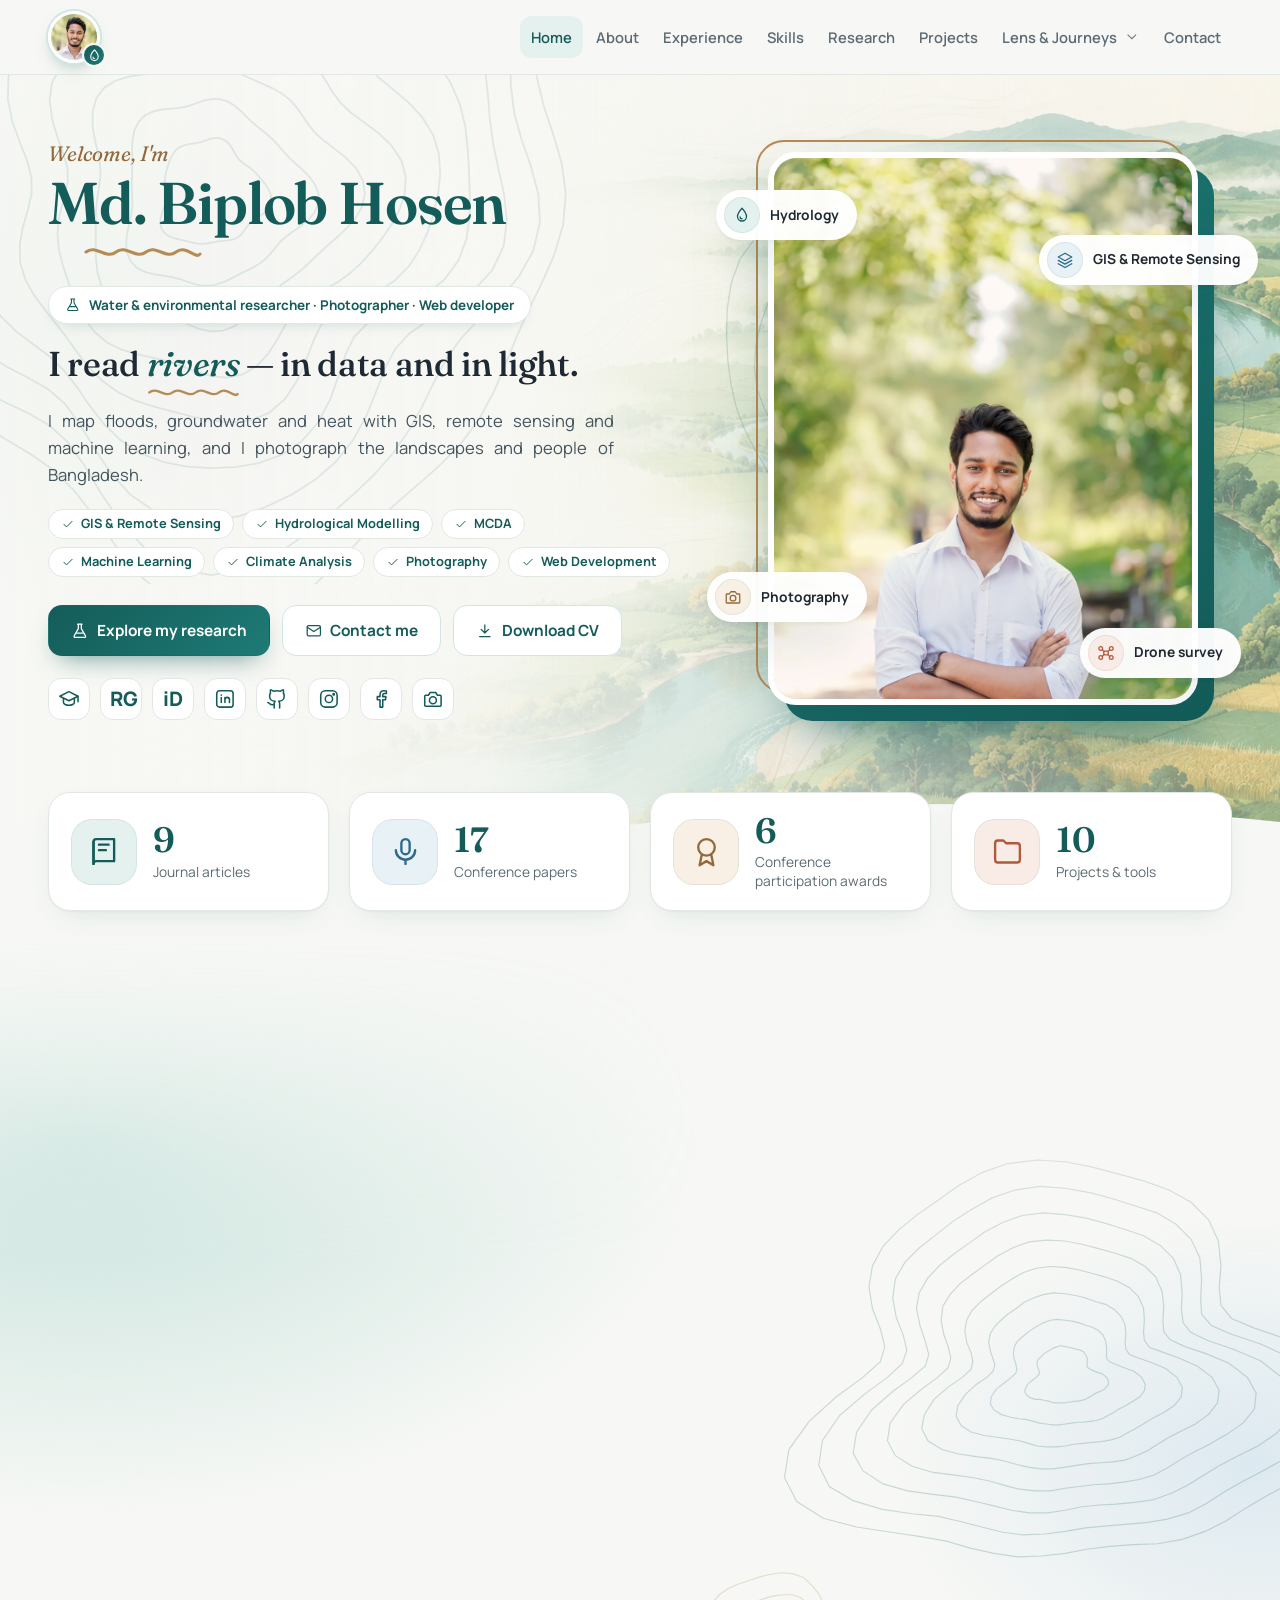
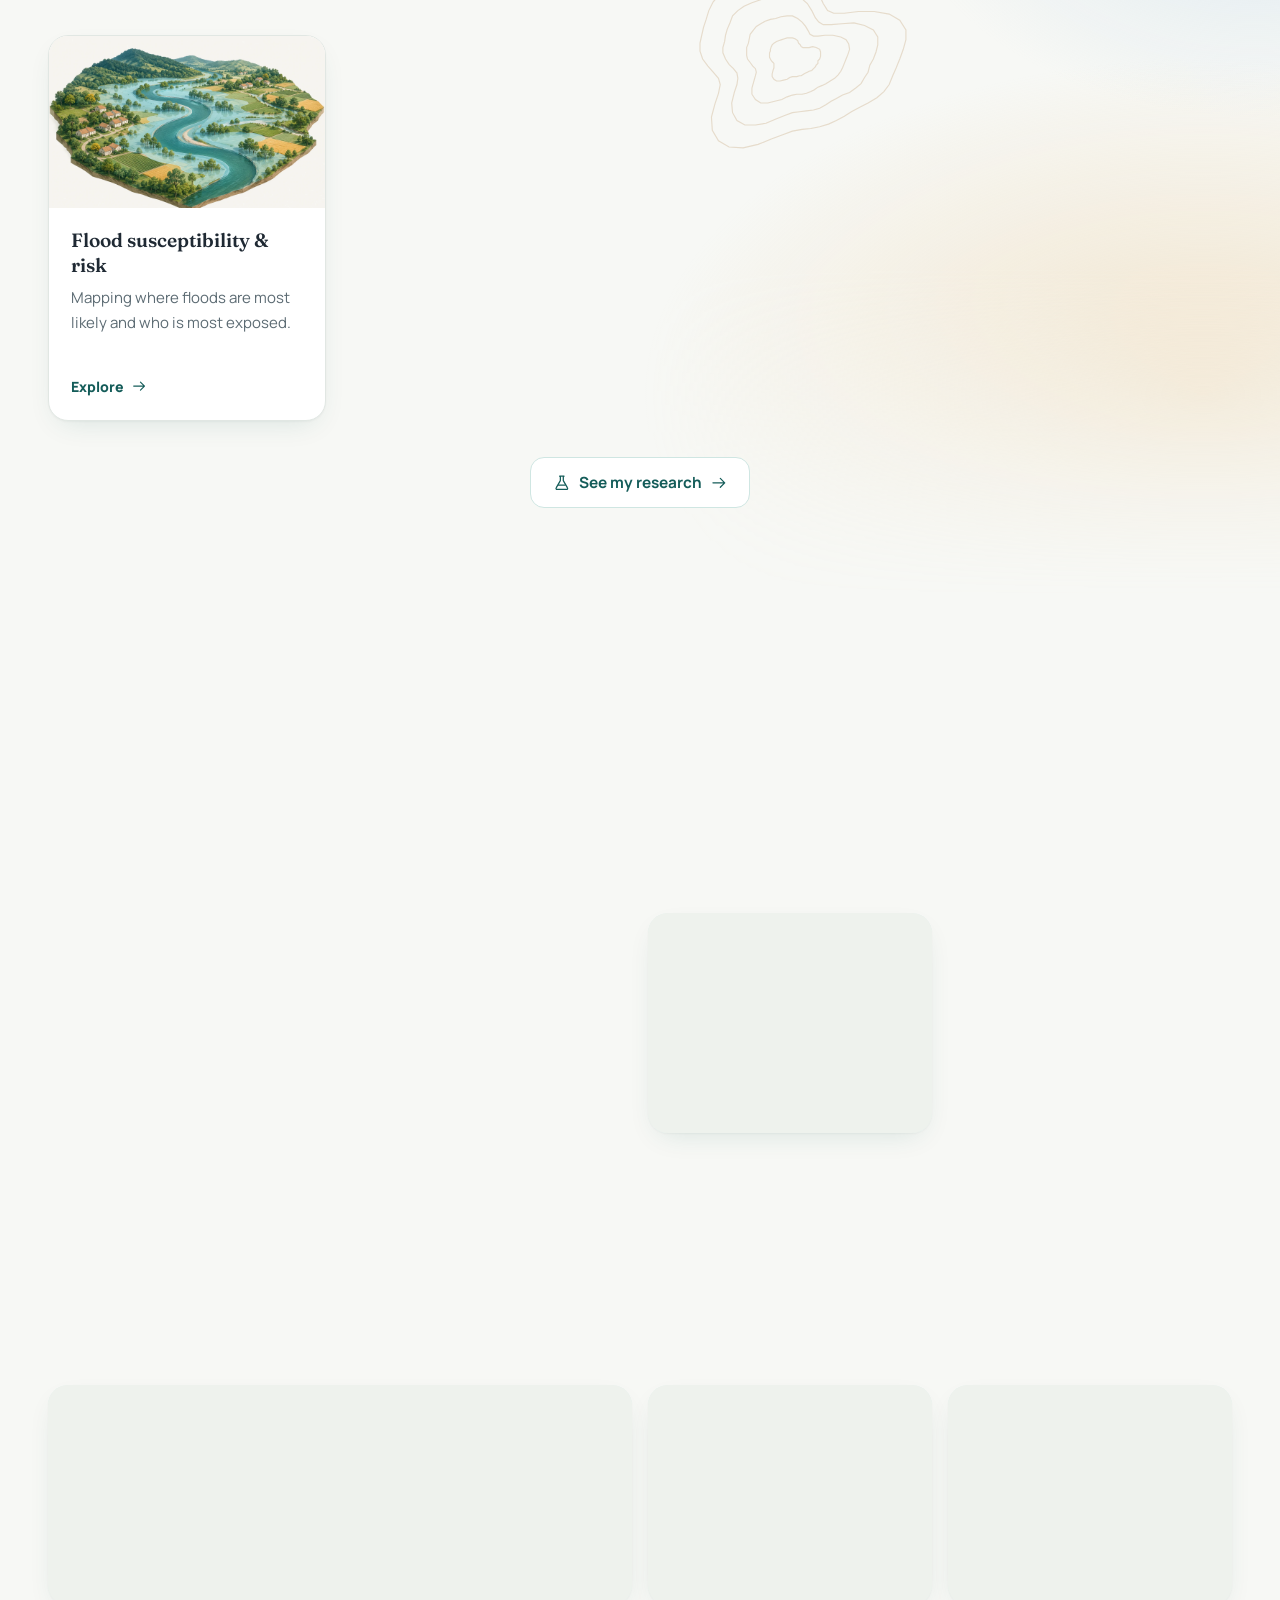
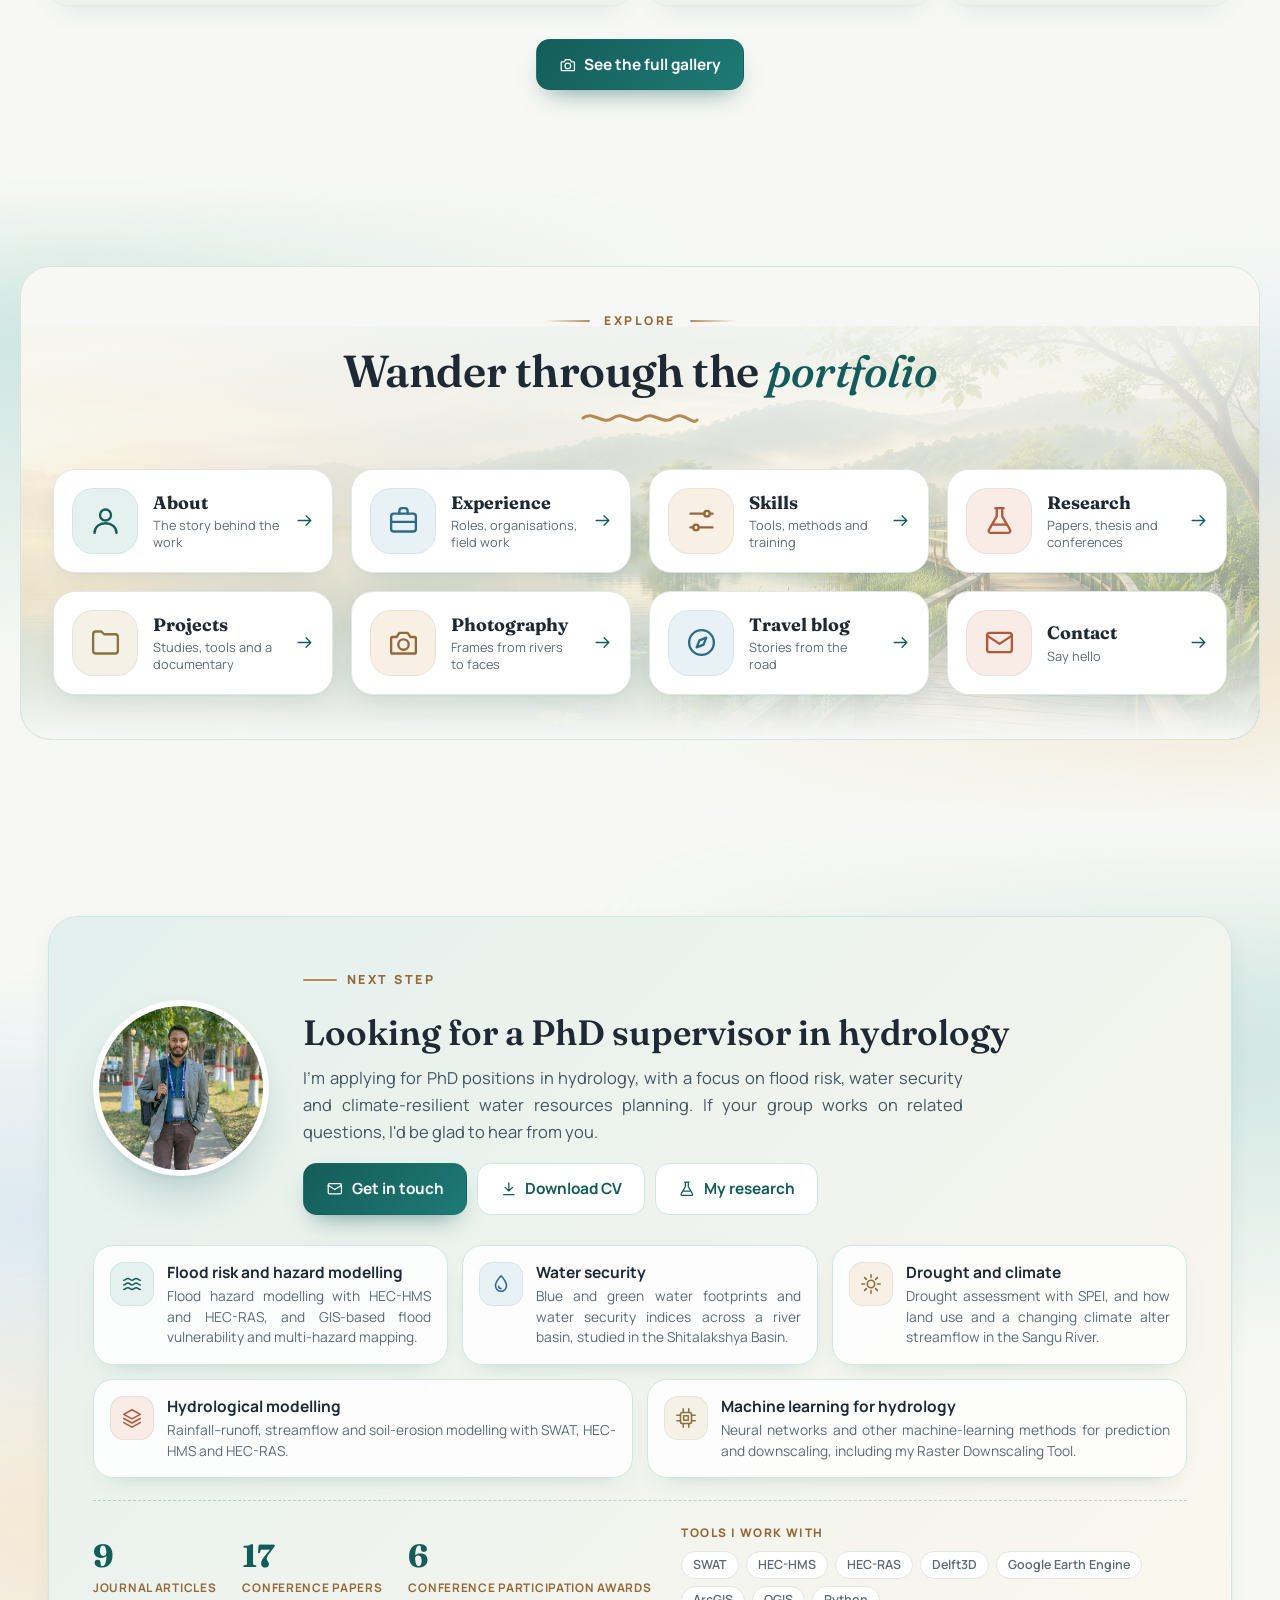
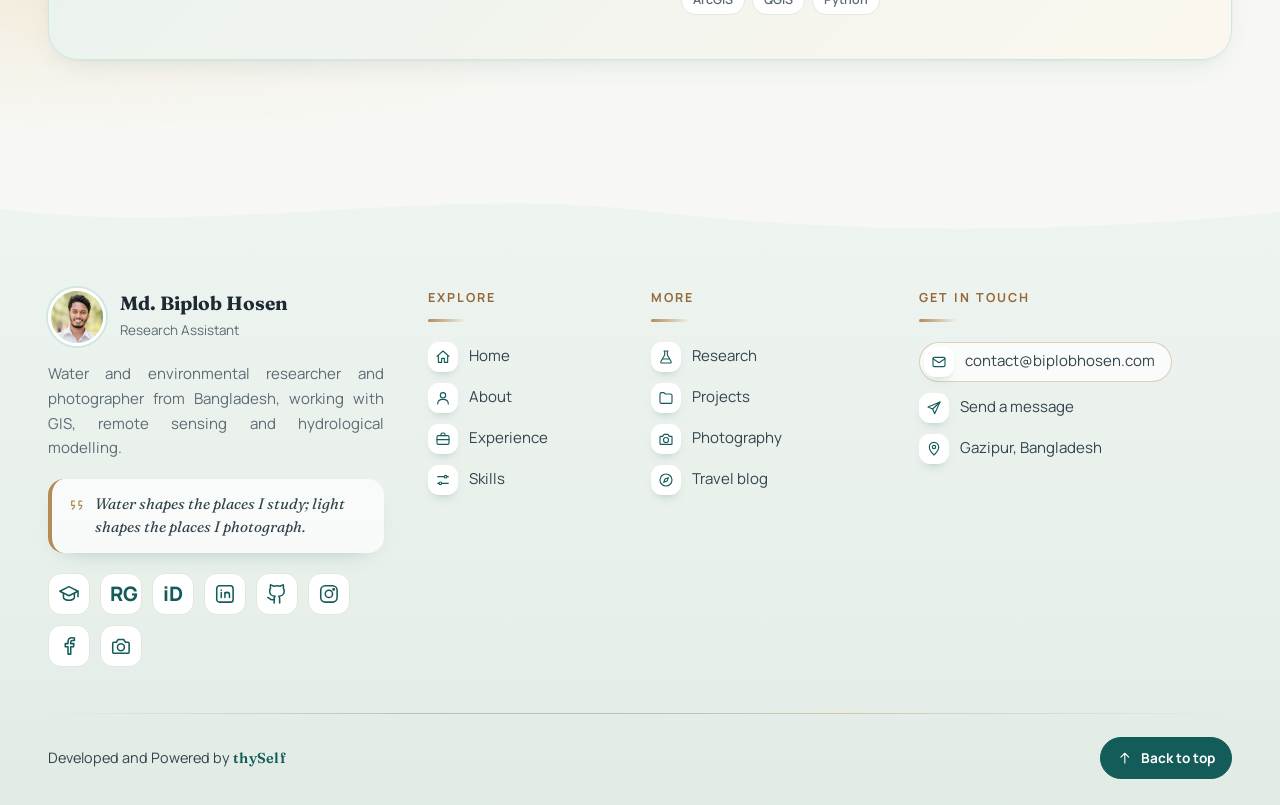
<file: index.html>
<!DOCTYPE html>
<html lang="en">
<head>
<meta charset="utf-8">
<meta name="viewport" content="width=device-width,initial-scale=1">
<title>Md. Biplob Hosen — Water & Environmental Researcher | Photographer</title>
<meta name="description" content="Research Assistant in water and environmental management. GIS, remote sensing and hydrological modelling in Bangladesh. Open to PhD positions.">
<meta property="og:type" content="website">
<meta property="og:title" content="Md. Biplob Hosen — Water & Environmental Researcher | Photographer">
<meta property="og:description" content="Research Assistant in water and environmental management. GIS, remote sensing and hydrological modelling in Bangladesh. Open to PhD positions.">
<meta property="og:image" content="https://biplobhosen.com/photos/og.jpg">
<meta property="og:url" content="https://biplobhosen.com/">
<link rel="canonical" href="https://biplobhosen.com/">
<meta name="twitter:card" content="summary_large_image">
<meta name="theme-color" content="#F7F8F5">
<link rel="icon" type="image/png" sizes="64x64" href="favicon.png">
<link rel="icon" type="image/png" sizes="32x32" href="favicon-32.png">
<link rel="shortcut icon" href="favicon.ico">
<link rel="apple-touch-icon" href="apple-touch-icon.png">
<link rel="preconnect" href="https://fonts.googleapis.com">
<link rel="preconnect" href="https://fonts.gstatic.com" crossorigin>
<link href="https://fonts.googleapis.com/css2?family=Fraunces:ital,opsz,wght@0,9..144,500;0,9..144,600;1,9..144,500&family=Manrope:wght@400;500;600;700;800&family=Noto+Serif+Bengali:wght@400;600&display=swap" rel="stylesheet">
<link rel="stylesheet" href="style.css?v=19">
<link rel="stylesheet" href="upgrade.css?v=19">
<link rel="stylesheet" href="backgrounds.css?v=19">
<script type="application/ld+json">{"@context": "https://schema.org", "@type": "Person", "name": "Md. Biplob Hosen", "jobTitle": "Research Assistant", "email": "mailto:contact@biplobhosen.com", "url": "https://biplobhosen.com/", "address": {"@type": "PostalAddress", "addressLocality": "Gazipur", "addressCountry": "BD"}, "affiliation": {"@type": "CollegeOrUniversity", "name": "Dhaka University of Engineering & Technology"}, "knowsAbout": ["Hydrology", "GIS", "Remote sensing", "Flood risk", "Groundwater", "Web development"], "sameAs": ["https://scholar.google.com/citations?user=9BasENkAAAAJ", "https://orcid.org/0009-0002-4502-288X", "https://www.researchgate.net/profile/Md-Biplob-Hosen-3"]}</script>
</head>
<body data-page="home">
<div id="nav"></div>
<a class="skip-link" href="#app">Skip to content</a>
<main id="app" tabindex="-1"></main>
<div id="foot"></div>
<noscript><p style="padding:40px;text-align:center">Please enable JavaScript to view this site.</p></noscript>
<script src="content.js?v=19"></script>
<script src="visuals.js?v=19"></script>
<script src="art.js?v=19"></script>
<script src="app.js?v=19"></script>
<script src="pages1.js?v=19"></script>
<script src="pages2.js?v=19"></script>
<script src="pages3.js?v=19"></script>
<script src="assets/scenes/manifest.js?v=19"></script>
<script src="backgrounds.js?v=19"></script>
<script src="links.js?v=19"></script>
</body>
</html>
</file>
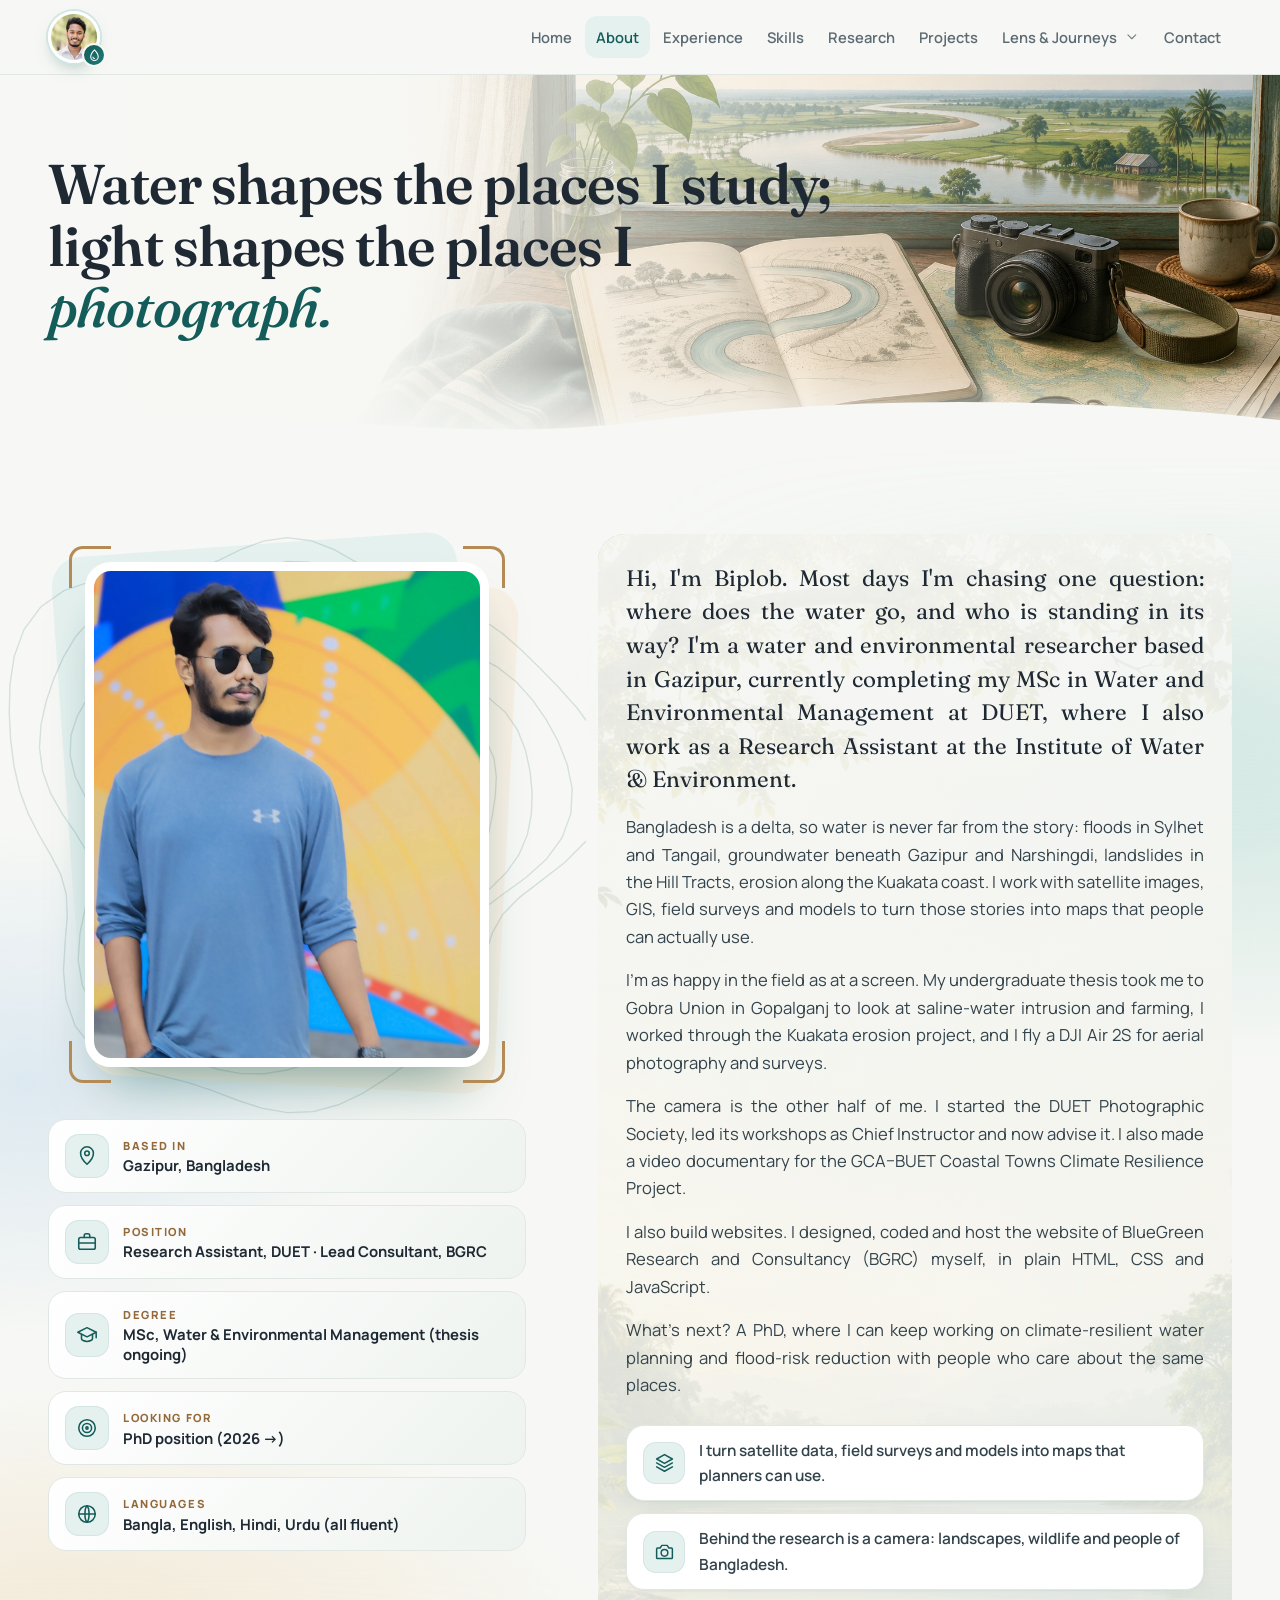
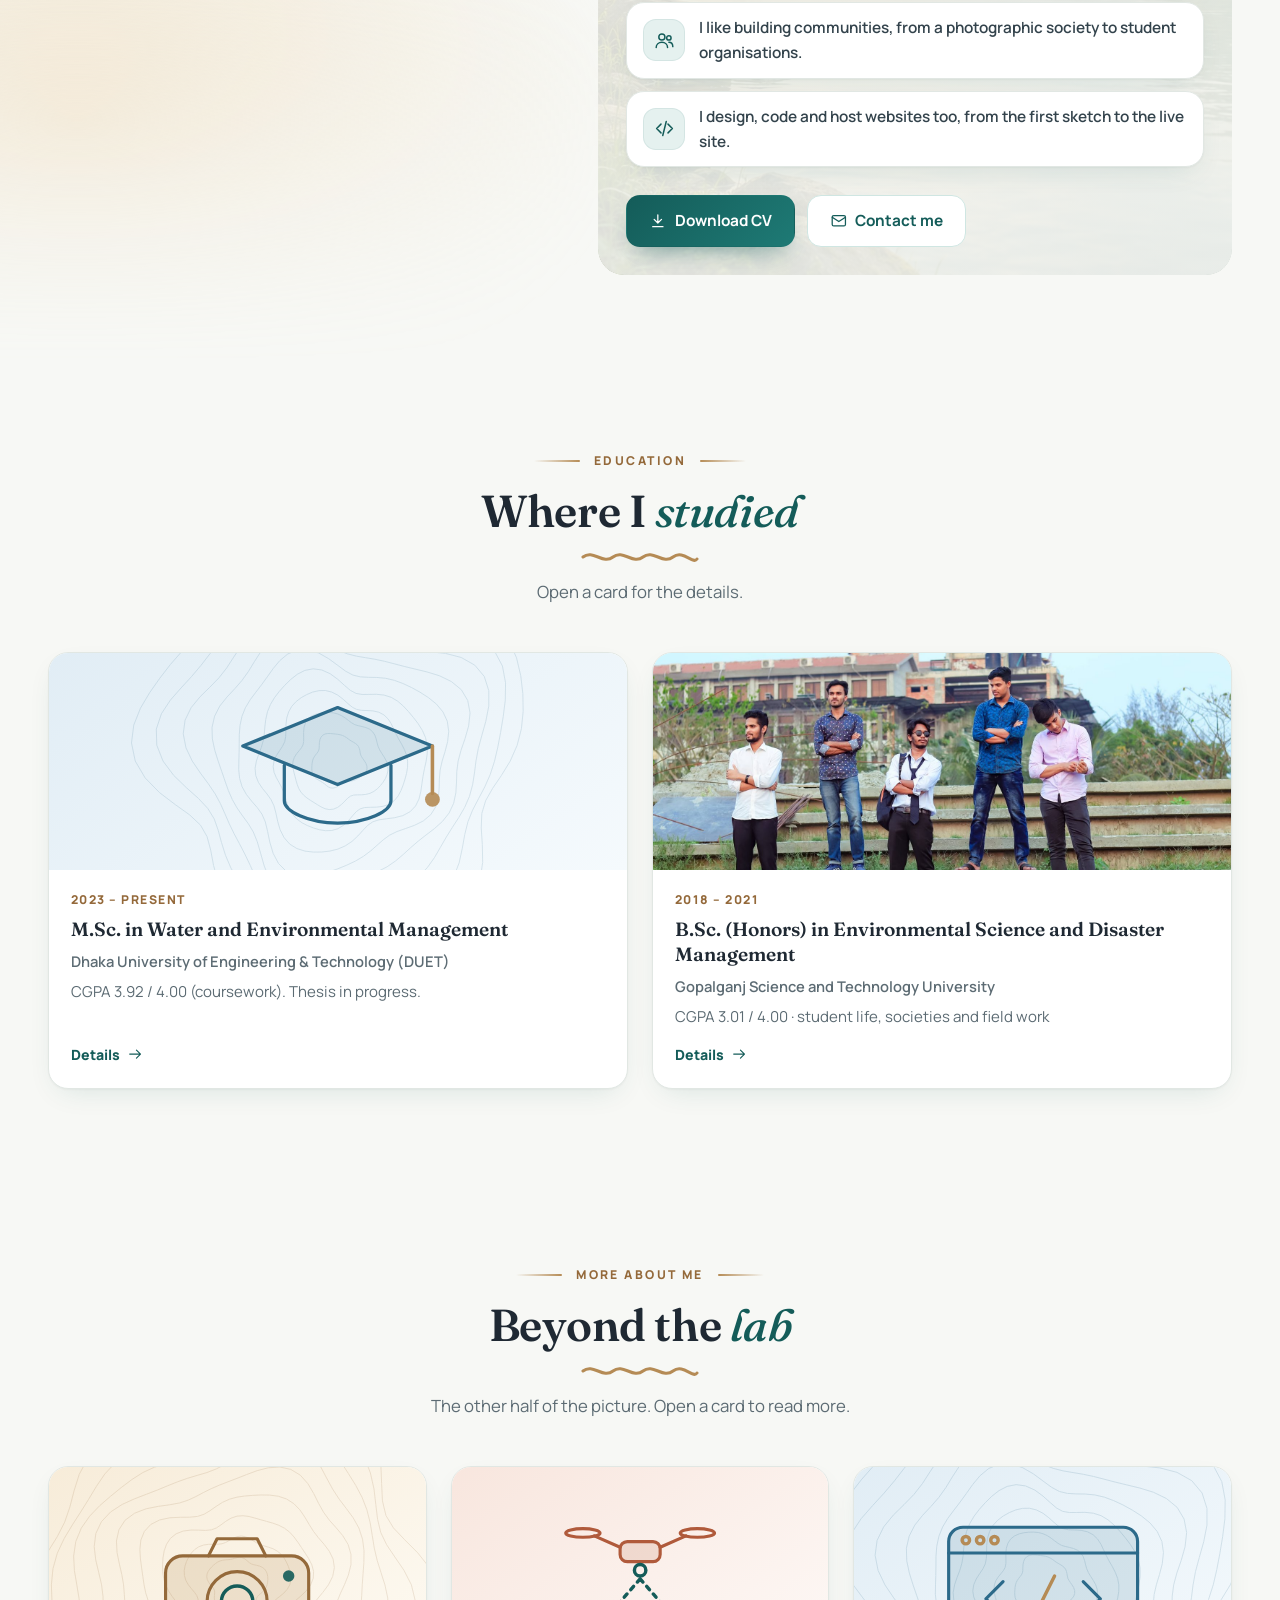
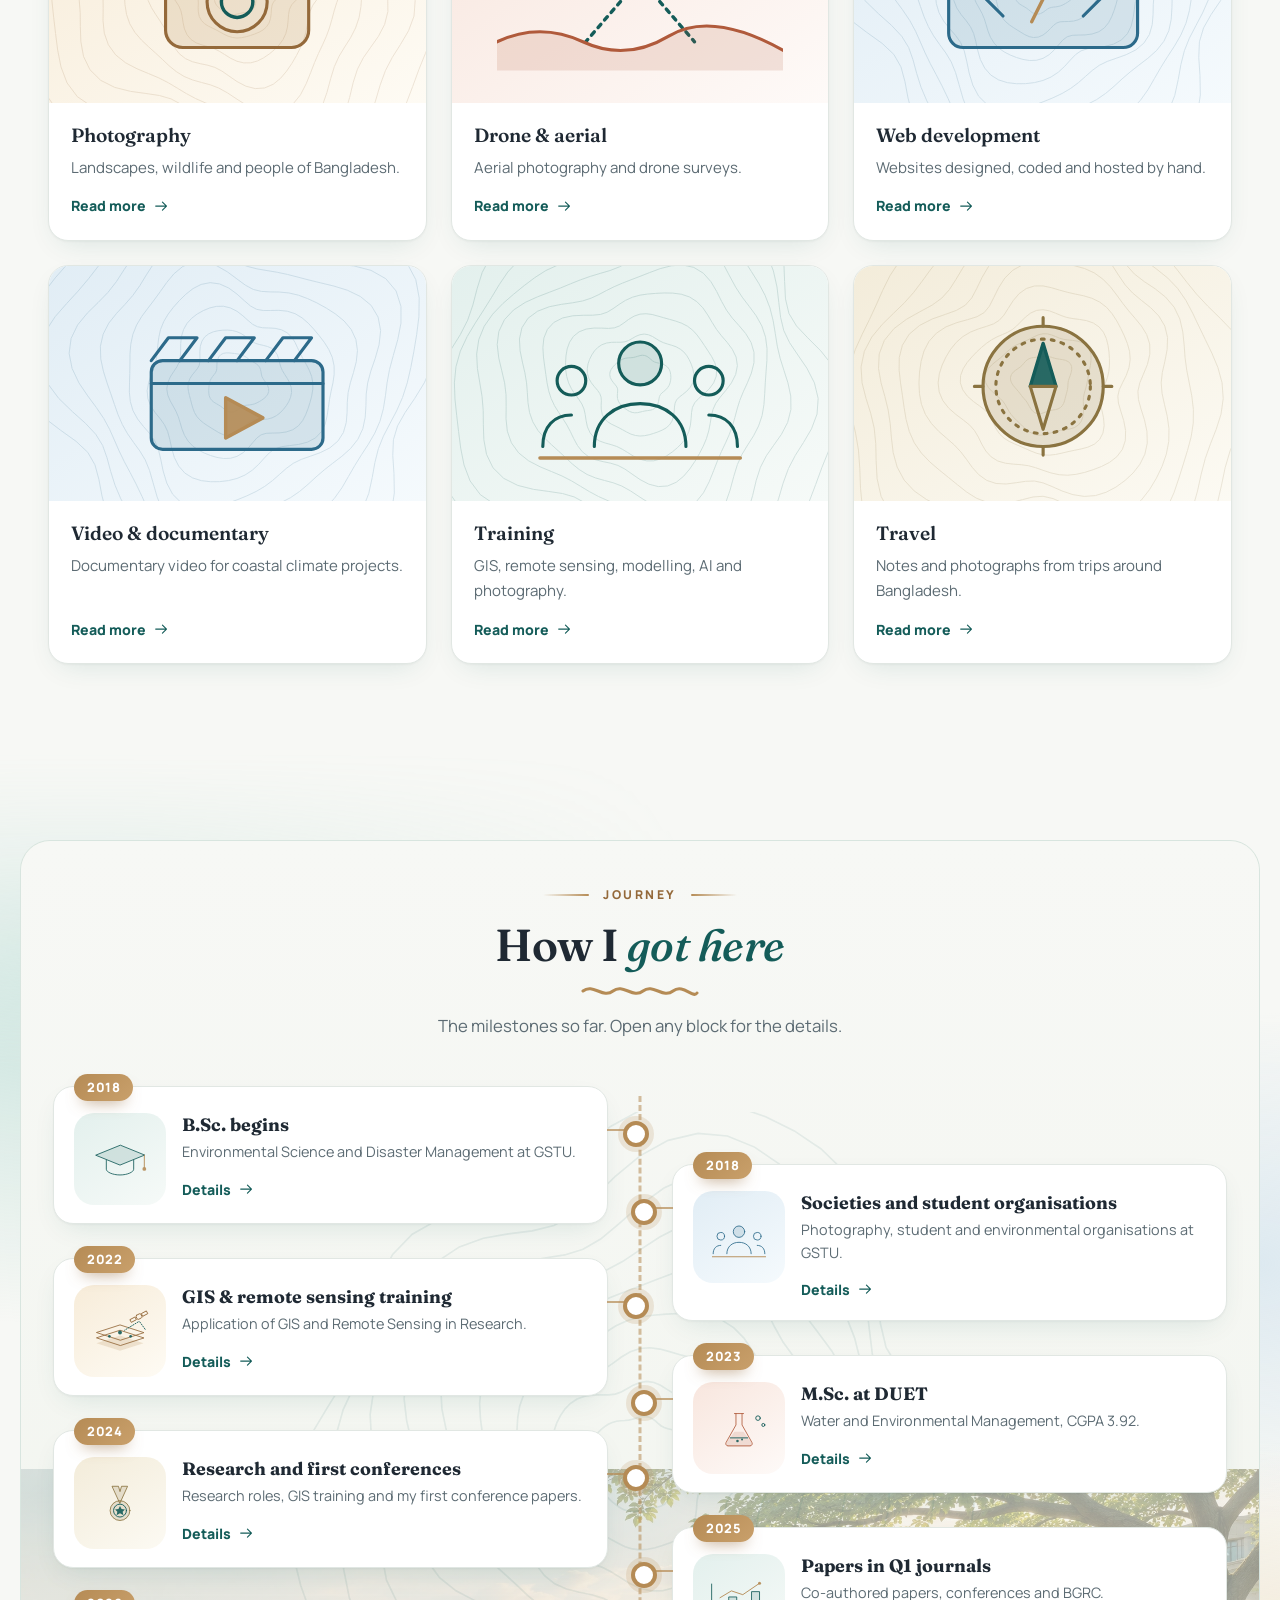
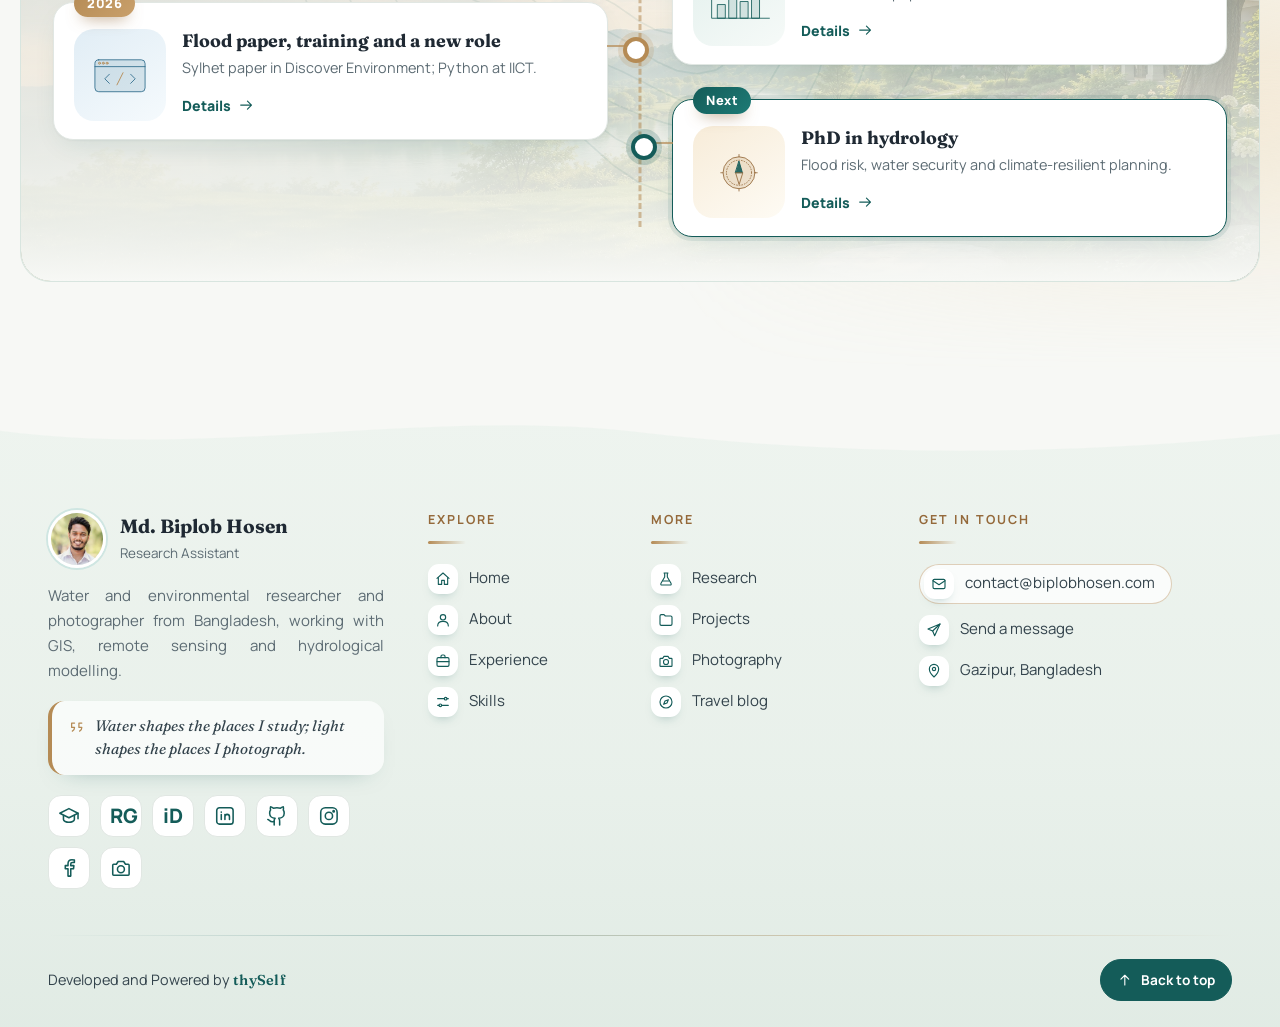
<file: about.html>
<!DOCTYPE html>
<html lang="en">
<head>
<meta charset="utf-8">
<meta name="viewport" content="width=device-width,initial-scale=1">
<title>About — Md. Biplob Hosen</title>
<meta name="description" content="The story, education and journey of Md. Biplob Hosen, water and environmental researcher and photographer from Bangladesh.">
<meta property="og:type" content="website">
<meta property="og:title" content="About — Md. Biplob Hosen">
<meta property="og:description" content="The story, education and journey of Md. Biplob Hosen, water and environmental researcher and photographer from Bangladesh.">
<meta property="og:image" content="https://biplobhosen.com/photos/og.jpg">
<meta property="og:url" content="https://biplobhosen.com/about">
<link rel="canonical" href="https://biplobhosen.com/about">
<meta name="twitter:card" content="summary_large_image">
<meta name="theme-color" content="#F7F8F5">
<link rel="icon" type="image/png" sizes="64x64" href="favicon.png">
<link rel="icon" type="image/png" sizes="32x32" href="favicon-32.png">
<link rel="shortcut icon" href="favicon.ico">
<link rel="apple-touch-icon" href="apple-touch-icon.png">
<link rel="preconnect" href="https://fonts.googleapis.com">
<link rel="preconnect" href="https://fonts.gstatic.com" crossorigin>
<link href="https://fonts.googleapis.com/css2?family=Fraunces:ital,opsz,wght@0,9..144,500;0,9..144,600;1,9..144,500&family=Manrope:wght@400;500;600;700;800&family=Noto+Serif+Bengali:wght@400;600&display=swap" rel="stylesheet">
<link rel="stylesheet" href="style.css?v=19">
<link rel="stylesheet" href="upgrade.css?v=19">
<link rel="stylesheet" href="backgrounds.css?v=19">
<script type="application/ld+json">{"@context": "https://schema.org", "@type": "Person", "name": "Md. Biplob Hosen", "jobTitle": "Research Assistant", "email": "mailto:contact@biplobhosen.com", "url": "https://biplobhosen.com/", "address": {"@type": "PostalAddress", "addressLocality": "Gazipur", "addressCountry": "BD"}, "affiliation": {"@type": "CollegeOrUniversity", "name": "Dhaka University of Engineering & Technology"}, "knowsAbout": ["Hydrology", "GIS", "Remote sensing", "Flood risk", "Groundwater", "Web development"], "sameAs": ["https://scholar.google.com/citations?user=9BasENkAAAAJ", "https://orcid.org/0009-0002-4502-288X", "https://www.researchgate.net/profile/Md-Biplob-Hosen-3"]}</script>
</head>
<body data-page="about">
<div id="nav"></div>
<a class="skip-link" href="#app">Skip to content</a>
<main id="app" tabindex="-1"></main>
<div id="foot"></div>
<noscript><p style="padding:40px;text-align:center">Please enable JavaScript to view this site.</p></noscript>
<script src="content.js?v=19"></script>
<script src="visuals.js?v=19"></script>
<script src="art.js?v=19"></script>
<script src="app.js?v=19"></script>
<script src="pages1.js?v=19"></script>
<script src="pages2.js?v=19"></script>
<script src="pages3.js?v=19"></script>
<script src="assets/scenes/manifest.js?v=19"></script>
<script src="backgrounds.js?v=19"></script>
<script src="links.js?v=19"></script>
</body>
</html>
</file>
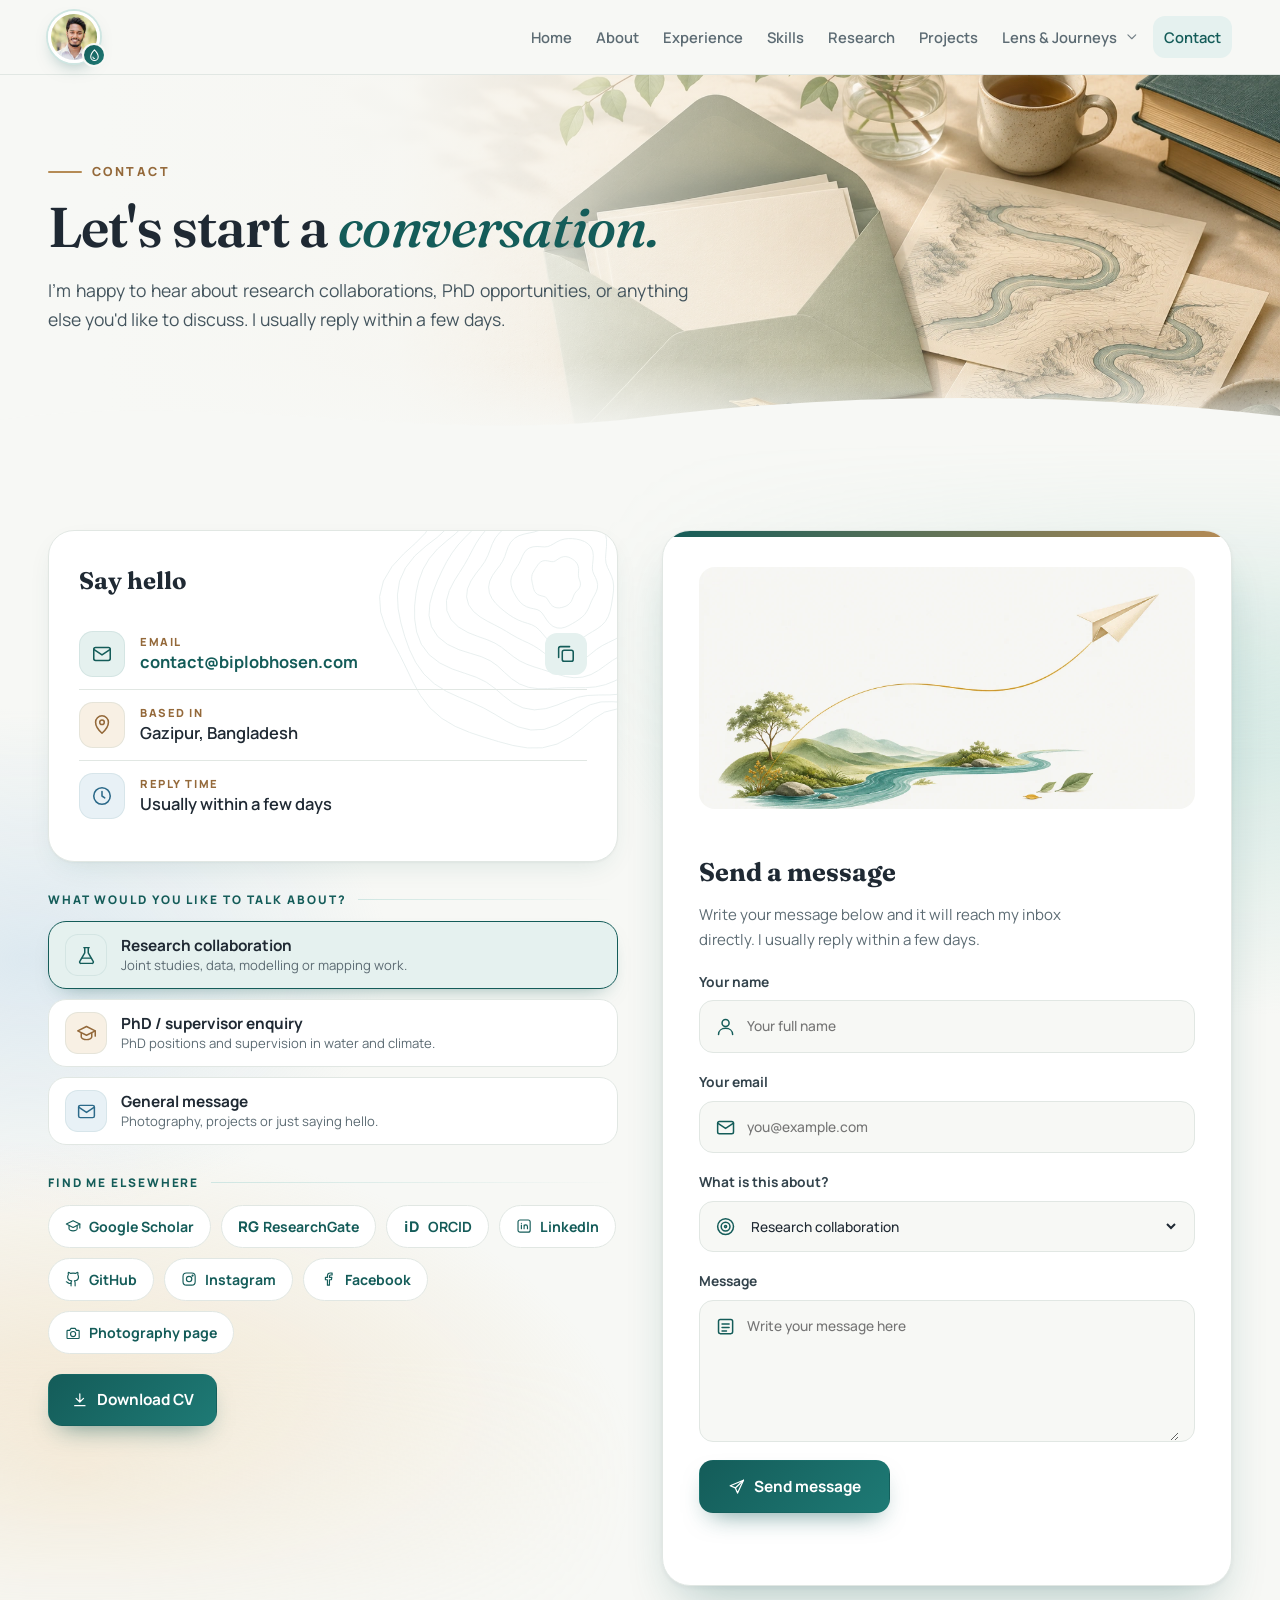
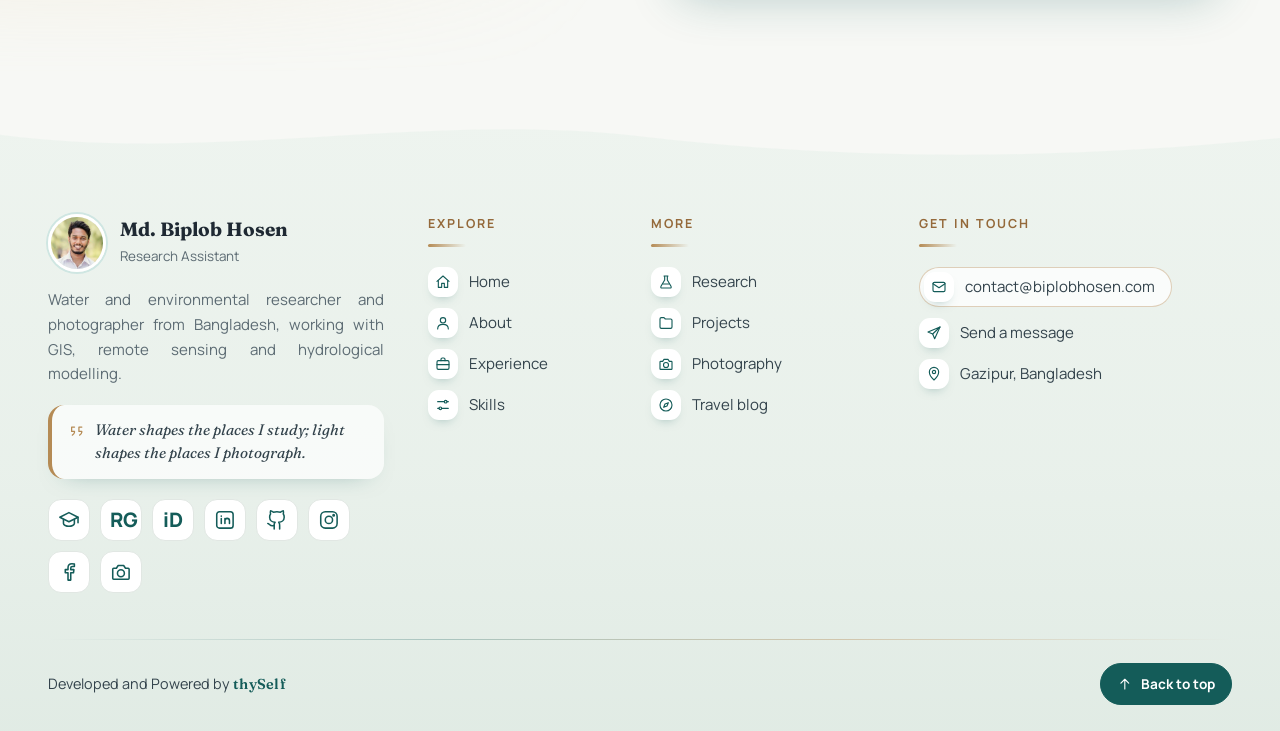
<file: contact.html>
<!DOCTYPE html>
<html lang="en">
<head>
<meta charset="utf-8">
<meta name="viewport" content="width=device-width,initial-scale=1">
<title>Contact — Md. Biplob Hosen</title>
<meta name="description" content="Get in touch about research collaboration, PhD opportunities or general enquiries.">
<meta property="og:type" content="website">
<meta property="og:title" content="Contact — Md. Biplob Hosen">
<meta property="og:description" content="Get in touch about research collaboration, PhD opportunities or general enquiries.">
<meta property="og:image" content="https://biplobhosen.com/photos/og.jpg">
<meta property="og:url" content="https://biplobhosen.com/contact">
<link rel="canonical" href="https://biplobhosen.com/contact">
<meta name="twitter:card" content="summary_large_image">
<meta name="theme-color" content="#F7F8F5">
<link rel="icon" type="image/png" sizes="64x64" href="favicon.png">
<link rel="icon" type="image/png" sizes="32x32" href="favicon-32.png">
<link rel="shortcut icon" href="favicon.ico">
<link rel="apple-touch-icon" href="apple-touch-icon.png">
<link rel="preconnect" href="https://fonts.googleapis.com">
<link rel="preconnect" href="https://fonts.gstatic.com" crossorigin>
<link href="https://fonts.googleapis.com/css2?family=Fraunces:ital,opsz,wght@0,9..144,500;0,9..144,600;1,9..144,500&family=Manrope:wght@400;500;600;700;800&family=Noto+Serif+Bengali:wght@400;600&display=swap" rel="stylesheet">
<link rel="stylesheet" href="style.css?v=19">
<link rel="stylesheet" href="upgrade.css?v=19">
<link rel="stylesheet" href="backgrounds.css?v=19">
<script type="application/ld+json">{"@context": "https://schema.org", "@type": "Person", "name": "Md. Biplob Hosen", "jobTitle": "Research Assistant", "email": "mailto:contact@biplobhosen.com", "url": "https://biplobhosen.com/", "address": {"@type": "PostalAddress", "addressLocality": "Gazipur", "addressCountry": "BD"}, "affiliation": {"@type": "CollegeOrUniversity", "name": "Dhaka University of Engineering & Technology"}, "knowsAbout": ["Hydrology", "GIS", "Remote sensing", "Flood risk", "Groundwater", "Web development"], "sameAs": ["https://scholar.google.com/citations?user=9BasENkAAAAJ", "https://orcid.org/0009-0002-4502-288X", "https://www.researchgate.net/profile/Md-Biplob-Hosen-3"]}</script>
</head>
<body data-page="contact">
<div id="nav"></div>
<a class="skip-link" href="#app">Skip to content</a>
<main id="app" tabindex="-1"></main>
<div id="foot"></div>
<noscript><p style="padding:40px;text-align:center">Please enable JavaScript to view this site.</p></noscript>
<script src="content.js?v=19"></script>
<script src="visuals.js?v=19"></script>
<script src="art.js?v=19"></script>
<script src="app.js?v=19"></script>
<script src="pages1.js?v=19"></script>
<script src="pages2.js?v=19"></script>
<script src="pages3.js?v=19"></script>
<script src="assets/scenes/manifest.js?v=19"></script>
<script src="backgrounds.js?v=19"></script>
<script src="links.js?v=19"></script>
</body>
</html>
</file>
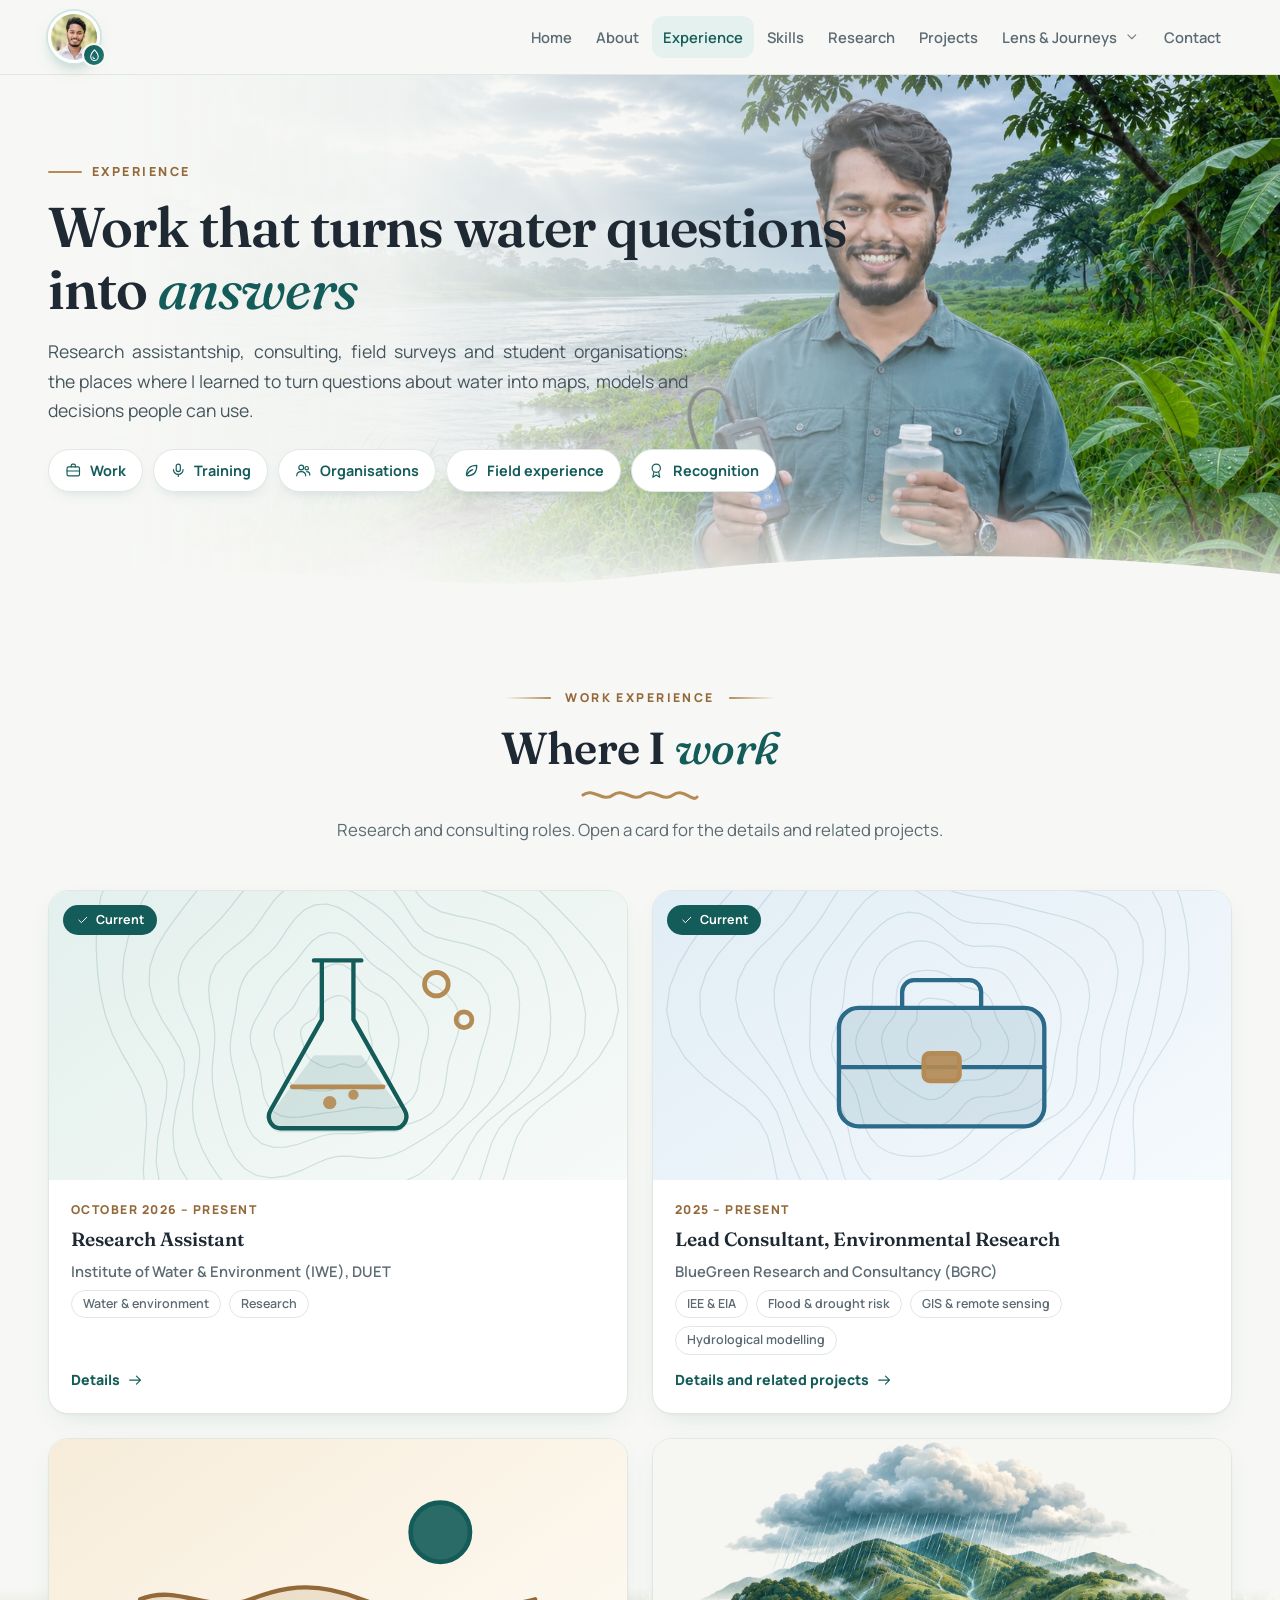
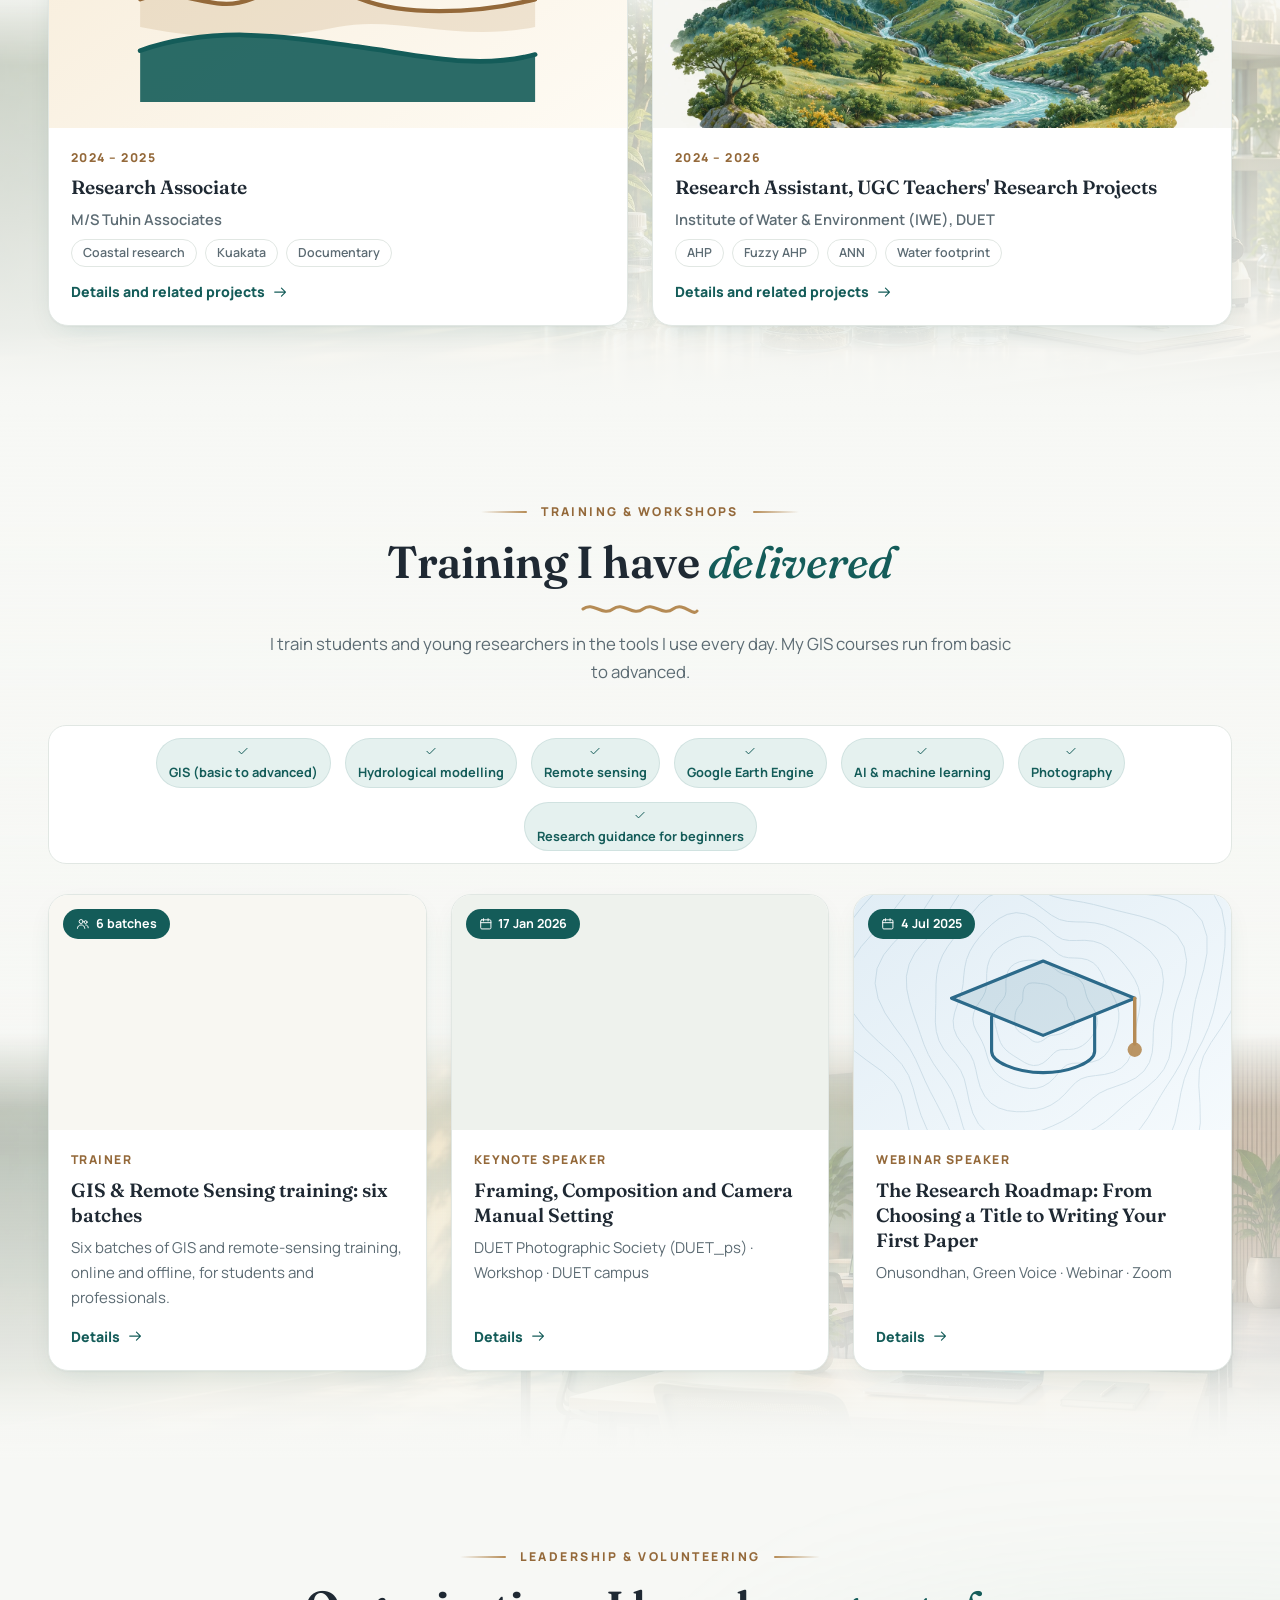
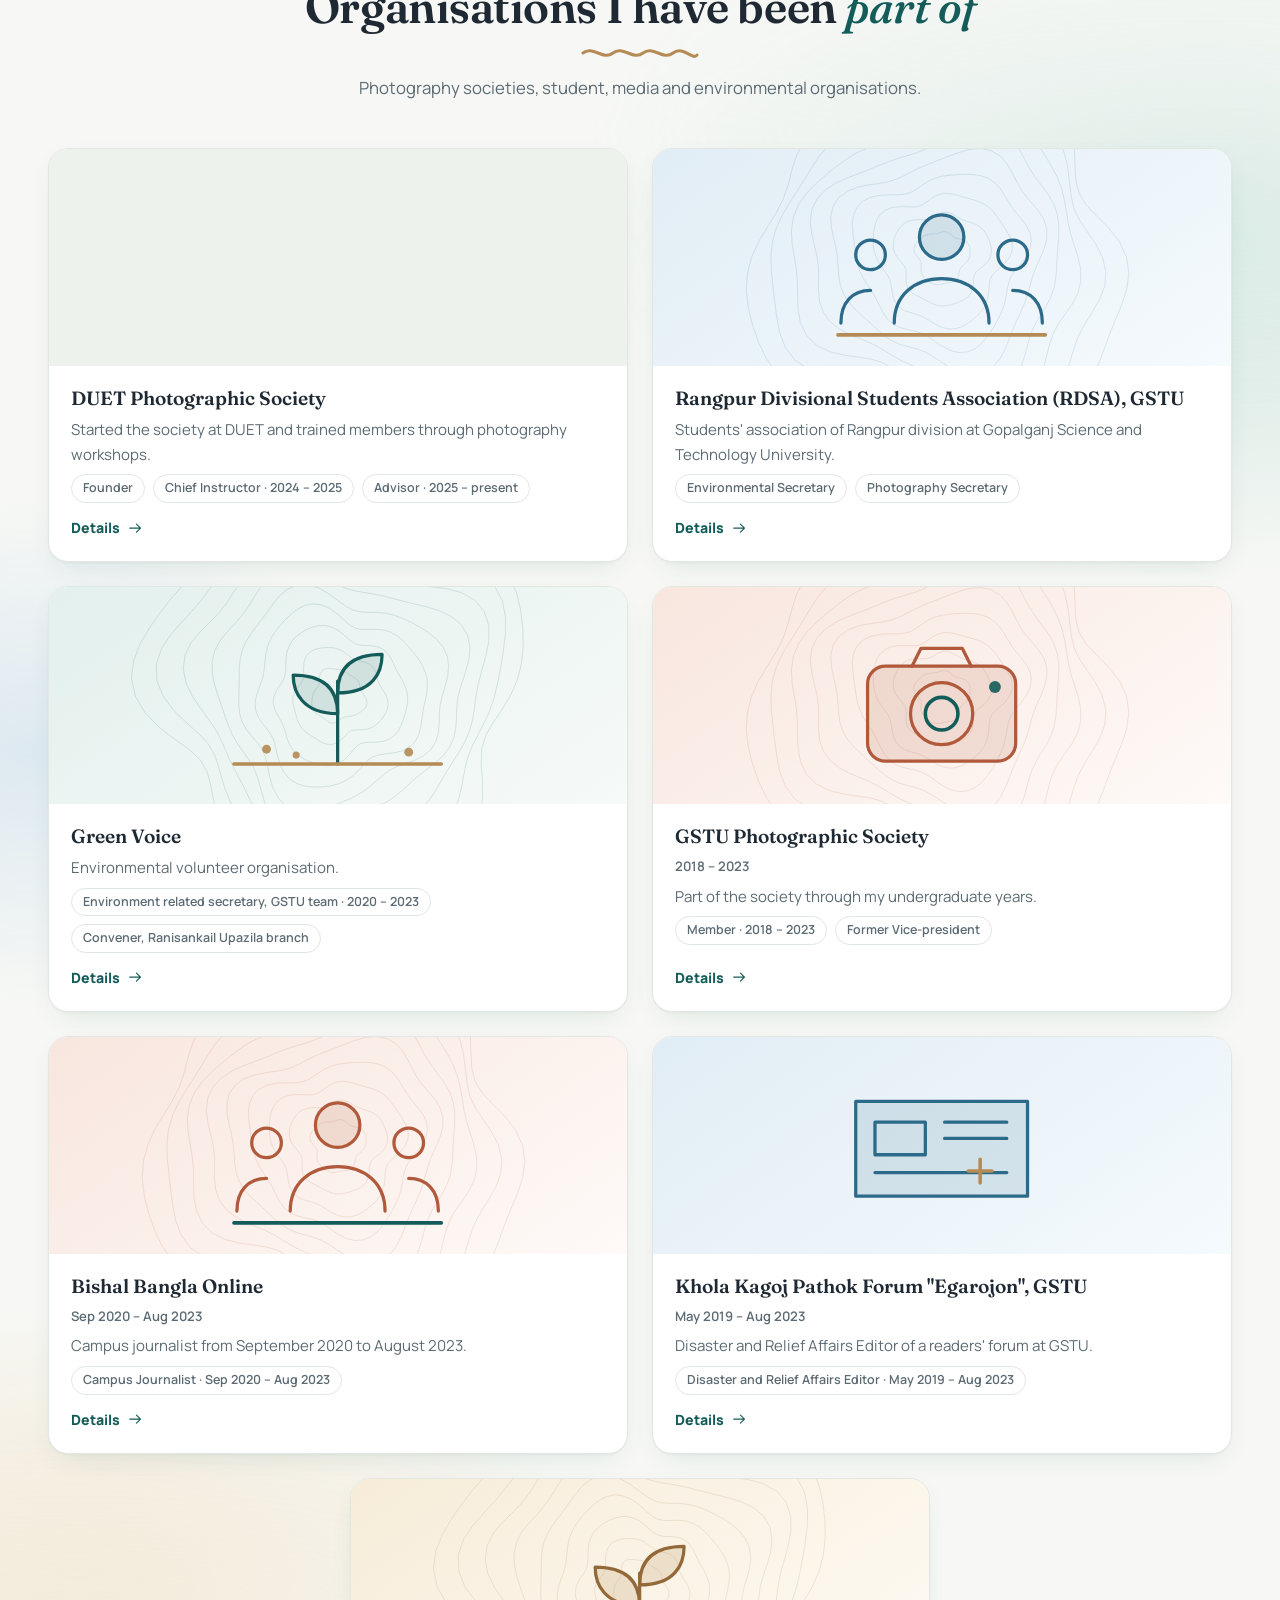
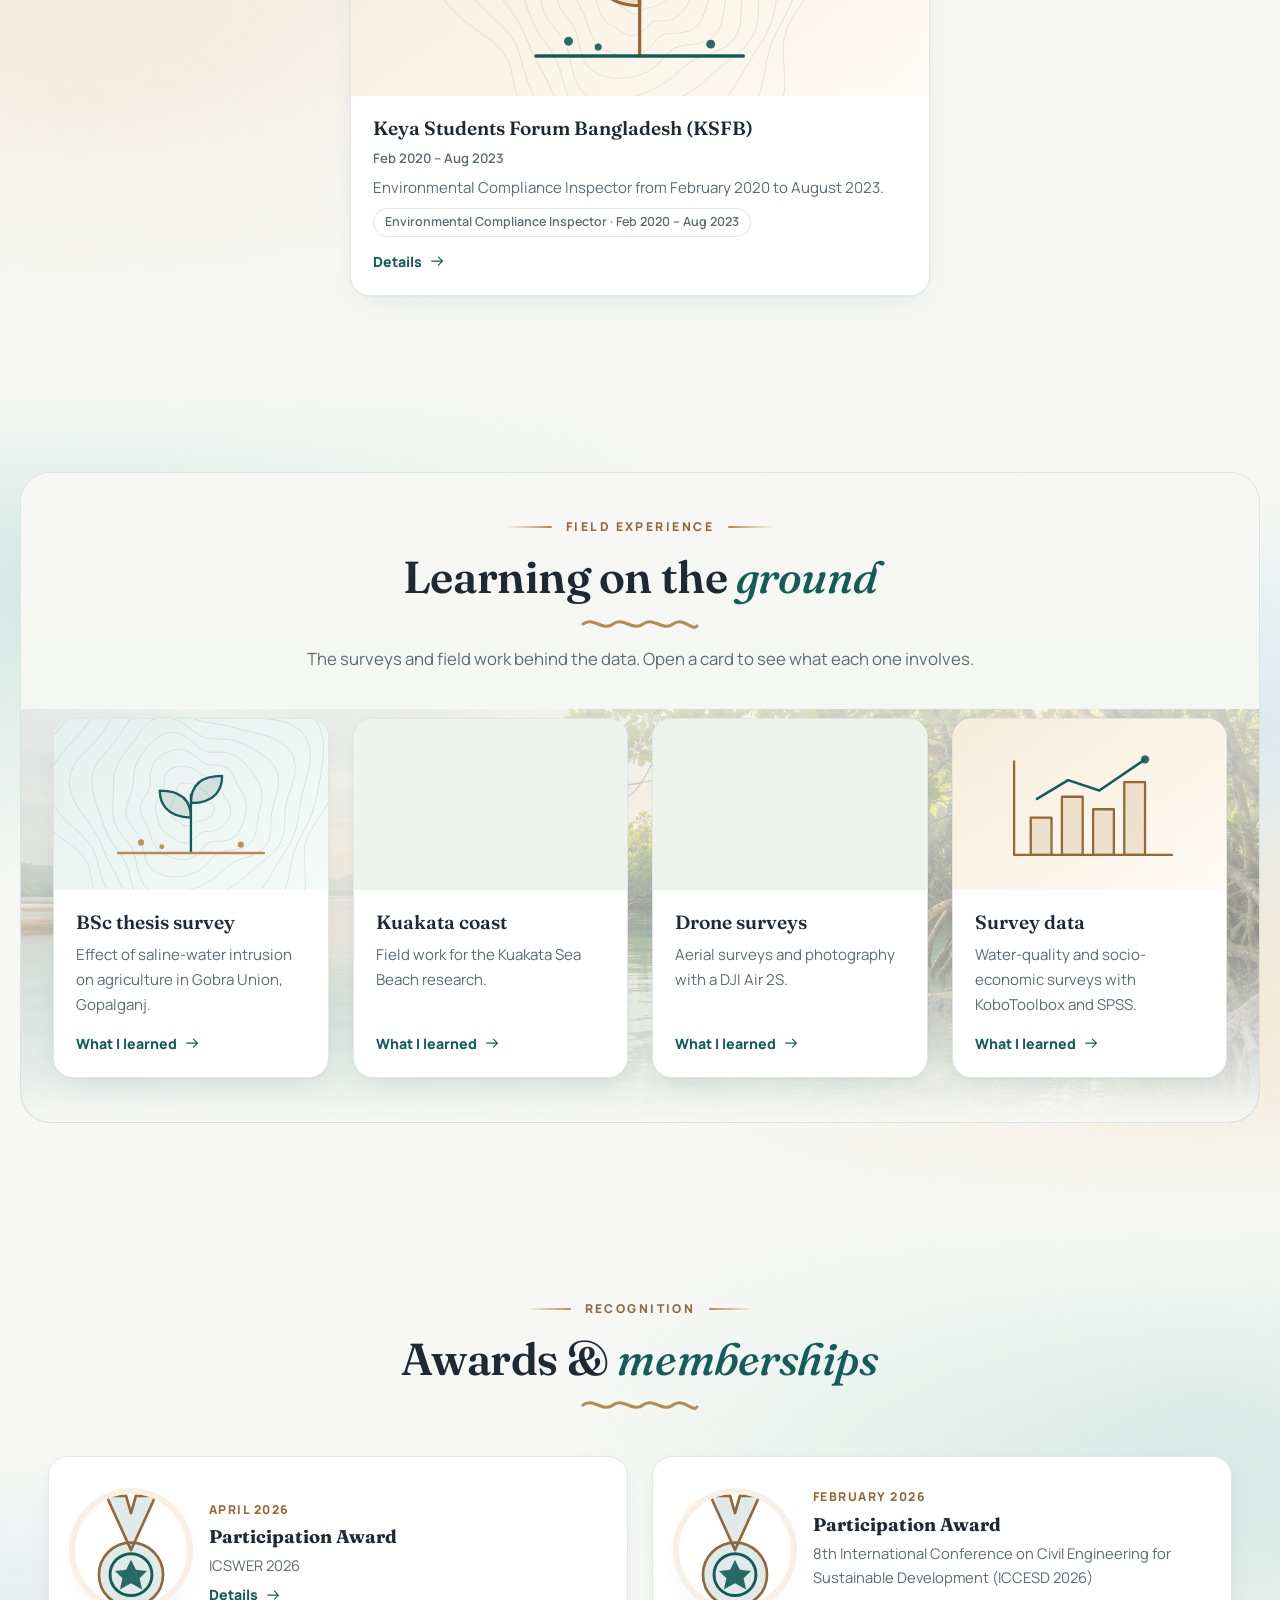
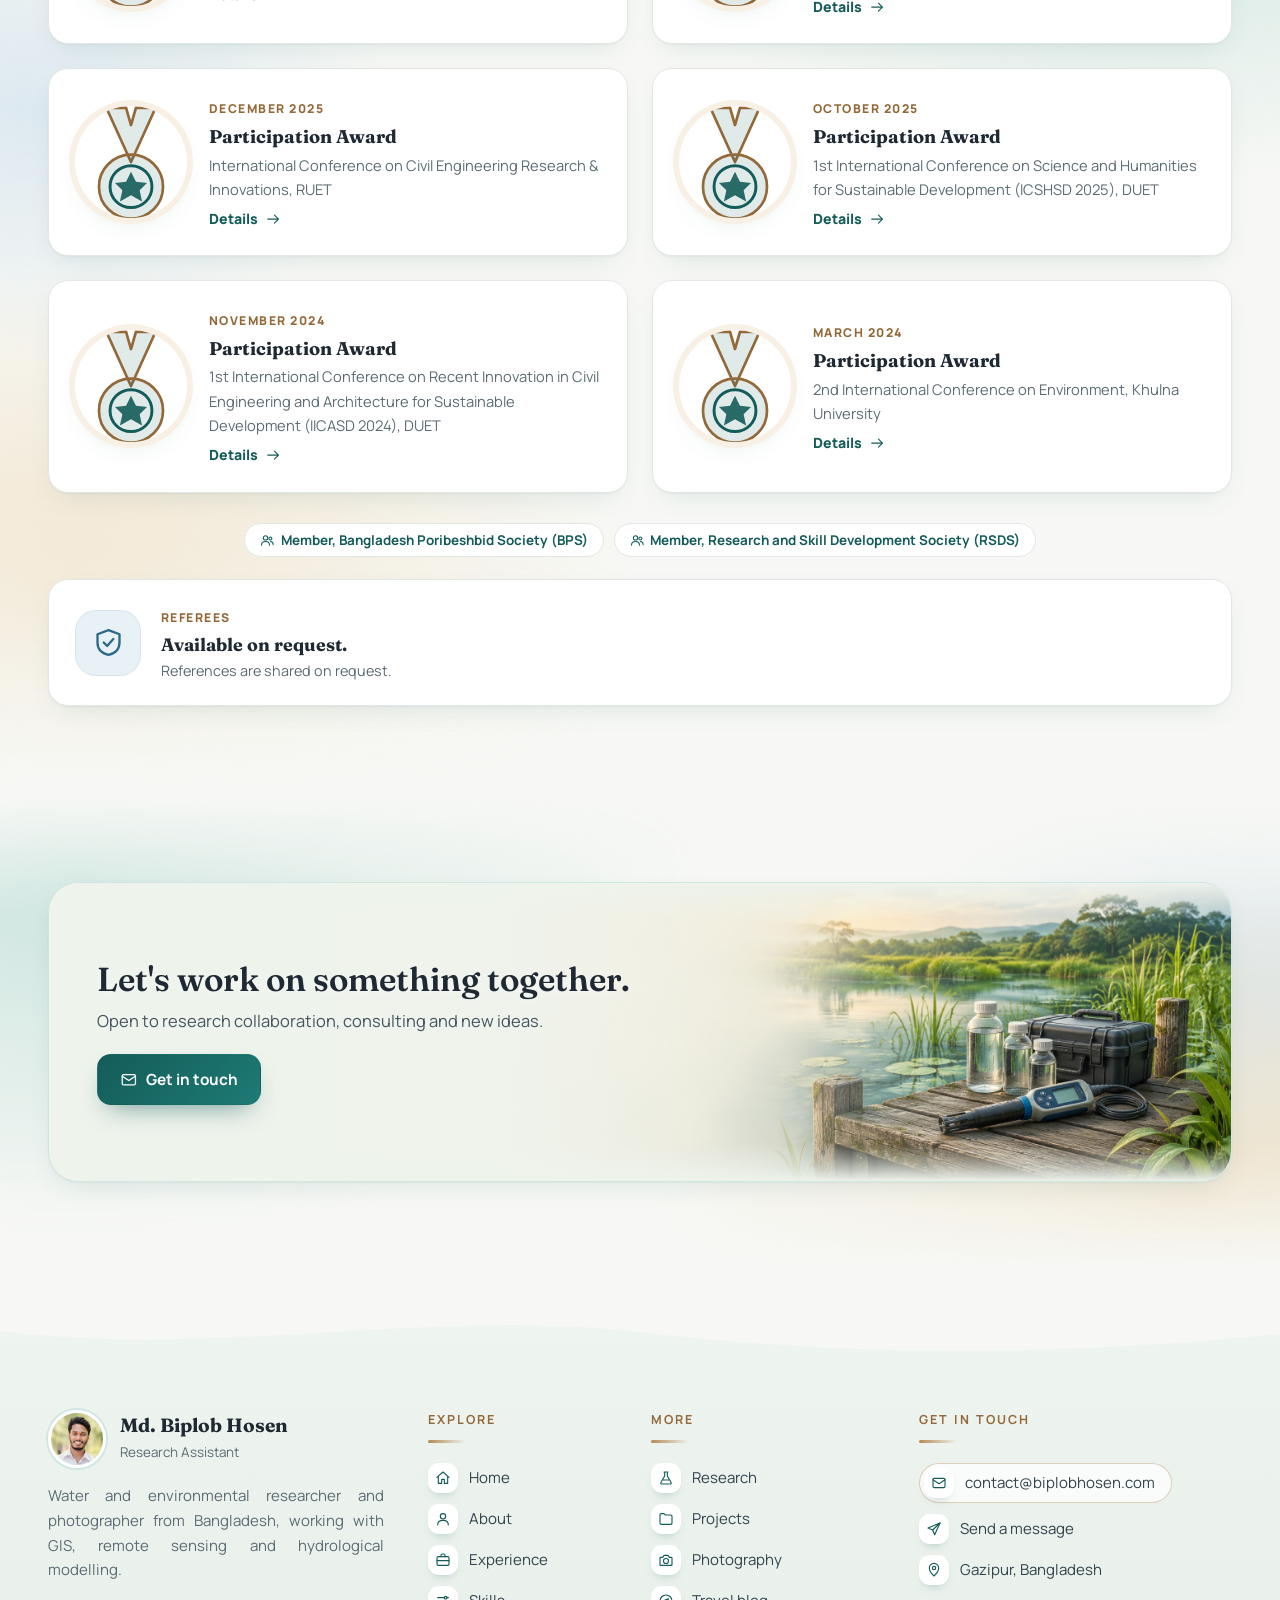
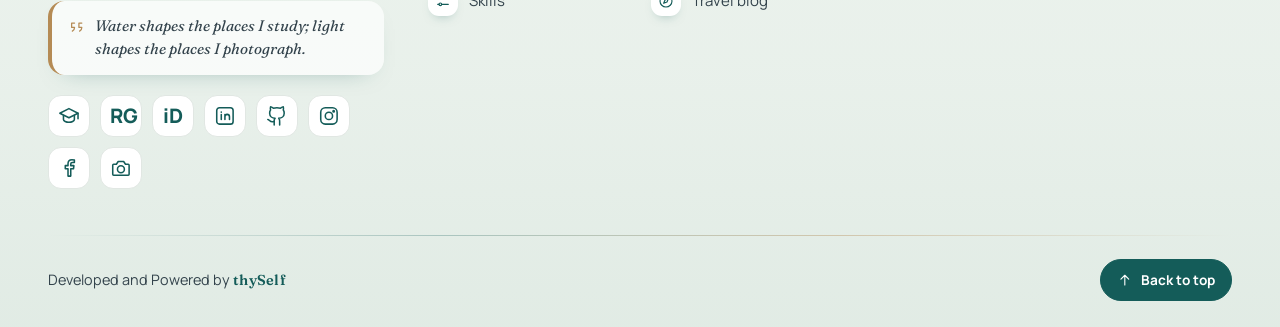
<file: experience.html>
<!DOCTYPE html>
<html lang="en">
<head>
<meta charset="utf-8">
<meta name="viewport" content="width=device-width,initial-scale=1">
<title>Experience — Md. Biplob Hosen</title>
<meta name="description" content="Work experience, organisations, field experience and awards of Md. Biplob Hosen.">
<meta property="og:type" content="website">
<meta property="og:title" content="Experience — Md. Biplob Hosen">
<meta property="og:description" content="Work experience, organisations, field experience and awards of Md. Biplob Hosen.">
<meta property="og:image" content="https://biplobhosen.com/photos/og.jpg">
<meta property="og:url" content="https://biplobhosen.com/experience">
<link rel="canonical" href="https://biplobhosen.com/experience">
<meta name="twitter:card" content="summary_large_image">
<meta name="theme-color" content="#F7F8F5">
<link rel="icon" type="image/png" sizes="64x64" href="favicon.png">
<link rel="icon" type="image/png" sizes="32x32" href="favicon-32.png">
<link rel="shortcut icon" href="favicon.ico">
<link rel="apple-touch-icon" href="apple-touch-icon.png">
<link rel="preconnect" href="https://fonts.googleapis.com">
<link rel="preconnect" href="https://fonts.gstatic.com" crossorigin>
<link href="https://fonts.googleapis.com/css2?family=Fraunces:ital,opsz,wght@0,9..144,500;0,9..144,600;1,9..144,500&family=Manrope:wght@400;500;600;700;800&family=Noto+Serif+Bengali:wght@400;600&display=swap" rel="stylesheet">
<link rel="stylesheet" href="style.css?v=19">
<link rel="stylesheet" href="upgrade.css?v=19">
<link rel="stylesheet" href="backgrounds.css?v=19">
<script type="application/ld+json">{"@context": "https://schema.org", "@type": "Person", "name": "Md. Biplob Hosen", "jobTitle": "Research Assistant", "email": "mailto:contact@biplobhosen.com", "url": "https://biplobhosen.com/", "address": {"@type": "PostalAddress", "addressLocality": "Gazipur", "addressCountry": "BD"}, "affiliation": {"@type": "CollegeOrUniversity", "name": "Dhaka University of Engineering & Technology"}, "knowsAbout": ["Hydrology", "GIS", "Remote sensing", "Flood risk", "Groundwater", "Web development"], "sameAs": ["https://scholar.google.com/citations?user=9BasENkAAAAJ", "https://orcid.org/0009-0002-4502-288X", "https://www.researchgate.net/profile/Md-Biplob-Hosen-3"]}</script>
</head>
<body data-page="experience">
<div id="nav"></div>
<a class="skip-link" href="#app">Skip to content</a>
<main id="app" tabindex="-1"></main>
<div id="foot"></div>
<noscript><p style="padding:40px;text-align:center">Please enable JavaScript to view this site.</p></noscript>
<script src="content.js?v=19"></script>
<script src="visuals.js?v=19"></script>
<script src="art.js?v=19"></script>
<script src="app.js?v=19"></script>
<script src="pages1.js?v=19"></script>
<script src="pages2.js?v=19"></script>
<script src="pages3.js?v=19"></script>
<script src="assets/scenes/manifest.js?v=19"></script>
<script src="backgrounds.js?v=19"></script>
<script src="links.js?v=19"></script>
</body>
</html>
</file>
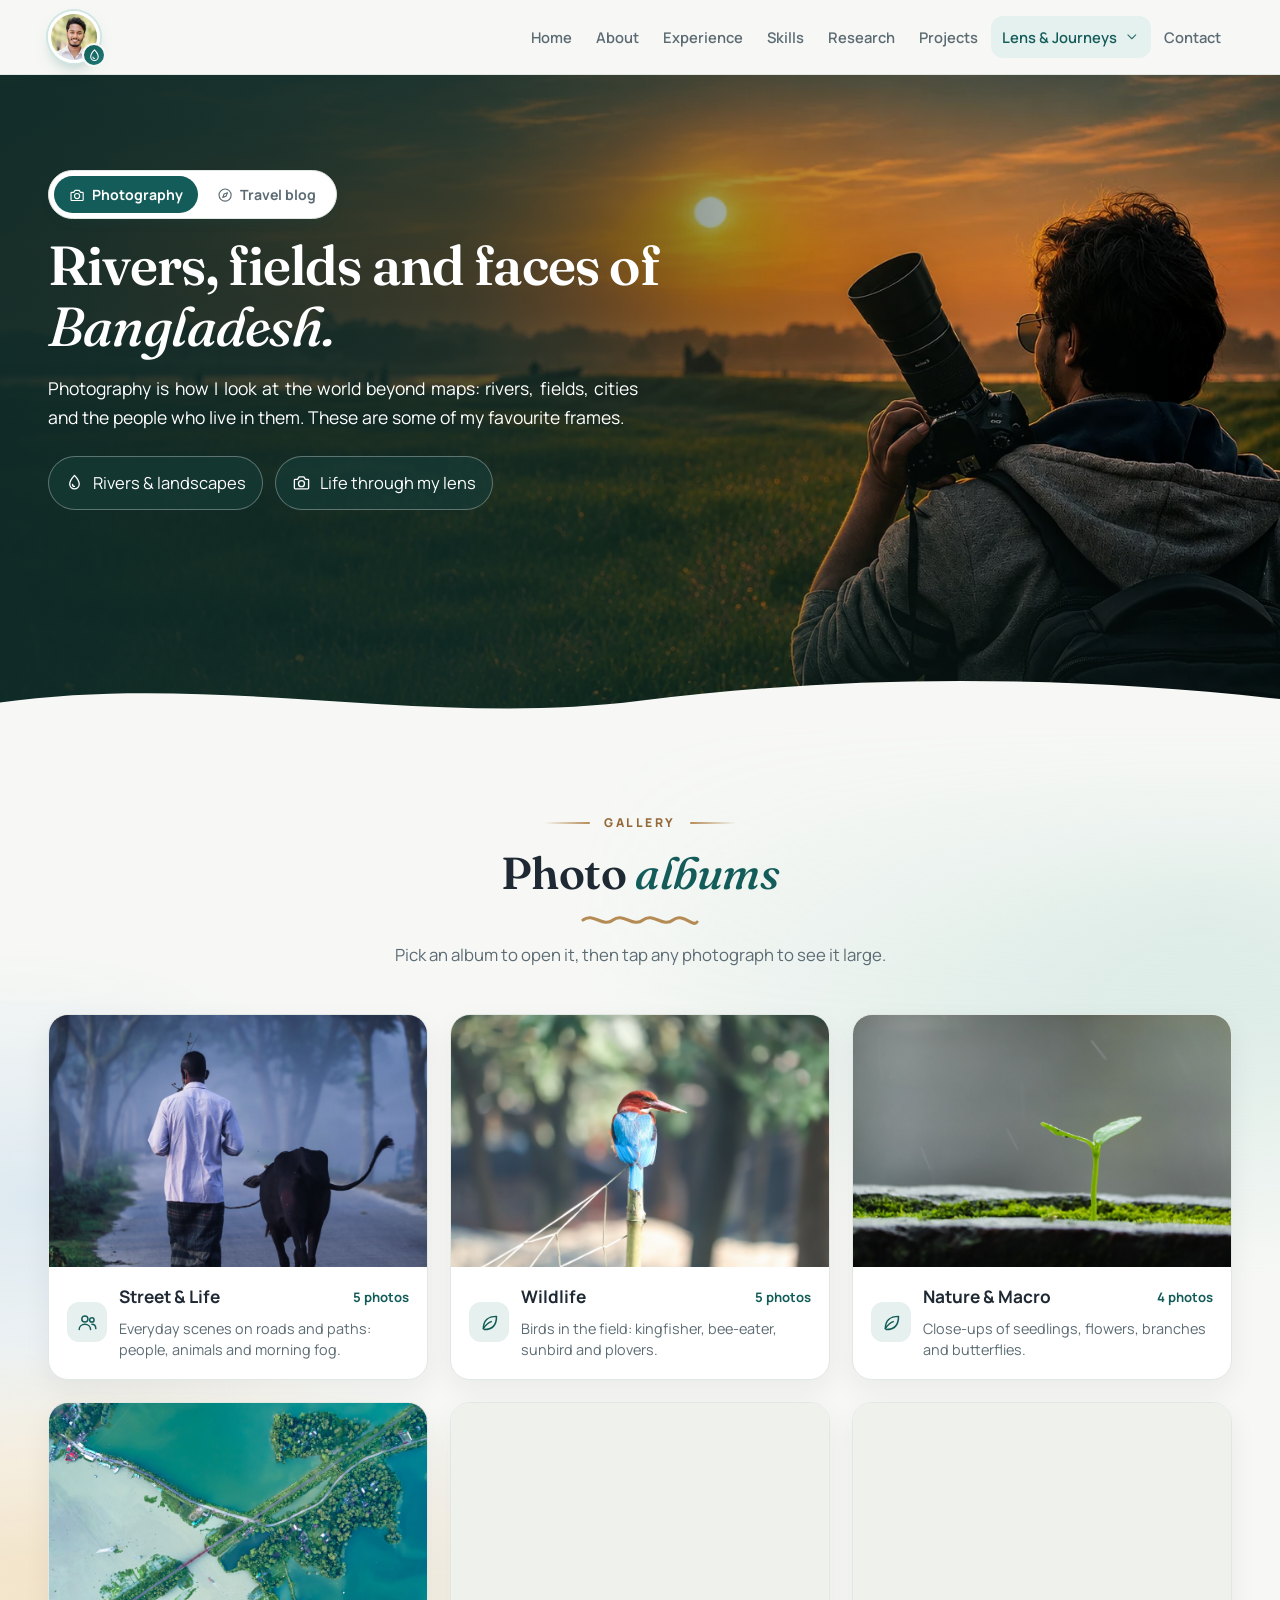
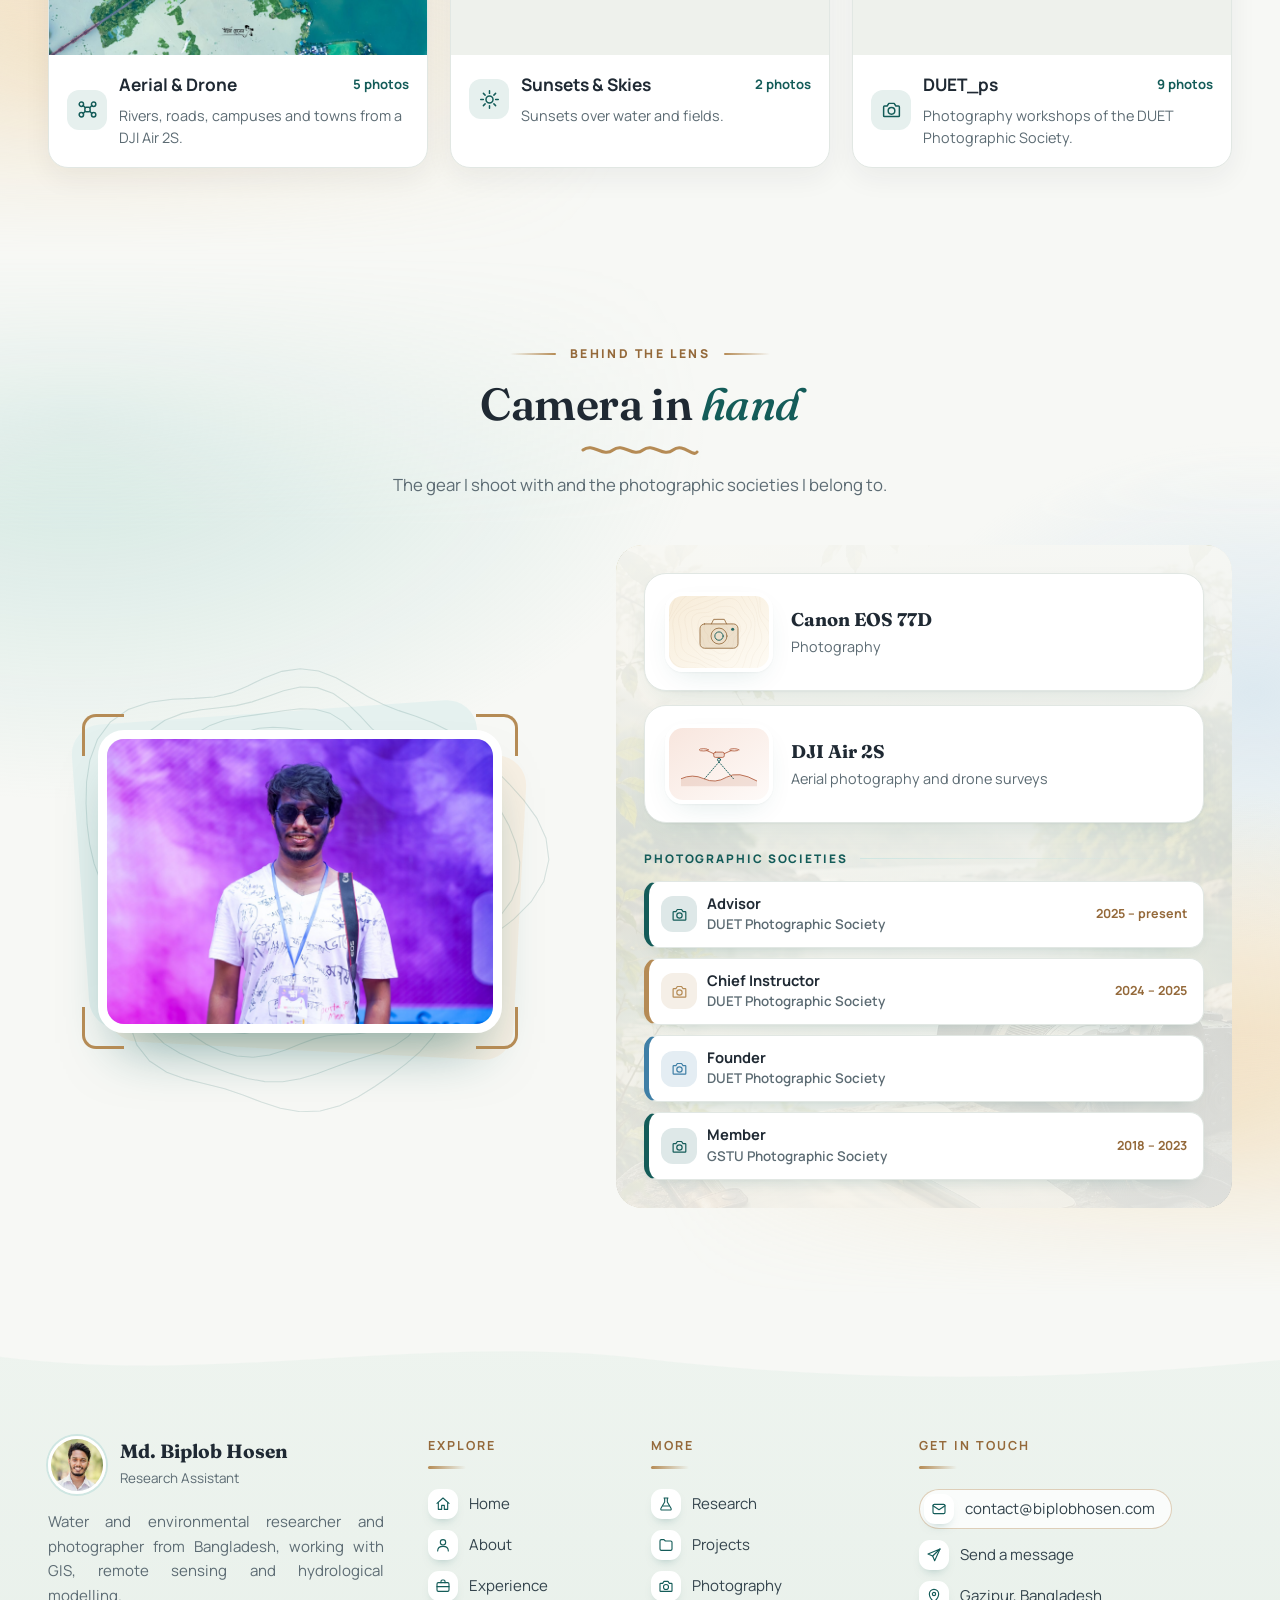
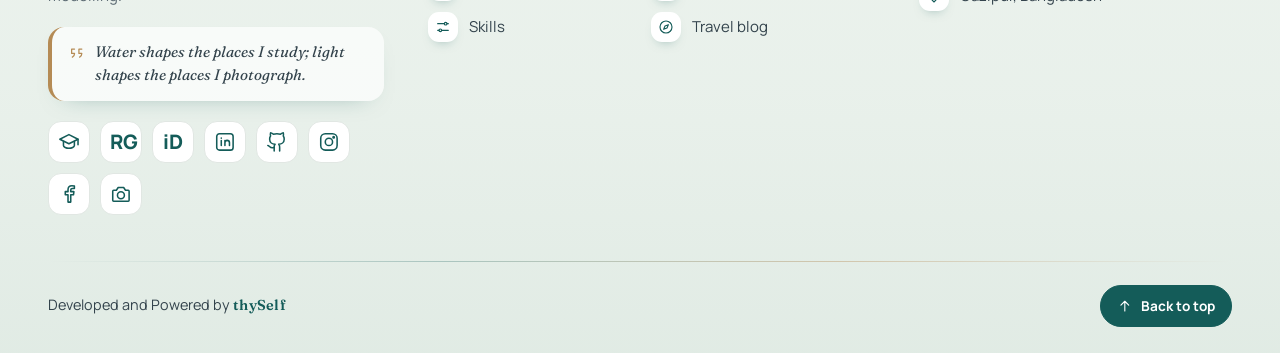
<file: photography.html>
<!DOCTYPE html>
<html lang="en">
<head>
<meta charset="utf-8">
<meta name="viewport" content="width=device-width,initial-scale=1">
<title>Photography — Lens & Journeys — Md. Biplob Hosen</title>
<meta name="description" content="Photography of rivers, fields, cities and people of Bangladesh.">
<meta property="og:type" content="website">
<meta property="og:title" content="Photography — Lens & Journeys — Md. Biplob Hosen">
<meta property="og:description" content="Photography of rivers, fields, cities and people of Bangladesh.">
<meta property="og:image" content="https://biplobhosen.com/photos/og.jpg">
<meta property="og:url" content="https://biplobhosen.com/photography">
<link rel="canonical" href="https://biplobhosen.com/photography">
<meta name="twitter:card" content="summary_large_image">
<meta name="theme-color" content="#F7F8F5">
<link rel="icon" type="image/png" sizes="64x64" href="favicon.png">
<link rel="icon" type="image/png" sizes="32x32" href="favicon-32.png">
<link rel="shortcut icon" href="favicon.ico">
<link rel="apple-touch-icon" href="apple-touch-icon.png">
<link rel="preconnect" href="https://fonts.googleapis.com">
<link rel="preconnect" href="https://fonts.gstatic.com" crossorigin>
<link href="https://fonts.googleapis.com/css2?family=Fraunces:ital,opsz,wght@0,9..144,500;0,9..144,600;1,9..144,500&family=Manrope:wght@400;500;600;700;800&family=Noto+Serif+Bengali:wght@400;600&display=swap" rel="stylesheet">
<link rel="stylesheet" href="style.css?v=19">
<link rel="stylesheet" href="upgrade.css?v=19">
<link rel="stylesheet" href="backgrounds.css?v=19">
<script type="application/ld+json">{"@context": "https://schema.org", "@type": "Person", "name": "Md. Biplob Hosen", "jobTitle": "Research Assistant", "email": "mailto:contact@biplobhosen.com", "url": "https://biplobhosen.com/", "address": {"@type": "PostalAddress", "addressLocality": "Gazipur", "addressCountry": "BD"}, "affiliation": {"@type": "CollegeOrUniversity", "name": "Dhaka University of Engineering & Technology"}, "knowsAbout": ["Hydrology", "GIS", "Remote sensing", "Flood risk", "Groundwater", "Web development"], "sameAs": ["https://scholar.google.com/citations?user=9BasENkAAAAJ", "https://orcid.org/0009-0002-4502-288X", "https://www.researchgate.net/profile/Md-Biplob-Hosen-3"]}</script>
</head>
<body data-page="photography">
<div id="nav"></div>
<a class="skip-link" href="#app">Skip to content</a>
<main id="app" tabindex="-1"></main>
<div id="foot"></div>
<noscript><p style="padding:40px;text-align:center">Please enable JavaScript to view this site.</p></noscript>
<script src="content.js?v=19"></script>
<script src="visuals.js?v=19"></script>
<script src="art.js?v=19"></script>
<script src="app.js?v=19"></script>
<script src="pages1.js?v=19"></script>
<script src="pages2.js?v=19"></script>
<script src="pages3.js?v=19"></script>
<script src="assets/scenes/manifest.js?v=19"></script>
<script src="backgrounds.js?v=19"></script>
<script src="links.js?v=19"></script>
</body>
</html>
</file>
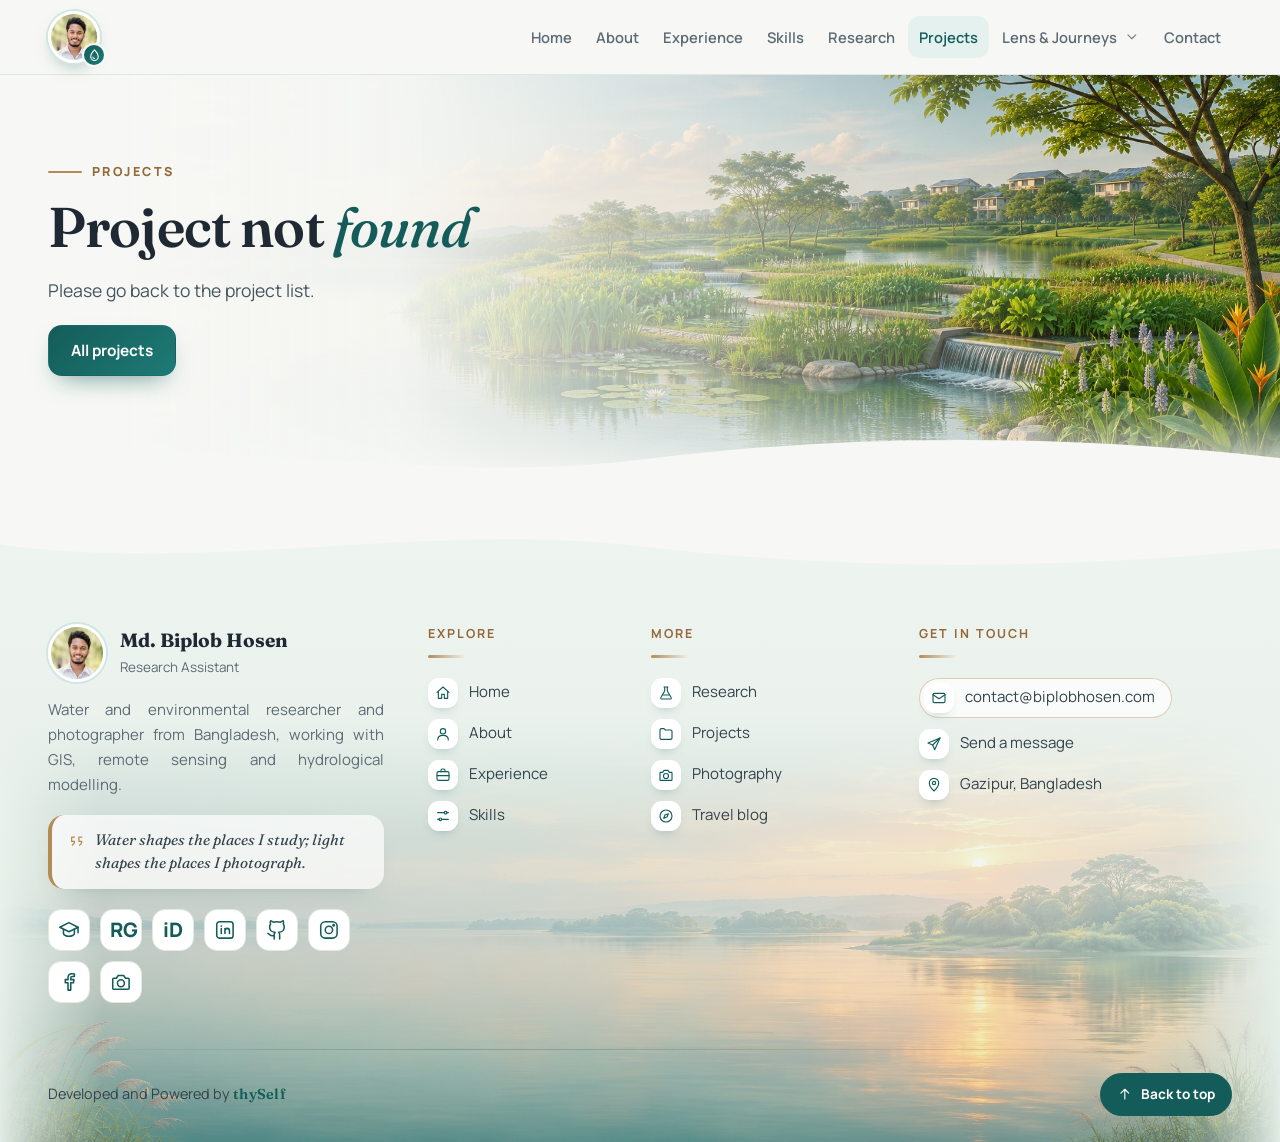
<file: project.html>
<!DOCTYPE html>
<html lang="en">
<head>
<meta charset="utf-8">
<meta name="viewport" content="width=device-width,initial-scale=1">
<title>Project — Md. Biplob Hosen</title>
<meta name="description" content="Project details.">
<meta property="og:type" content="website">
<meta property="og:title" content="Project — Md. Biplob Hosen">
<meta property="og:description" content="Project details.">
<meta property="og:image" content="https://biplobhosen.com/photos/og.jpg">
<meta property="og:url" content="https://biplobhosen.com/project">
<meta name="twitter:card" content="summary_large_image">
<meta name="theme-color" content="#F7F8F5">
<link rel="icon" type="image/png" sizes="64x64" href="favicon.png">
<link rel="icon" type="image/png" sizes="32x32" href="favicon-32.png">
<link rel="shortcut icon" href="favicon.ico">
<link rel="apple-touch-icon" href="apple-touch-icon.png">
<link rel="preconnect" href="https://fonts.googleapis.com">
<link rel="preconnect" href="https://fonts.gstatic.com" crossorigin>
<link href="https://fonts.googleapis.com/css2?family=Fraunces:ital,opsz,wght@0,9..144,500;0,9..144,600;1,9..144,500&family=Manrope:wght@400;500;600;700;800&family=Noto+Serif+Bengali:wght@400;600&display=swap" rel="stylesheet">
<link rel="stylesheet" href="style.css?v=19">
<link rel="stylesheet" href="upgrade.css?v=19">
<link rel="stylesheet" href="backgrounds.css?v=19">
<script type="application/ld+json">{"@context": "https://schema.org", "@type": "Person", "name": "Md. Biplob Hosen", "jobTitle": "Research Assistant", "email": "mailto:contact@biplobhosen.com", "url": "https://biplobhosen.com/", "address": {"@type": "PostalAddress", "addressLocality": "Gazipur", "addressCountry": "BD"}, "affiliation": {"@type": "CollegeOrUniversity", "name": "Dhaka University of Engineering & Technology"}, "knowsAbout": ["Hydrology", "GIS", "Remote sensing", "Flood risk", "Groundwater", "Web development"], "sameAs": ["https://scholar.google.com/citations?user=9BasENkAAAAJ", "https://orcid.org/0009-0002-4502-288X", "https://www.researchgate.net/profile/Md-Biplob-Hosen-3"]}</script>
</head>
<body data-page="project">
<div id="nav"></div>
<a class="skip-link" href="#app">Skip to content</a>
<main id="app" tabindex="-1"></main>
<div id="foot"></div>
<noscript><p style="padding:40px;text-align:center">Please enable JavaScript to view this site.</p></noscript>
<script src="content.js?v=19"></script>
<script src="visuals.js?v=19"></script>
<script src="art.js?v=19"></script>
<script src="app.js?v=19"></script>
<script src="pages1.js?v=19"></script>
<script src="pages2.js?v=19"></script>
<script src="pages3.js?v=19"></script>
<script src="assets/scenes/manifest.js?v=19"></script>
<script src="backgrounds.js?v=19"></script>
<script src="links.js?v=19"></script>
</body>
</html>
</file>
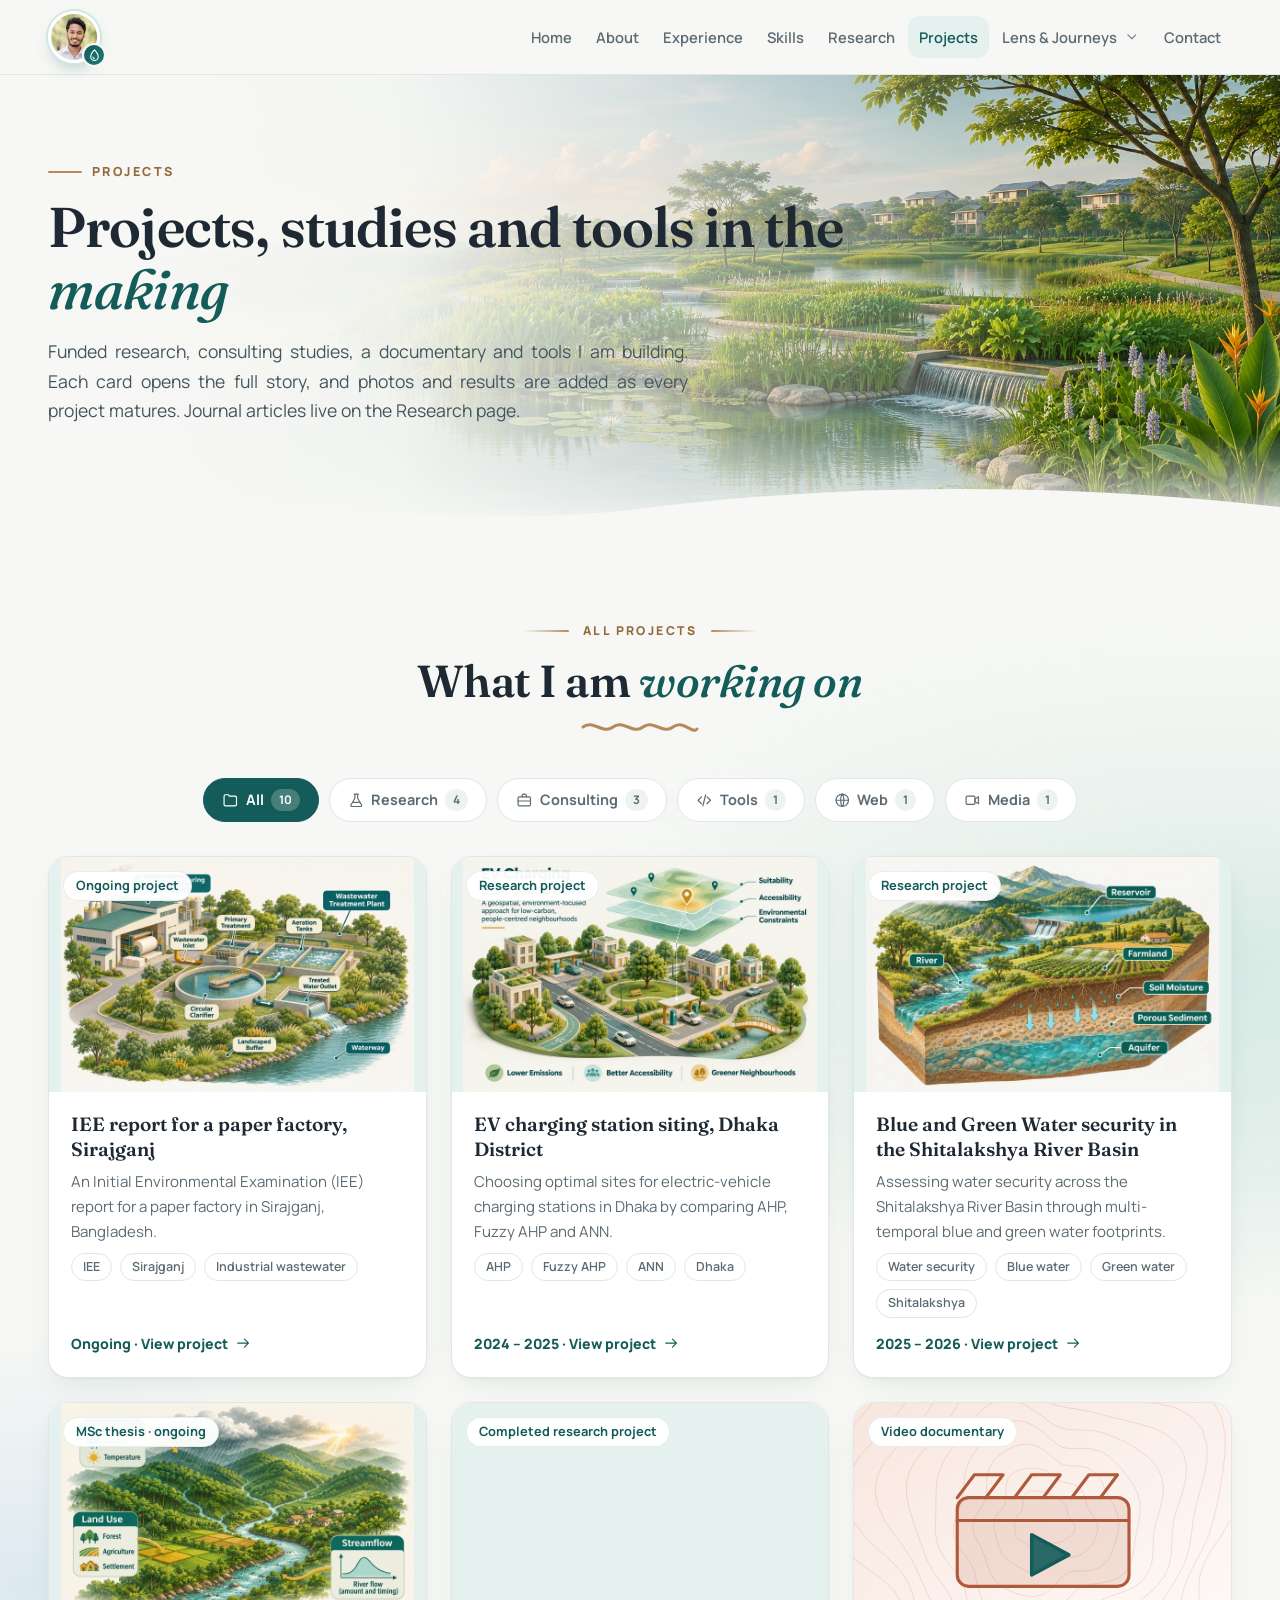
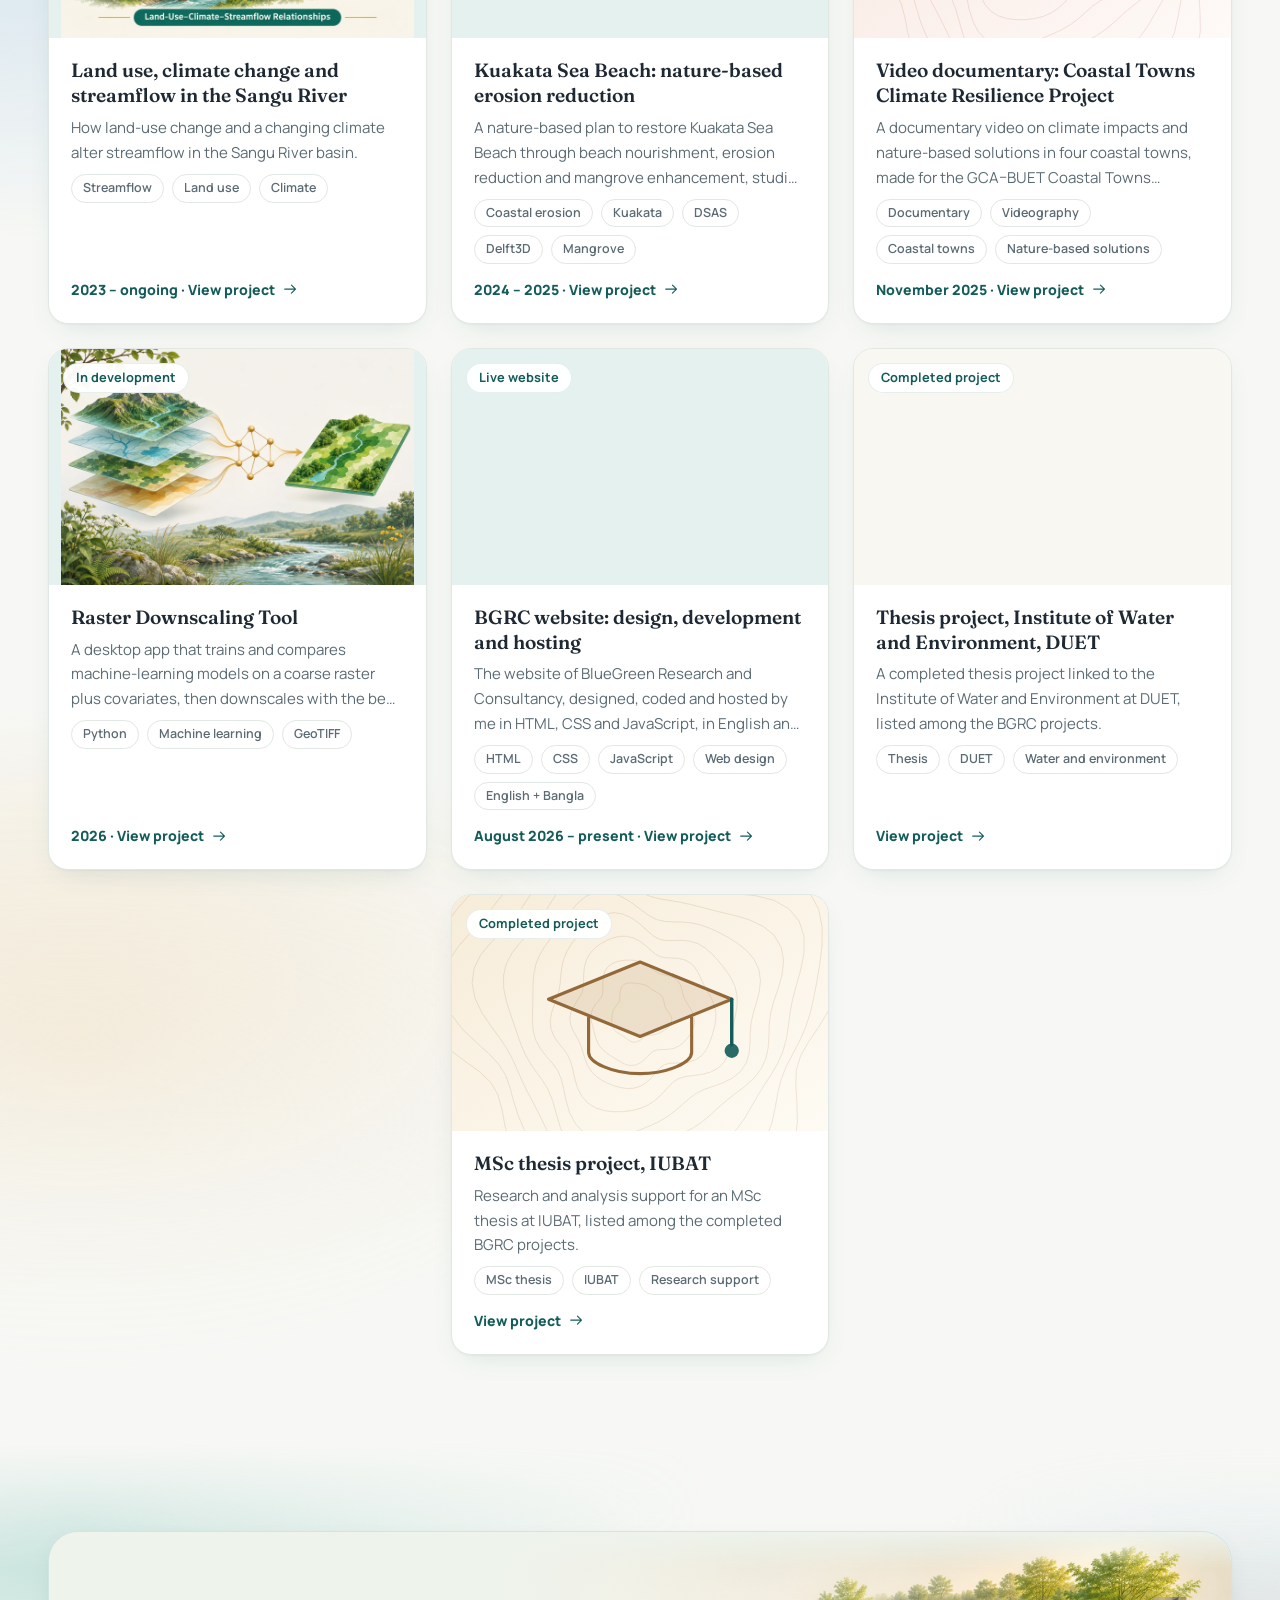
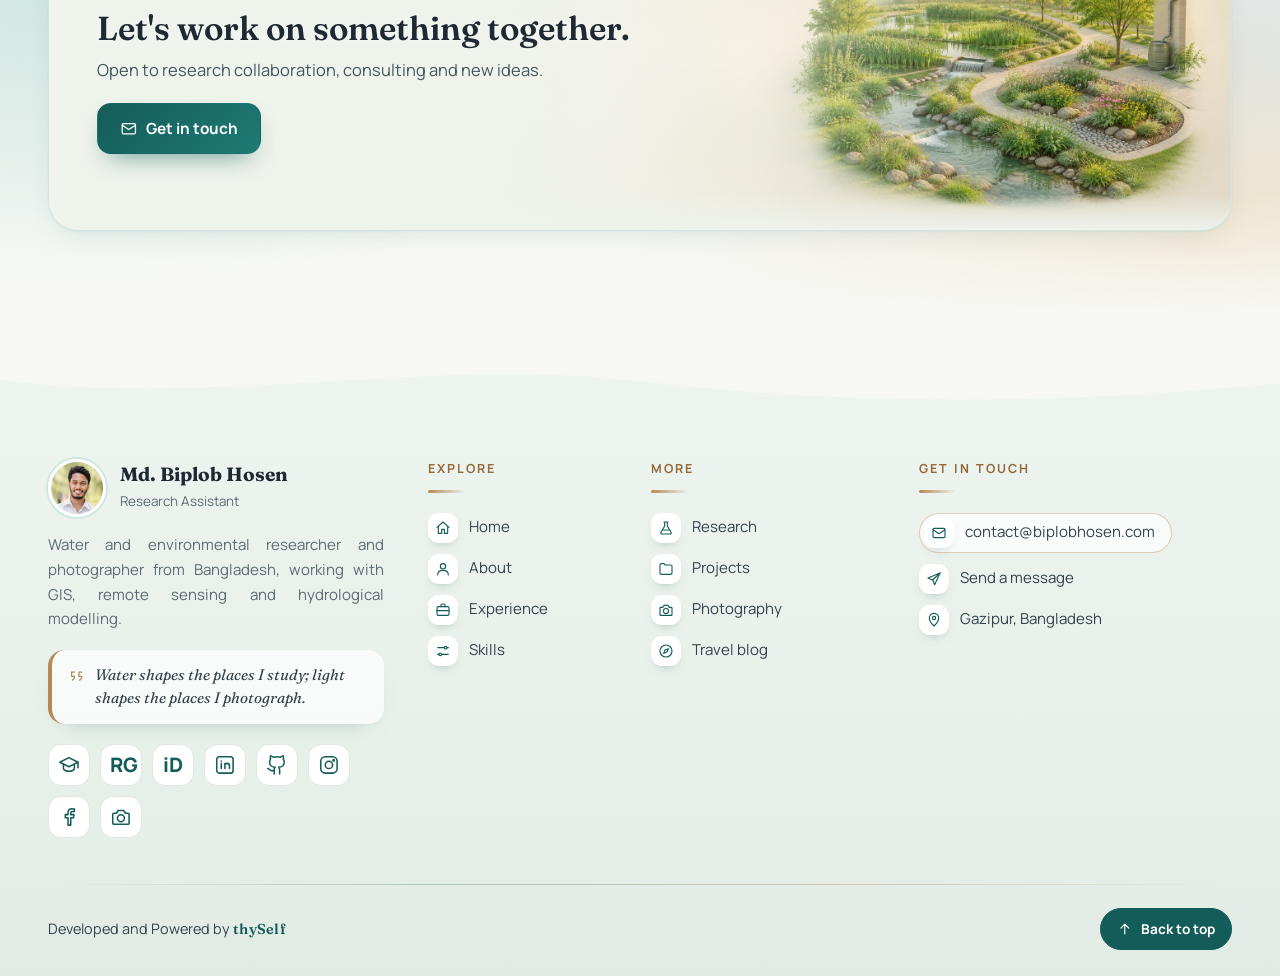
<file: projects.html>
<!DOCTYPE html>
<html lang="en">
<head>
<meta charset="utf-8">
<meta name="viewport" content="width=device-width,initial-scale=1">
<title>Projects — Md. Biplob Hosen</title>
<meta name="description" content="Research projects, consulting studies, tools and websites by Md. Biplob Hosen: EV charging siting, water security, IEE reports, the BGRC website and more.">
<meta property="og:type" content="website">
<meta property="og:title" content="Projects — Md. Biplob Hosen">
<meta property="og:description" content="Research projects, consulting studies, tools and websites by Md. Biplob Hosen: EV charging siting, water security, IEE reports, the BGRC website and more.">
<meta property="og:image" content="https://biplobhosen.com/photos/og.jpg">
<meta property="og:url" content="https://biplobhosen.com/projects">
<link rel="canonical" href="https://biplobhosen.com/projects">
<meta name="twitter:card" content="summary_large_image">
<meta name="theme-color" content="#F7F8F5">
<link rel="icon" type="image/png" sizes="64x64" href="favicon.png">
<link rel="icon" type="image/png" sizes="32x32" href="favicon-32.png">
<link rel="shortcut icon" href="favicon.ico">
<link rel="apple-touch-icon" href="apple-touch-icon.png">
<link rel="preconnect" href="https://fonts.googleapis.com">
<link rel="preconnect" href="https://fonts.gstatic.com" crossorigin>
<link href="https://fonts.googleapis.com/css2?family=Fraunces:ital,opsz,wght@0,9..144,500;0,9..144,600;1,9..144,500&family=Manrope:wght@400;500;600;700;800&family=Noto+Serif+Bengali:wght@400;600&display=swap" rel="stylesheet">
<link rel="stylesheet" href="style.css?v=19">
<link rel="stylesheet" href="upgrade.css?v=19">
<link rel="stylesheet" href="backgrounds.css?v=19">
<script type="application/ld+json">{"@context": "https://schema.org", "@type": "Person", "name": "Md. Biplob Hosen", "jobTitle": "Research Assistant", "email": "mailto:contact@biplobhosen.com", "url": "https://biplobhosen.com/", "address": {"@type": "PostalAddress", "addressLocality": "Gazipur", "addressCountry": "BD"}, "affiliation": {"@type": "CollegeOrUniversity", "name": "Dhaka University of Engineering & Technology"}, "knowsAbout": ["Hydrology", "GIS", "Remote sensing", "Flood risk", "Groundwater", "Web development"], "sameAs": ["https://scholar.google.com/citations?user=9BasENkAAAAJ", "https://orcid.org/0009-0002-4502-288X", "https://www.researchgate.net/profile/Md-Biplob-Hosen-3"]}</script>
</head>
<body data-page="projects">
<div id="nav"></div>
<a class="skip-link" href="#app">Skip to content</a>
<main id="app" tabindex="-1"></main>
<div id="foot"></div>
<noscript><p style="padding:40px;text-align:center">Please enable JavaScript to view this site.</p></noscript>
<script src="content.js?v=19"></script>
<script src="visuals.js?v=19"></script>
<script src="art.js?v=19"></script>
<script src="app.js?v=19"></script>
<script src="pages1.js?v=19"></script>
<script src="pages2.js?v=19"></script>
<script src="pages3.js?v=19"></script>
<script src="assets/scenes/manifest.js?v=19"></script>
<script src="backgrounds.js?v=19"></script>
<script src="links.js?v=19"></script>
</body>
</html>
</file>
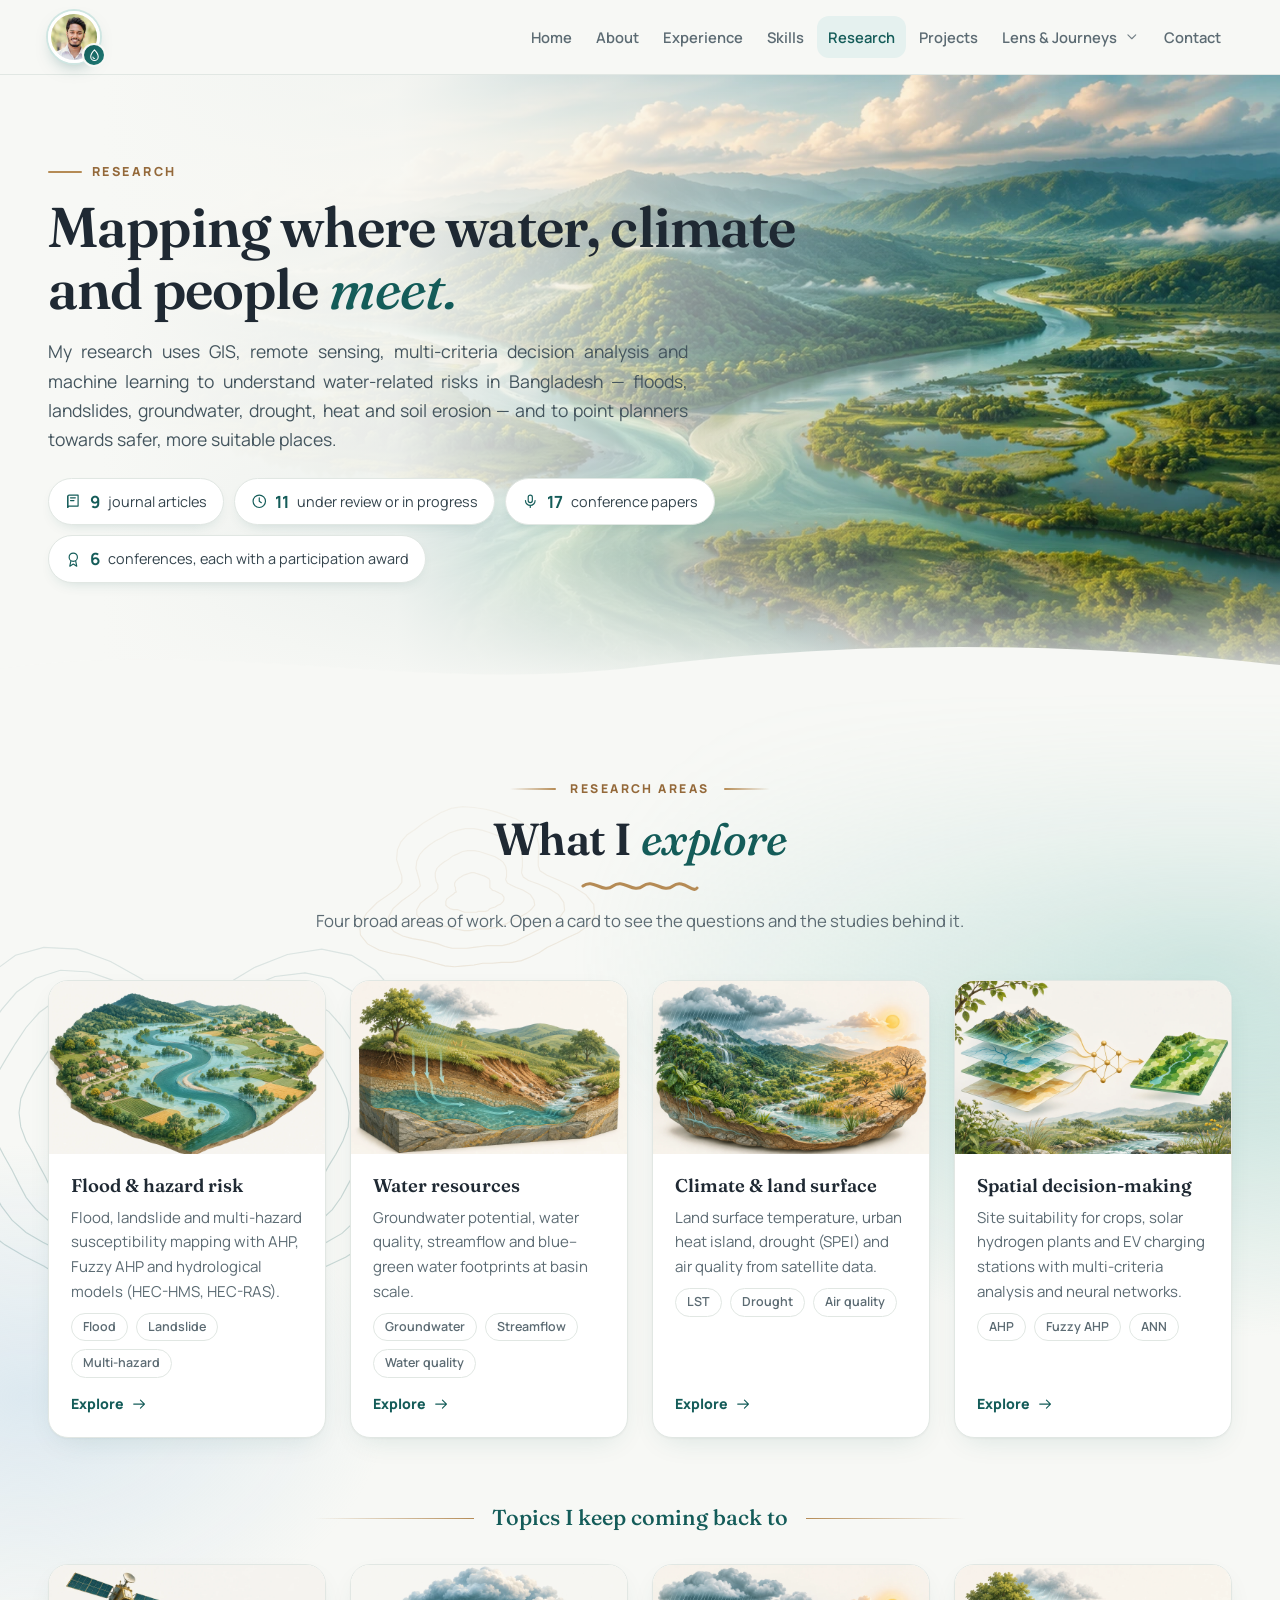
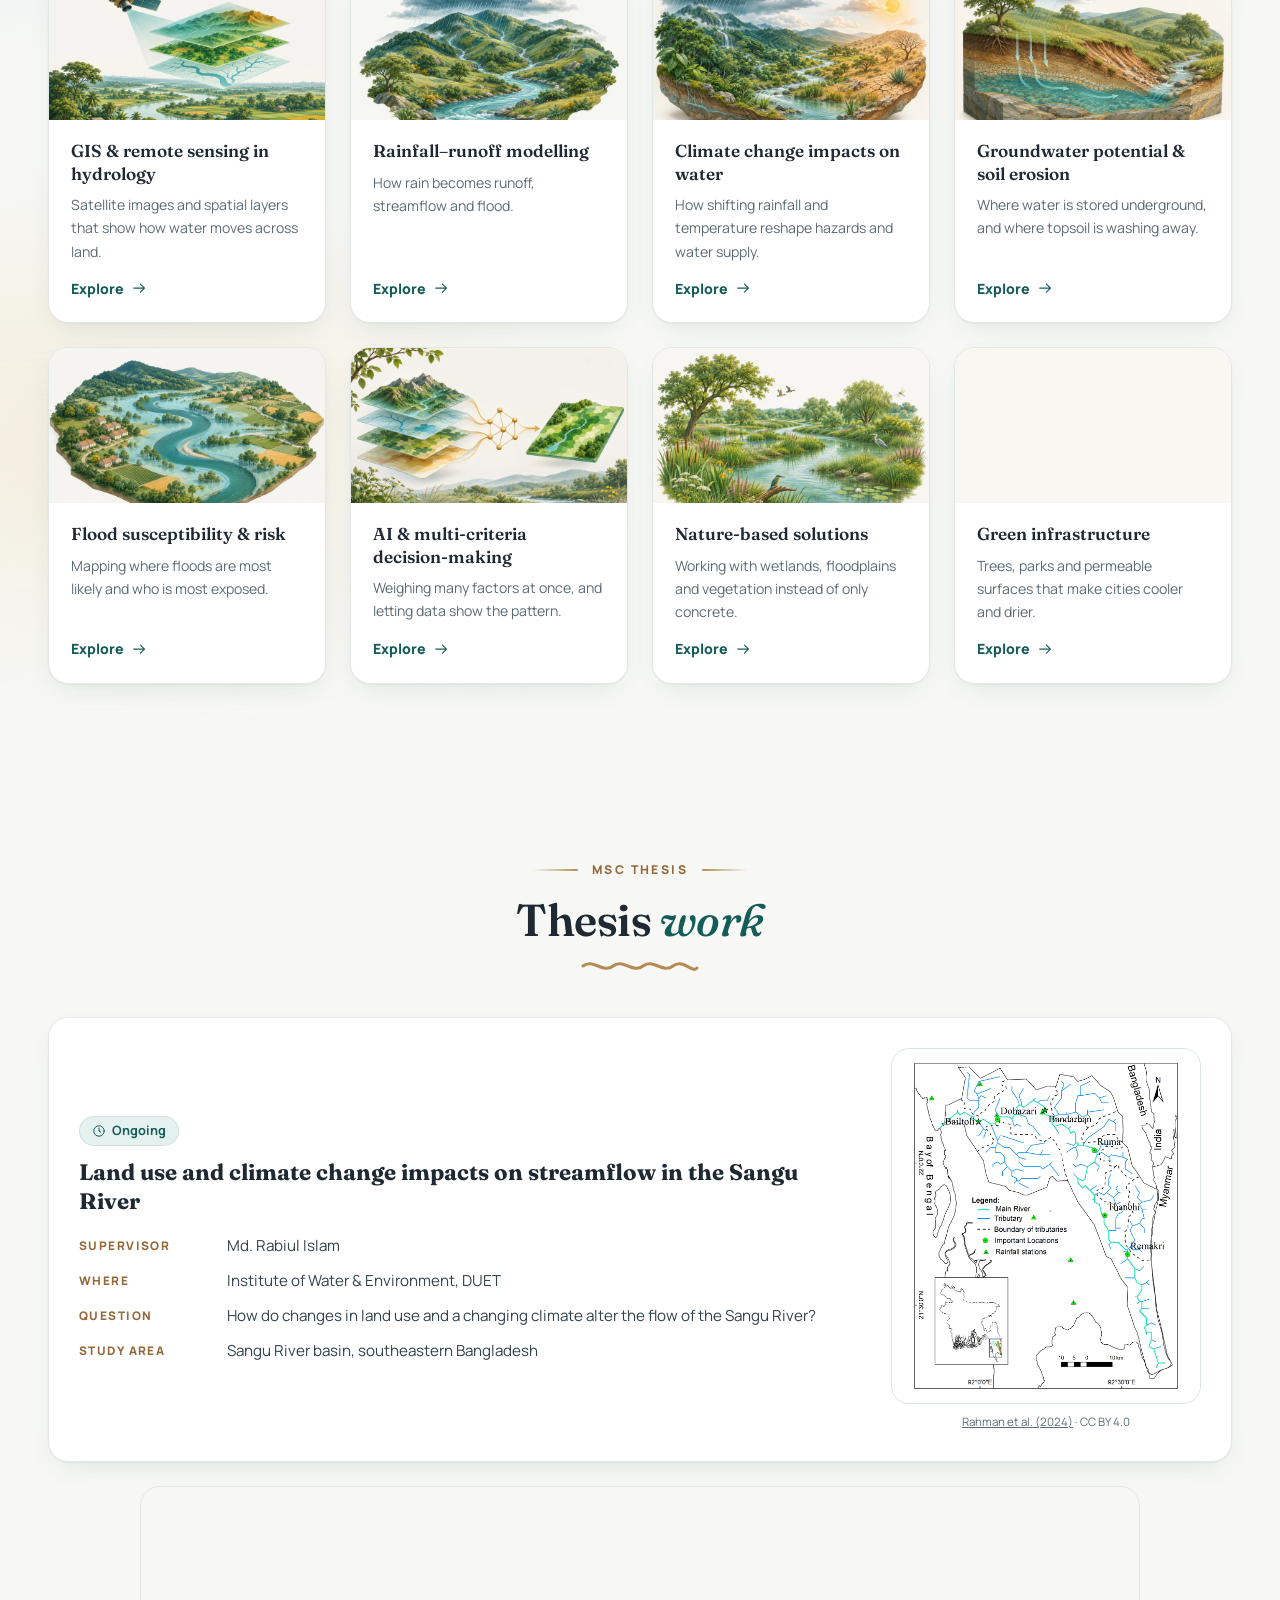
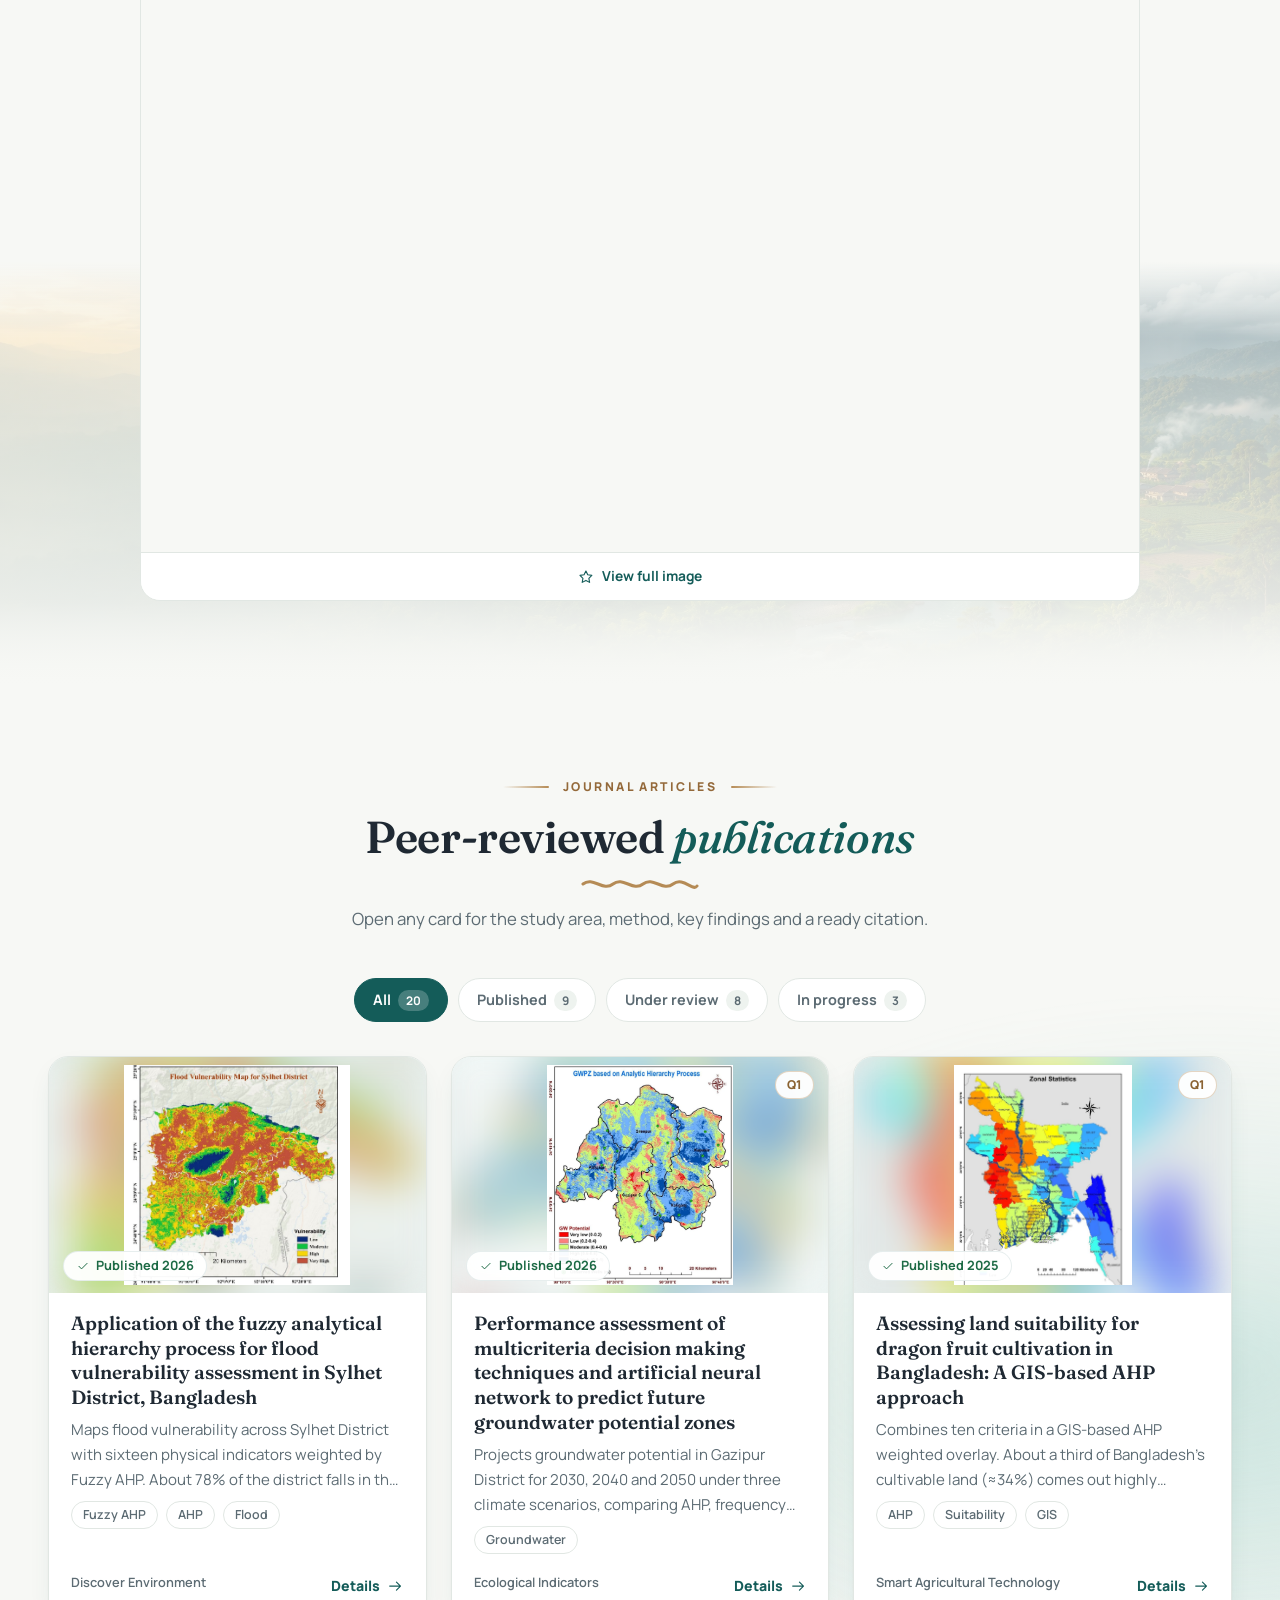
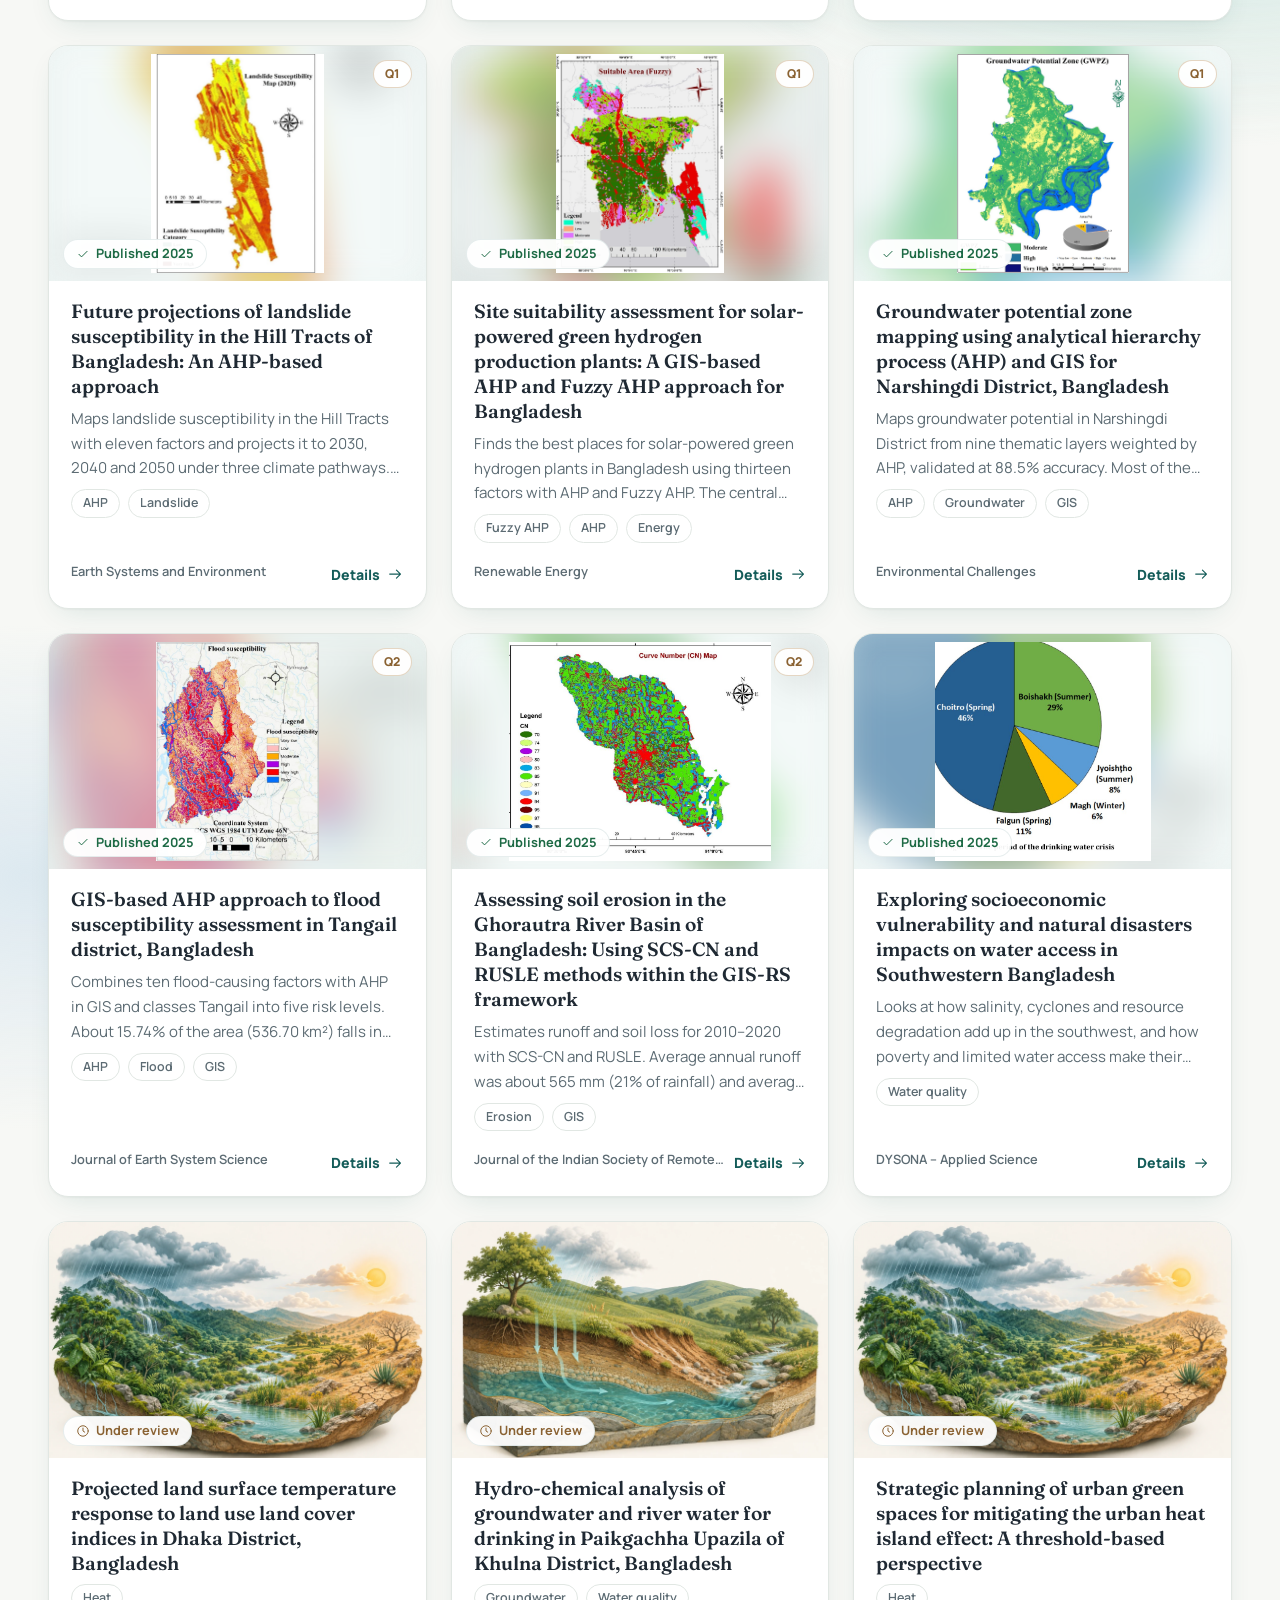
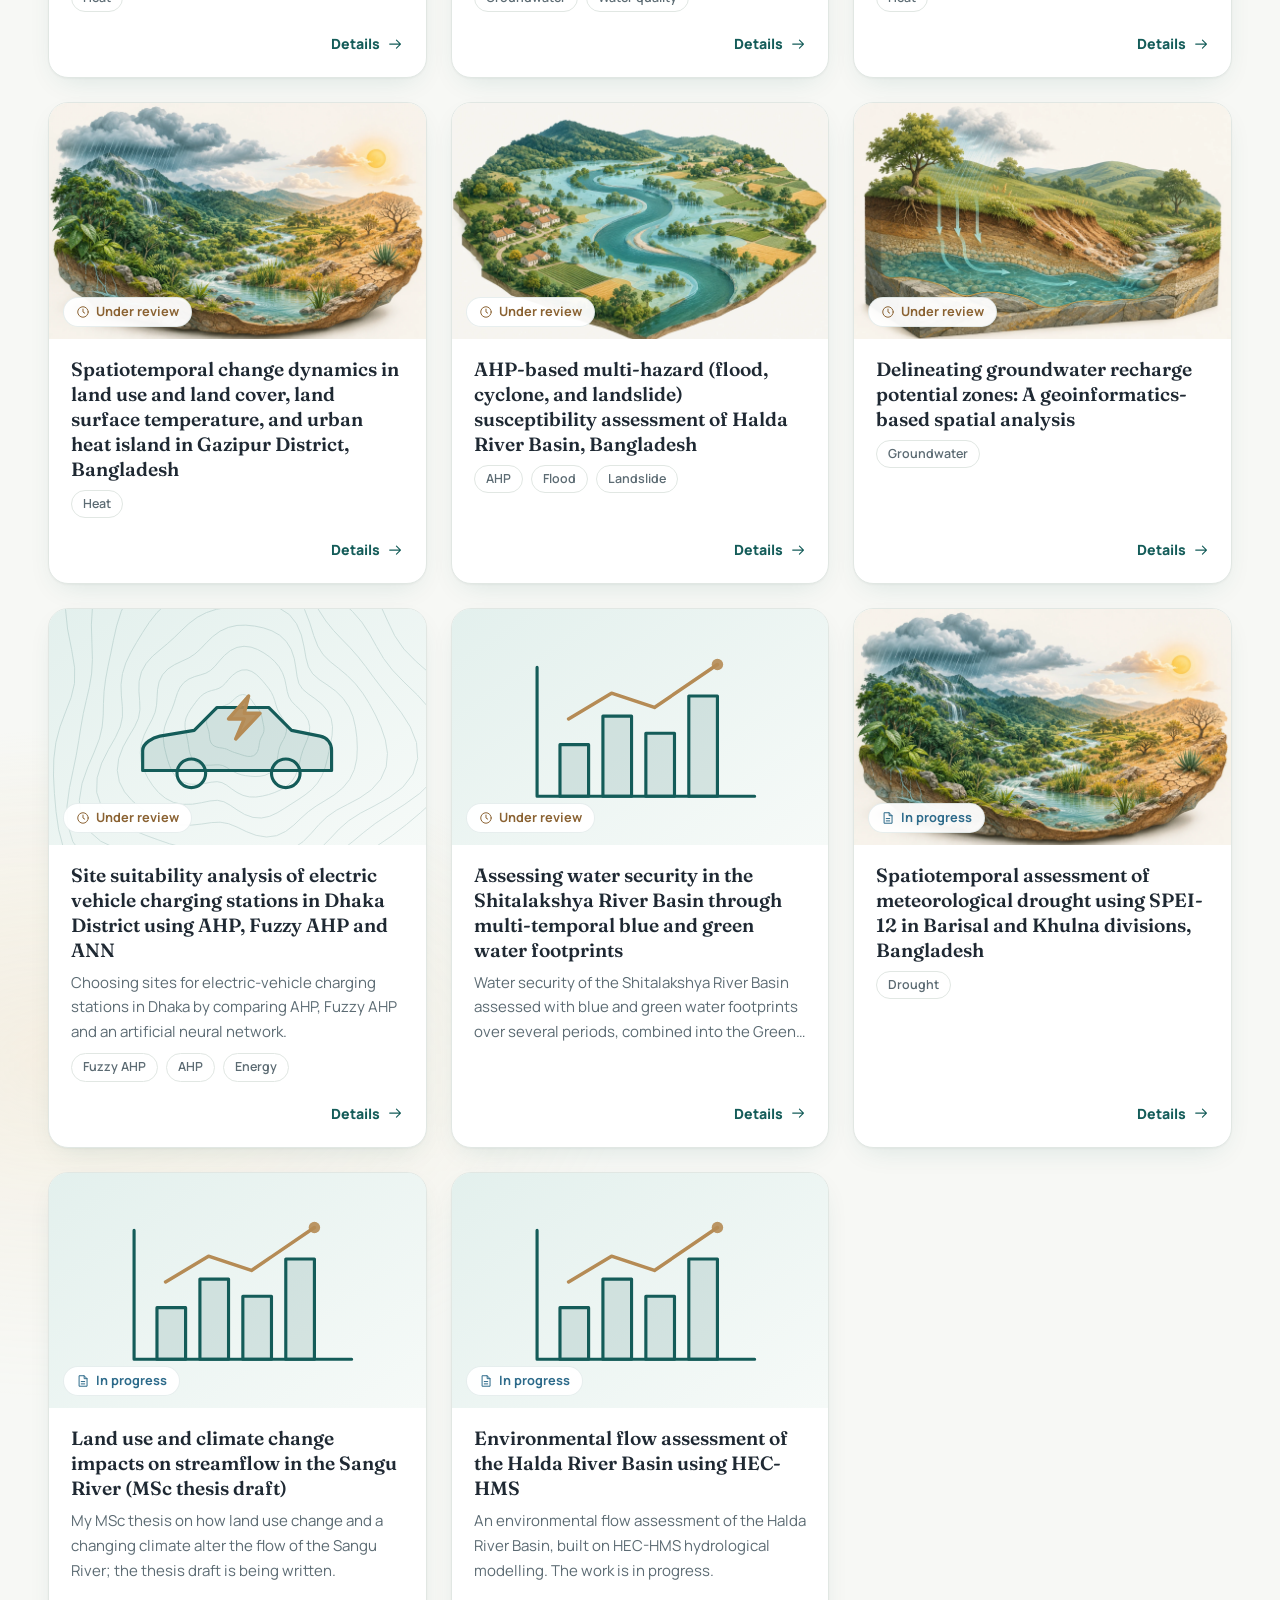
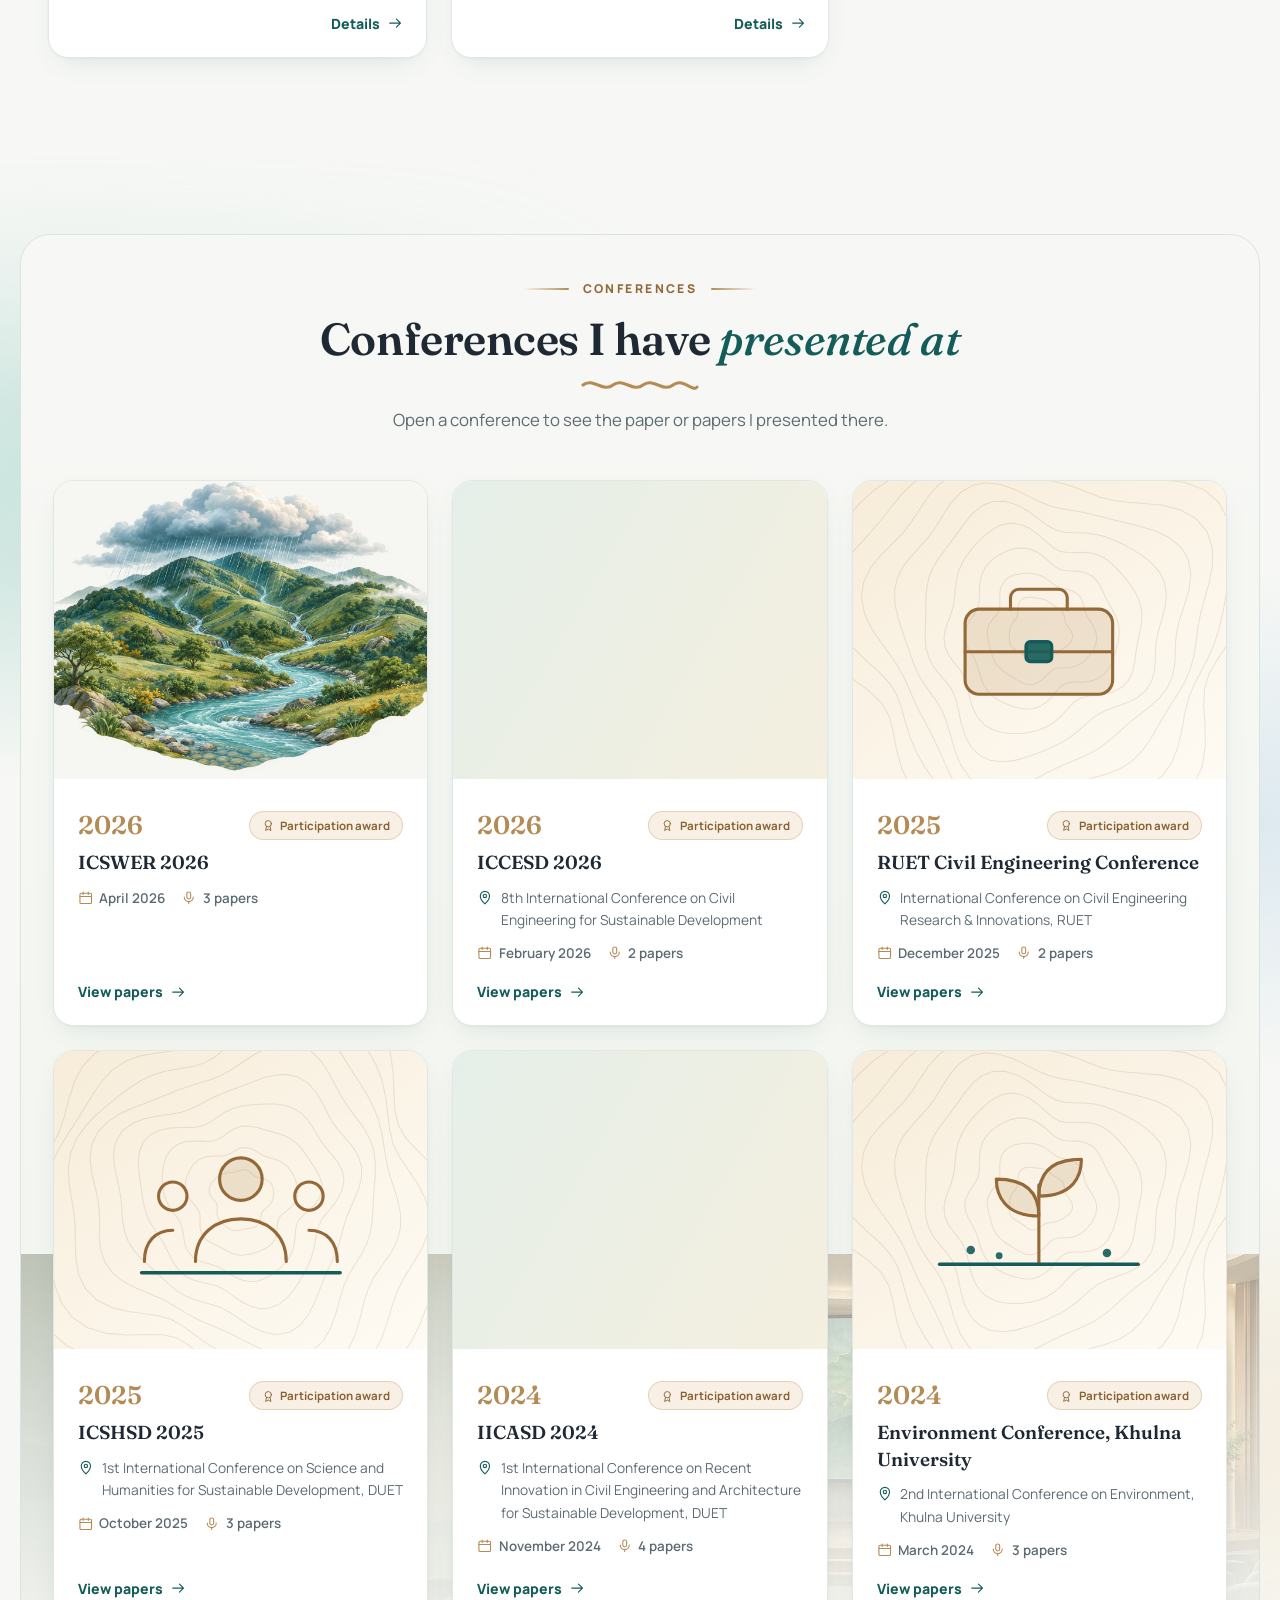
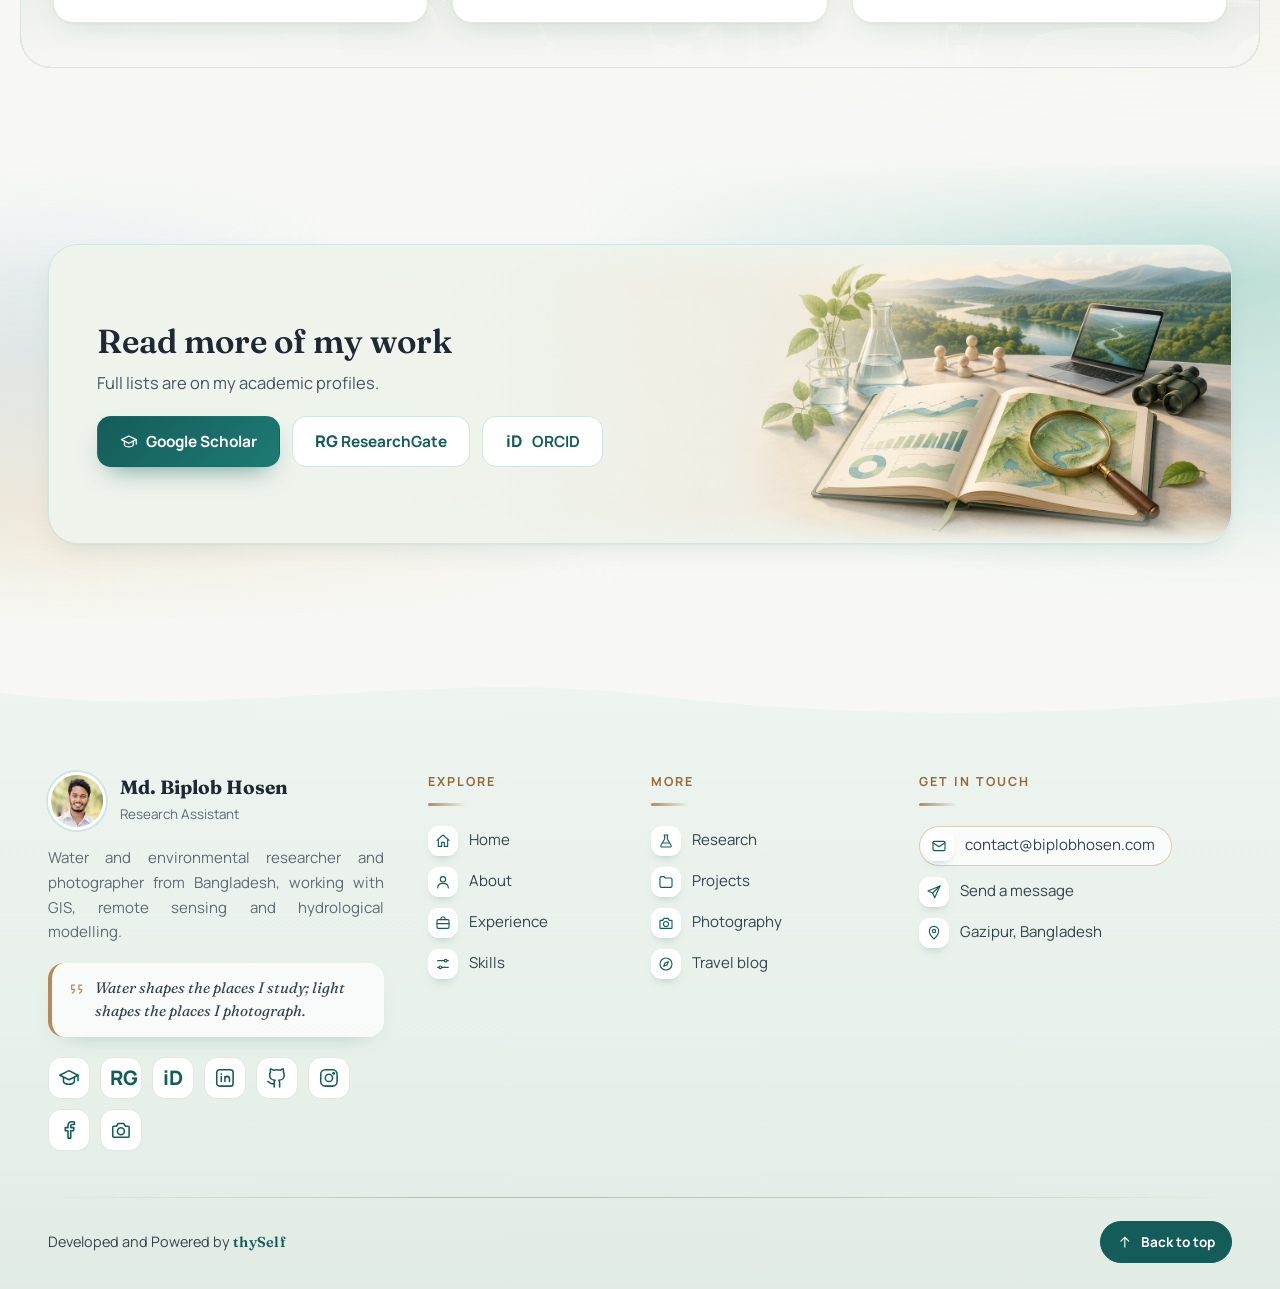
<file: research.html>
<!DOCTYPE html>
<html lang="en">
<head>
<meta charset="utf-8">
<meta name="viewport" content="width=device-width,initial-scale=1">
<title>Research — Md. Biplob Hosen</title>
<meta name="description" content="Publications, MSc thesis and conference papers on flood risk, groundwater, climate and spatial decision-making in Bangladesh.">
<meta property="og:type" content="website">
<meta property="og:title" content="Research — Md. Biplob Hosen">
<meta property="og:description" content="Publications, MSc thesis and conference papers on flood risk, groundwater, climate and spatial decision-making in Bangladesh.">
<meta property="og:image" content="https://biplobhosen.com/photos/og.jpg">
<meta property="og:url" content="https://biplobhosen.com/research">
<link rel="canonical" href="https://biplobhosen.com/research">
<meta name="twitter:card" content="summary_large_image">
<meta name="theme-color" content="#F7F8F5">
<link rel="icon" type="image/png" sizes="64x64" href="favicon.png">
<link rel="icon" type="image/png" sizes="32x32" href="favicon-32.png">
<link rel="shortcut icon" href="favicon.ico">
<link rel="apple-touch-icon" href="apple-touch-icon.png">
<link rel="preconnect" href="https://fonts.googleapis.com">
<link rel="preconnect" href="https://fonts.gstatic.com" crossorigin>
<link href="https://fonts.googleapis.com/css2?family=Fraunces:ital,opsz,wght@0,9..144,500;0,9..144,600;1,9..144,500&family=Manrope:wght@400;500;600;700;800&family=Noto+Serif+Bengali:wght@400;600&display=swap" rel="stylesheet">
<link rel="stylesheet" href="style.css?v=19">
<link rel="stylesheet" href="upgrade.css?v=19">
<link rel="stylesheet" href="backgrounds.css?v=19">
<script type="application/ld+json">{"@context": "https://schema.org", "@type": "Person", "name": "Md. Biplob Hosen", "jobTitle": "Research Assistant", "email": "mailto:contact@biplobhosen.com", "url": "https://biplobhosen.com/", "address": {"@type": "PostalAddress", "addressLocality": "Gazipur", "addressCountry": "BD"}, "affiliation": {"@type": "CollegeOrUniversity", "name": "Dhaka University of Engineering & Technology"}, "knowsAbout": ["Hydrology", "GIS", "Remote sensing", "Flood risk", "Groundwater", "Web development"], "sameAs": ["https://scholar.google.com/citations?user=9BasENkAAAAJ", "https://orcid.org/0009-0002-4502-288X", "https://www.researchgate.net/profile/Md-Biplob-Hosen-3"]}</script>
</head>
<body data-page="research">
<div id="nav"></div>
<a class="skip-link" href="#app">Skip to content</a>
<main id="app" tabindex="-1"></main>
<div id="foot"></div>
<noscript><p style="padding:40px;text-align:center">Please enable JavaScript to view this site.</p></noscript>
<script src="content.js?v=19"></script>
<script src="visuals.js?v=19"></script>
<script src="art.js?v=19"></script>
<script src="app.js?v=19"></script>
<script src="pages1.js?v=19"></script>
<script src="pages2.js?v=19"></script>
<script src="pages3.js?v=19"></script>
<script src="assets/scenes/manifest.js?v=19"></script>
<script src="backgrounds.js?v=19"></script>
<script src="links.js?v=19"></script>
</body>
</html>
</file>
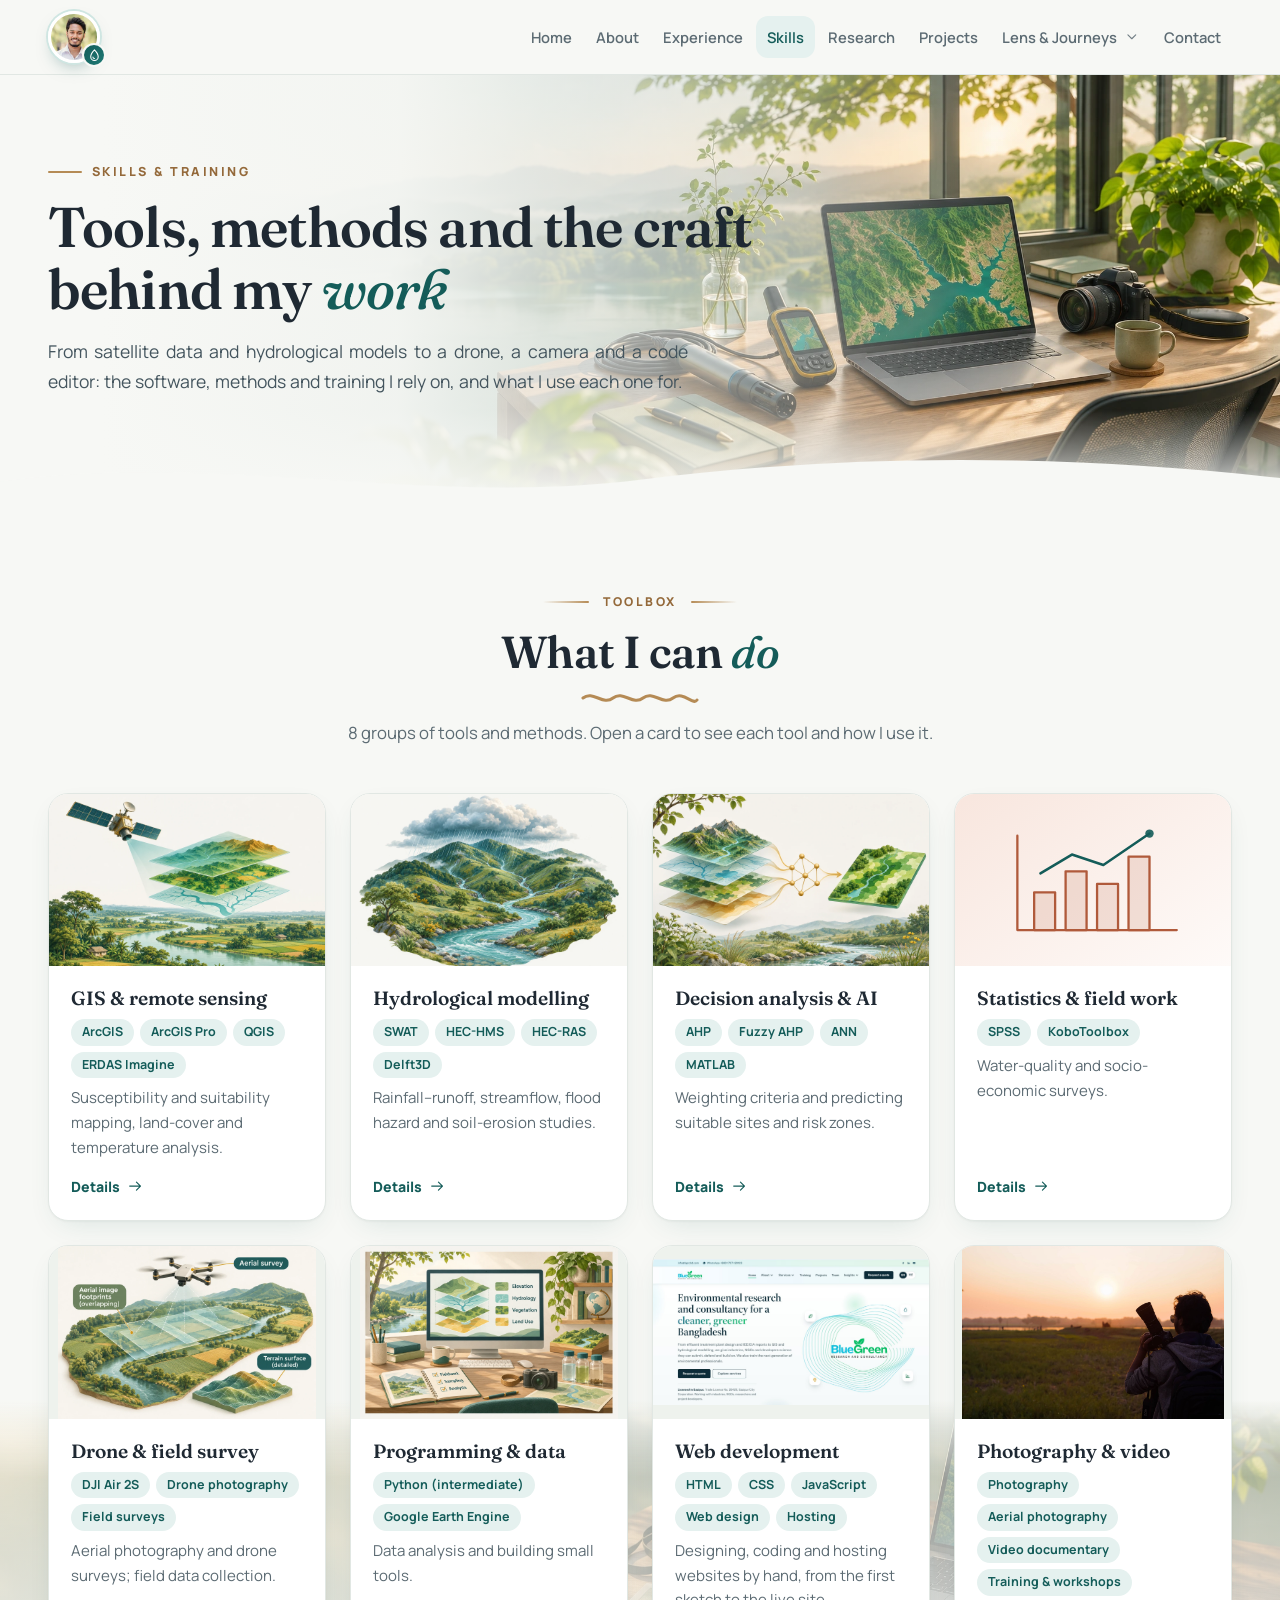
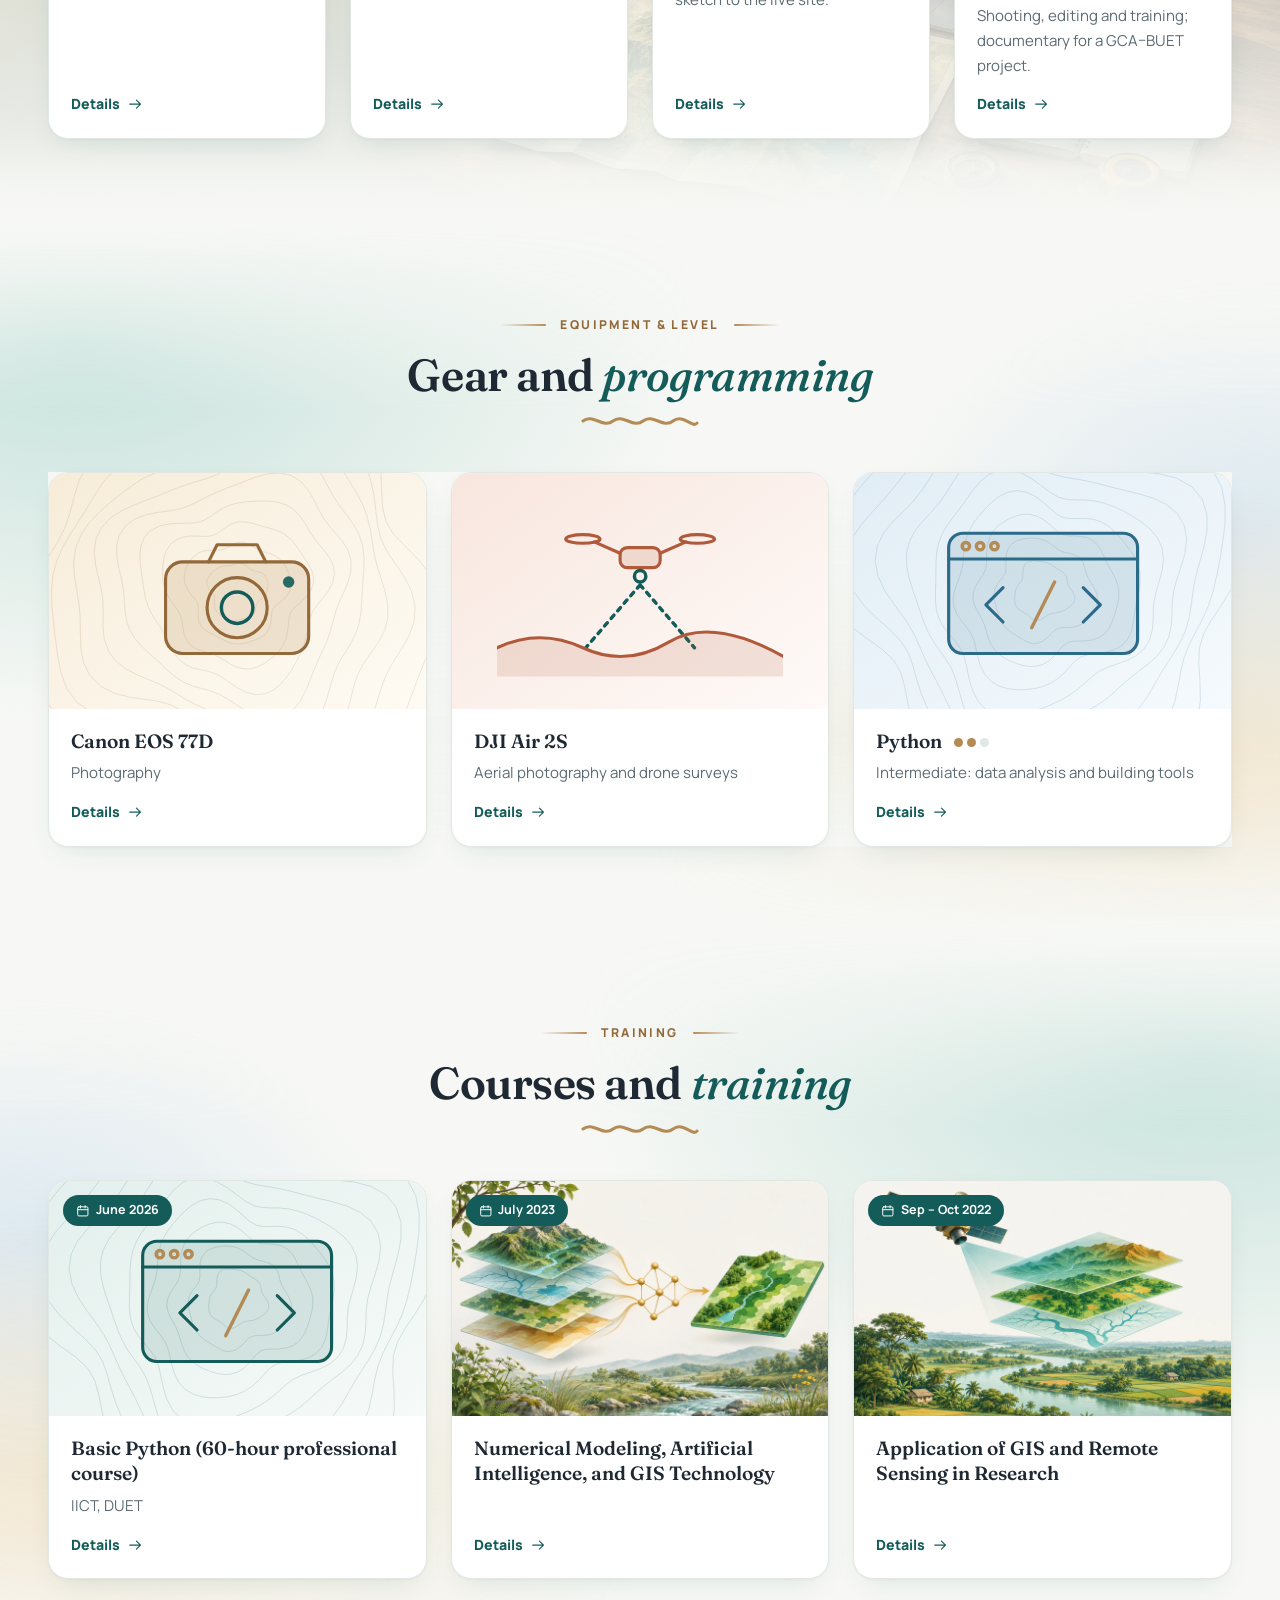
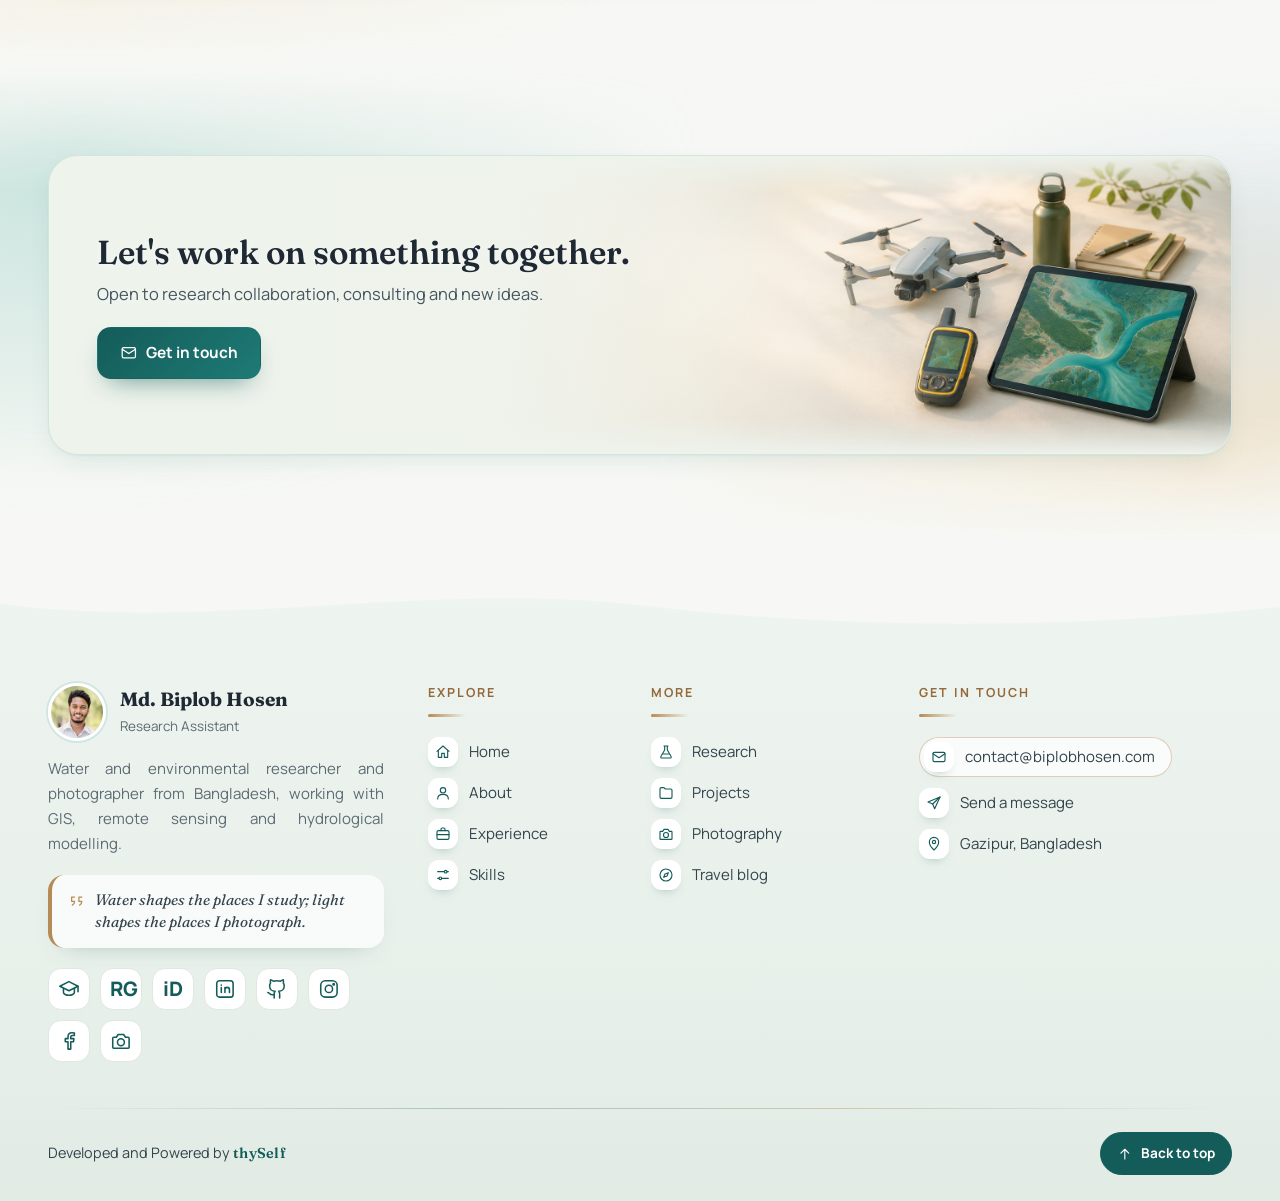
<file: skills.html>
<!DOCTYPE html>
<html lang="en">
<head>
<meta charset="utf-8">
<meta name="viewport" content="width=device-width,initial-scale=1">
<title>Skills & Training — Md. Biplob Hosen</title>
<meta name="description" content="GIS, remote sensing, hydrological modelling, Python, web development (HTML, CSS, JavaScript), drone survey skills and training of Md. Biplob Hosen.">
<meta property="og:type" content="website">
<meta property="og:title" content="Skills & Training — Md. Biplob Hosen">
<meta property="og:description" content="GIS, remote sensing, hydrological modelling, Python, web development (HTML, CSS, JavaScript), drone survey skills and training of Md. Biplob Hosen.">
<meta property="og:image" content="https://biplobhosen.com/photos/og.jpg">
<meta property="og:url" content="https://biplobhosen.com/skills">
<link rel="canonical" href="https://biplobhosen.com/skills">
<meta name="twitter:card" content="summary_large_image">
<meta name="theme-color" content="#F7F8F5">
<link rel="icon" type="image/png" sizes="64x64" href="favicon.png">
<link rel="icon" type="image/png" sizes="32x32" href="favicon-32.png">
<link rel="shortcut icon" href="favicon.ico">
<link rel="apple-touch-icon" href="apple-touch-icon.png">
<link rel="preconnect" href="https://fonts.googleapis.com">
<link rel="preconnect" href="https://fonts.gstatic.com" crossorigin>
<link href="https://fonts.googleapis.com/css2?family=Fraunces:ital,opsz,wght@0,9..144,500;0,9..144,600;1,9..144,500&family=Manrope:wght@400;500;600;700;800&family=Noto+Serif+Bengali:wght@400;600&display=swap" rel="stylesheet">
<link rel="stylesheet" href="style.css?v=19">
<link rel="stylesheet" href="upgrade.css?v=19">
<link rel="stylesheet" href="backgrounds.css?v=19">
<script type="application/ld+json">{"@context": "https://schema.org", "@type": "Person", "name": "Md. Biplob Hosen", "jobTitle": "Research Assistant", "email": "mailto:contact@biplobhosen.com", "url": "https://biplobhosen.com/", "address": {"@type": "PostalAddress", "addressLocality": "Gazipur", "addressCountry": "BD"}, "affiliation": {"@type": "CollegeOrUniversity", "name": "Dhaka University of Engineering & Technology"}, "knowsAbout": ["Hydrology", "GIS", "Remote sensing", "Flood risk", "Groundwater", "Web development"], "sameAs": ["https://scholar.google.com/citations?user=9BasENkAAAAJ", "https://orcid.org/0009-0002-4502-288X", "https://www.researchgate.net/profile/Md-Biplob-Hosen-3"]}</script>
</head>
<body data-page="skills">
<div id="nav"></div>
<a class="skip-link" href="#app">Skip to content</a>
<main id="app" tabindex="-1"></main>
<div id="foot"></div>
<noscript><p style="padding:40px;text-align:center">Please enable JavaScript to view this site.</p></noscript>
<script src="content.js?v=19"></script>
<script src="visuals.js?v=19"></script>
<script src="art.js?v=19"></script>
<script src="app.js?v=19"></script>
<script src="pages1.js?v=19"></script>
<script src="pages2.js?v=19"></script>
<script src="pages3.js?v=19"></script>
<script src="assets/scenes/manifest.js?v=19"></script>
<script src="backgrounds.js?v=19"></script>
<script src="links.js?v=19"></script>
</body>
</html>
</file>
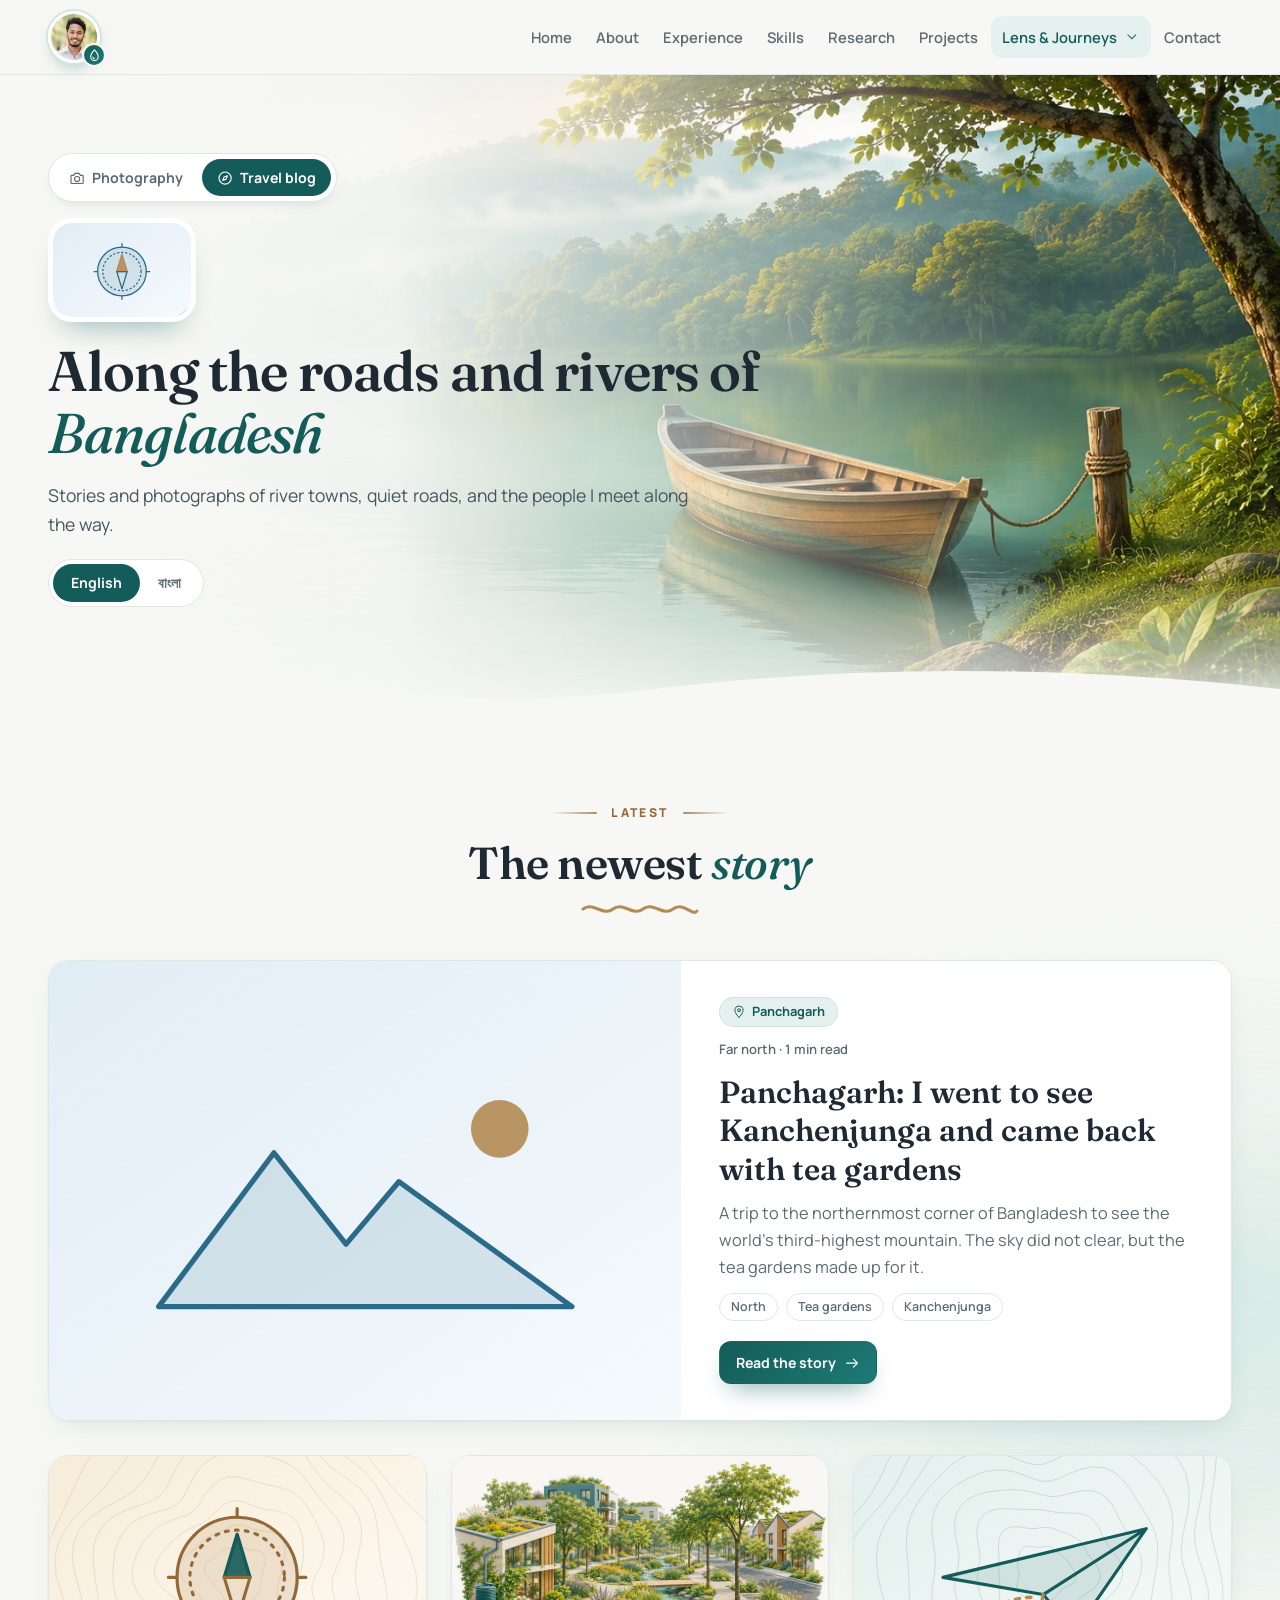
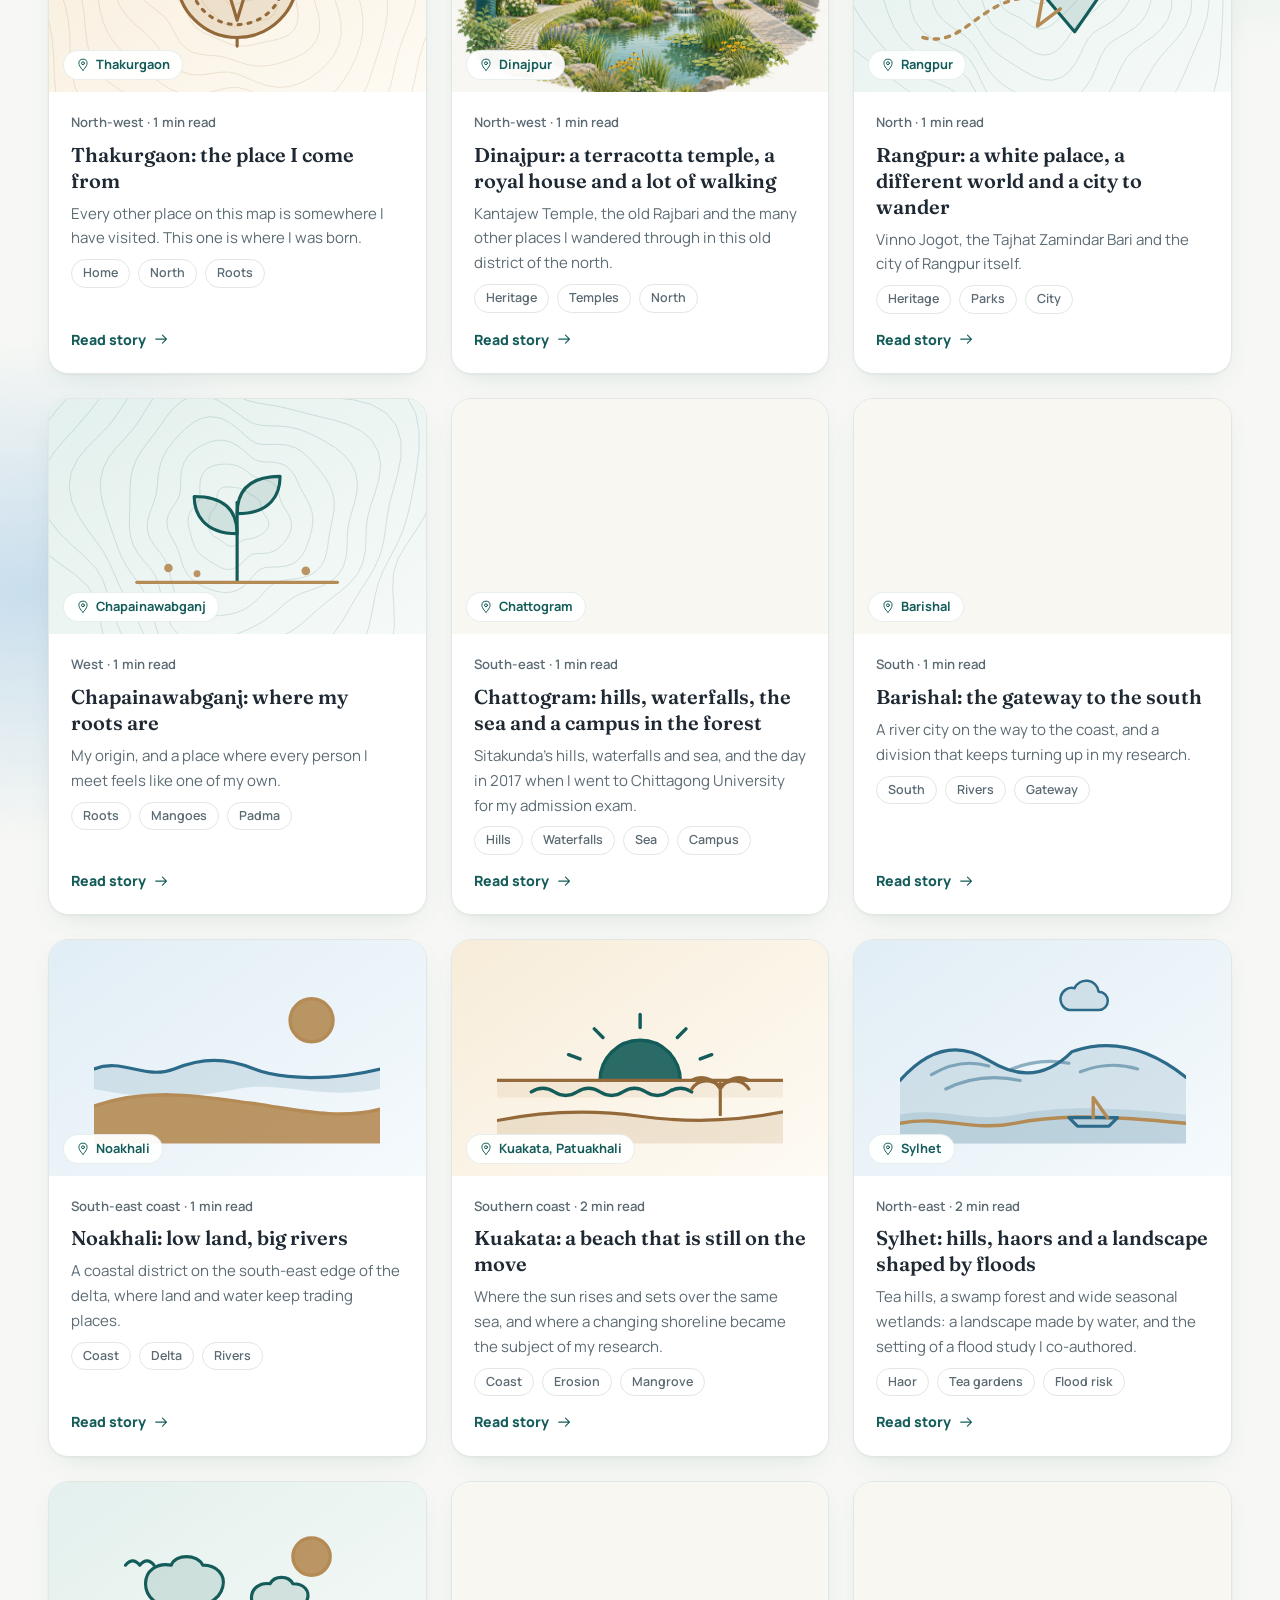
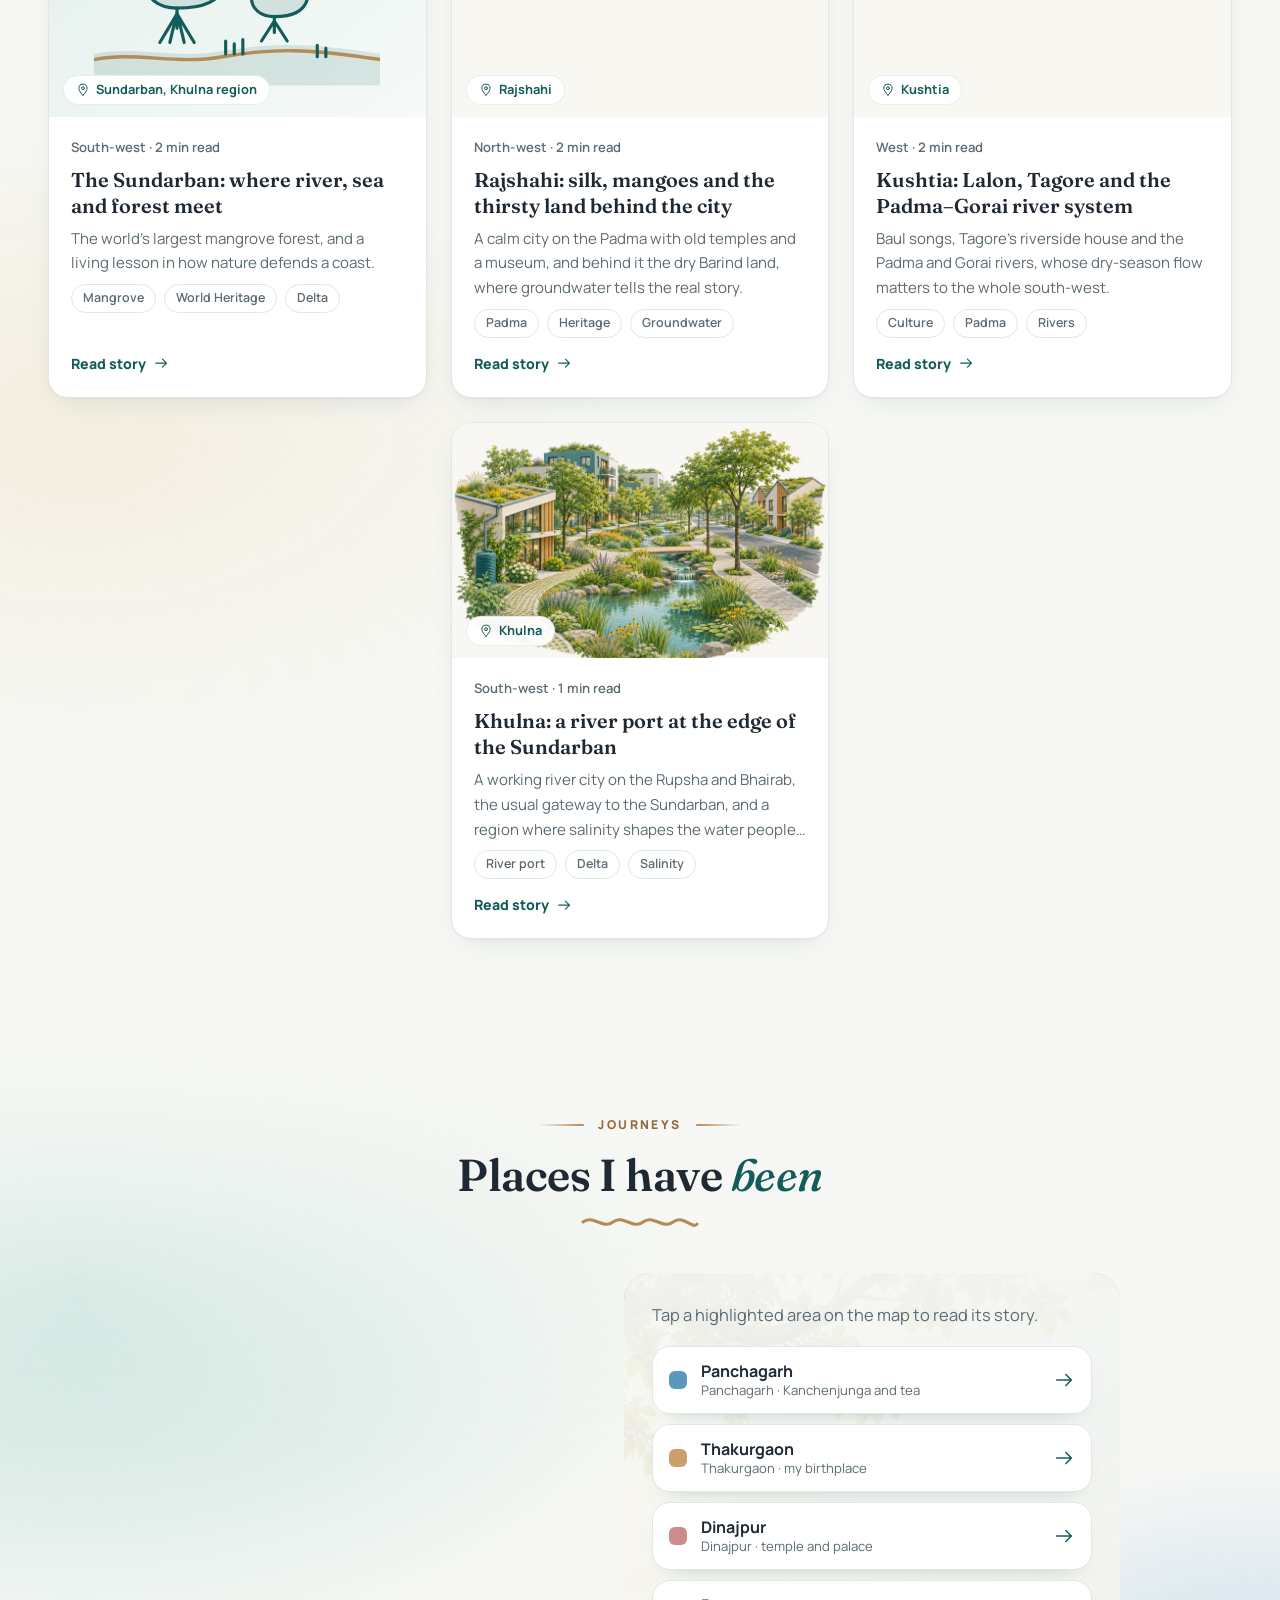
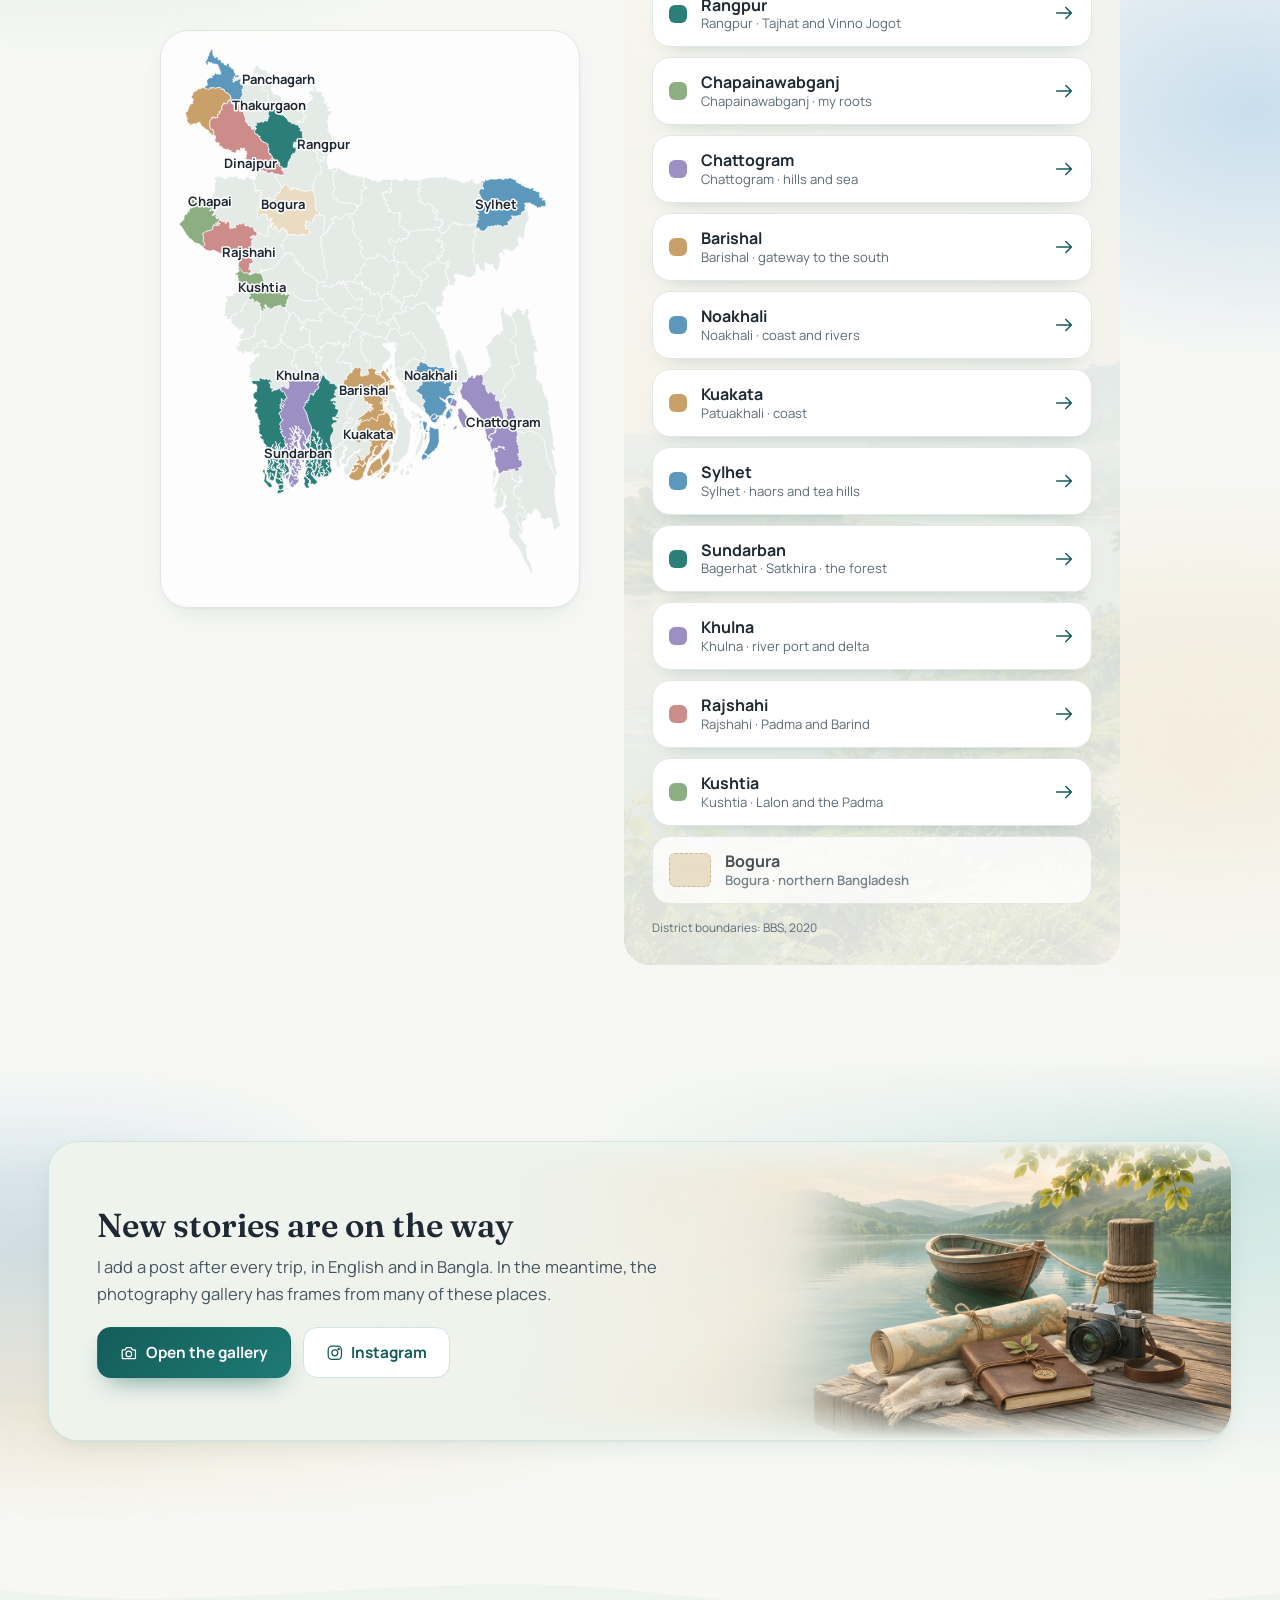
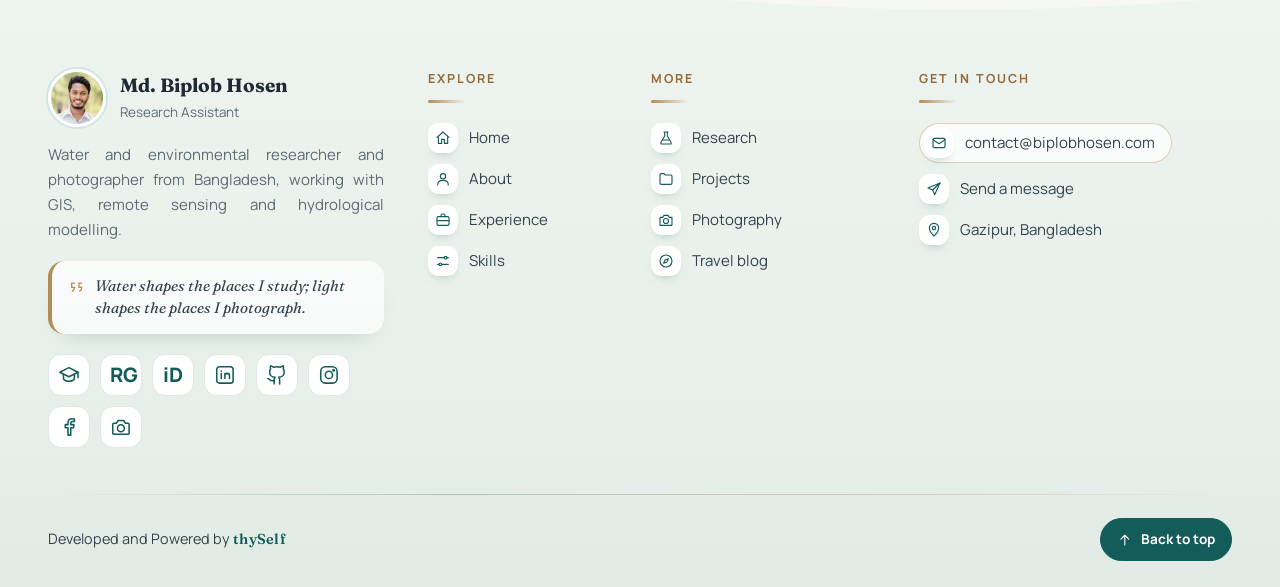
<file: travel.html>
<!DOCTYPE html>
<html lang="en">
<head>
<meta charset="utf-8">
<meta name="viewport" content="width=device-width,initial-scale=1">
<title>Travel blog — Lens & Journeys — Md. Biplob Hosen</title>
<meta name="description" content="A travel blog with stories and photographs from Bangladesh, in English and Bangla.">
<meta property="og:type" content="website">
<meta property="og:title" content="Travel blog — Lens & Journeys — Md. Biplob Hosen">
<meta property="og:description" content="A travel blog with stories and photographs from Bangladesh, in English and Bangla.">
<meta property="og:image" content="https://biplobhosen.com/photos/og.jpg">
<meta property="og:url" content="https://biplobhosen.com/travel">
<meta name="twitter:card" content="summary_large_image">
<meta name="theme-color" content="#F7F8F5">
<link rel="icon" type="image/png" sizes="64x64" href="favicon.png">
<link rel="icon" type="image/png" sizes="32x32" href="favicon-32.png">
<link rel="shortcut icon" href="favicon.ico">
<link rel="apple-touch-icon" href="apple-touch-icon.png">
<link rel="preconnect" href="https://fonts.googleapis.com">
<link rel="preconnect" href="https://fonts.gstatic.com" crossorigin>
<link href="https://fonts.googleapis.com/css2?family=Fraunces:ital,opsz,wght@0,9..144,500;0,9..144,600;1,9..144,500&family=Manrope:wght@400;500;600;700;800&family=Noto+Serif+Bengali:wght@400;600&display=swap" rel="stylesheet">
<link rel="stylesheet" href="style.css?v=19">
<link rel="stylesheet" href="upgrade.css?v=19">
<link rel="stylesheet" href="backgrounds.css?v=19">
<script type="application/ld+json">{"@context": "https://schema.org", "@type": "Person", "name": "Md. Biplob Hosen", "jobTitle": "Research Assistant", "email": "mailto:contact@biplobhosen.com", "url": "https://biplobhosen.com/", "address": {"@type": "PostalAddress", "addressLocality": "Gazipur", "addressCountry": "BD"}, "affiliation": {"@type": "CollegeOrUniversity", "name": "Dhaka University of Engineering & Technology"}, "knowsAbout": ["Hydrology", "GIS", "Remote sensing", "Flood risk", "Groundwater", "Web development"], "sameAs": ["https://scholar.google.com/citations?user=9BasENkAAAAJ", "https://orcid.org/0009-0002-4502-288X", "https://www.researchgate.net/profile/Md-Biplob-Hosen-3"]}</script>
</head>
<body data-page="travel">
<div id="nav"></div>
<a class="skip-link" href="#app">Skip to content</a>
<main id="app" tabindex="-1"></main>
<div id="foot"></div>
<noscript><p style="padding:40px;text-align:center">Please enable JavaScript to view this site.</p></noscript>
<script src="content.js?v=19"></script>
<script src="visuals.js?v=19"></script>
<script src="art.js?v=19"></script>
<script src="app.js?v=19"></script>
<script src="pages1.js?v=19"></script>
<script src="pages2.js?v=19"></script>
<script src="bdmap.js?v=19"></script>
<script src="pages3.js?v=19"></script>
<script src="assets/scenes/manifest.js?v=19"></script>
<script src="backgrounds.js?v=19"></script>
<script src="links.js?v=19"></script>
</body>
</html>
</file>
<file: style.css>
/* ==========================================================================
   style.css — হালকা (light) থিম, v4
   রঙ বদলাতে চাইলে শুধু নিচের :root এর রঙগুলো বদলান।
   ========================================================================== */
:root{
  --bg:#F7F8F5; --bg2:#EEF3EF; --card:#fff; --ink:#1F2933; --mute:#5C6B73; --line:#E1E7E3;
  --teal:#145C59; --teal2:#1E7A75; --teal-50:#E5F1EF; --teal-100:#CFE6E2;
  --gold:#B58B55; --gold-50:#F8F0E4; --sky-50:#E8F1F6; --sand-50:#F6F1E7; --rose-50:#F9EBE6;
  --r:20px; --sh:0 1px 2px rgba(31,41,51,.04),0 10px 30px -12px rgba(20,92,89,.16);
  --sh2:0 2px 4px rgba(31,41,51,.05),0 26px 50px -18px rgba(20,92,89,.32);
  --serif:'Fraunces',Georgia,'Noto Serif Bengali',serif; --sans:'Manrope',system-ui,-apple-system,'Segoe UI',sans-serif;
}
*{box-sizing:border-box;margin:0;padding:0}
html{scroll-behavior:smooth;scroll-padding-top:90px;-webkit-text-size-adjust:100%}
#nav{position:sticky;top:0;z-index:60}
body{font-family:var(--sans);background:var(--bg);color:var(--ink);line-height:1.65;font-size:16.5px;overflow-x:hidden}
img{max-width:100%;display:block}
a{color:inherit;text-decoration:none}
button,input,select,textarea{font:inherit;color:inherit}
button{cursor:pointer;border:0;background:none}
ul{list-style:none}
::selection{background:var(--teal-100)}
.wrap{max-width:1240px;margin:0 auto;padding:0 28px;position:relative;z-index:1}
section{padding:88px 0;position:relative;overflow:hidden}
.ic{width:1.15em;height:1.15em;flex:none;vertical-align:-.2em}
.tb{display:inline-grid;place-items:center;font:800 .62em/1 var(--sans);letter-spacing:.02em}
:focus-visible{outline:3px solid var(--gold);outline-offset:2px;border-radius:8px}

/* ---------- ছোট গ্রাফিক্স: কনটুর, ডট, ব্লব, ঢেউ ---------- */
.cont{position:absolute;pointer-events:none;color:var(--teal);opacity:.11;z-index:0;inset:0}
.cont.gold{color:var(--gold);opacity:.16}
.cont svg{width:100%;height:100%}
.dots{position:absolute;background-image:radial-gradient(var(--gold) 1.7px,transparent 1.9px);background-size:18px 18px;opacity:.38;pointer-events:none}
.blob{position:absolute;border-radius:50%;pointer-events:none;z-index:0}
.blob.b1{width:640px;height:640px;background:radial-gradient(closest-side,rgba(20,92,89,.20),rgba(20,92,89,.09) 55%,rgba(20,92,89,0));left:-220px;top:-80px}
.blob.b2{width:560px;height:560px;background:radial-gradient(closest-side,rgba(181,139,85,.26),rgba(181,139,85,.11) 55%,rgba(181,139,85,0));right:-180px;bottom:-160px}
.wave{position:absolute;left:0;bottom:-1px;width:100%;height:54px;fill:var(--bg);display:block;z-index:2}

/* ---------- আইকন ব্যাজ ---------- */
.ib{display:inline-grid;place-items:center;width:52px;height:52px;border-radius:16px;background:var(--teal-50);color:var(--teal);flex:none;font-size:26px;box-shadow:inset 0 0 0 1px rgba(20,92,89,.08)}
.ib .ic{width:1em;height:1em}
.ib.gold{background:var(--gold-50);color:#94693A}
.ib.sky{background:var(--sky-50);color:#2C6A8A}
.ib.rose{background:var(--rose-50);color:#B05A3B}
.ib.sand{background:var(--sand-50);color:#8A7340}
.ib.lg{width:66px;height:66px;border-radius:21px;font-size:33px}
.ib.xl{width:84px;height:84px;border-radius:26px;font-size:42px}

/* ---------- বাটন, চিপ, ট্যাগ ---------- */
.btn{display:inline-flex;align-items:center;justify-content:center;gap:8px;padding:12px 22px;border-radius:14px;font-weight:700;font-size:.96rem;border:1.5px solid var(--teal-100);background:#fff;color:var(--teal);transition:.22s;cursor:pointer}
.btn:hover{border-color:var(--teal);transform:translateY(-2px);box-shadow:0 12px 24px -14px rgba(20,92,89,.5)}
.btn.pri{background:linear-gradient(135deg,var(--teal),var(--teal2));color:#fff;border-color:transparent;box-shadow:0 12px 26px -12px rgba(20,92,89,.65)}
.btn.sm{padding:9px 16px;font-size:.88rem;border-radius:12px}
.chip{display:inline-flex;align-items:center;gap:6px;padding:5px 12px;border-radius:99px;background:var(--teal-50);color:var(--teal);font-weight:700;font-size:.8rem;line-height:1.4;border:1px solid rgba(20,92,89,.1)}
.chip .ic{font-size:.95em}
.tags{display:flex;flex-wrap:wrap;gap:8px}
.tag{display:inline-flex;align-items:center;gap:5px;padding:3px 11px;border-radius:99px;background:#fff;border:1px solid var(--line);font-size:.78rem;font-weight:600;color:var(--mute)}
.chip.st-published{background:#E3F2EA;color:#1D6A45}
.chip.st-review{background:var(--gold-50);color:#8A6232}
.chip.st-prep{background:var(--sky-50);color:#2C6A8A}
.ribbon{display:inline-flex;align-items:center;gap:6px;padding:4px 12px;border-radius:99px;background:var(--gold-50);color:#8A6232;font-weight:700;font-size:.78rem;border:1px solid rgba(181,139,85,.3)}
.ribbon.cur{background:var(--teal);color:#fff;border-color:transparent}
.ribbon .ic{font-size:.95em}

/* ---------- নেভিগেশন ---------- */
.nav{position:relative;z-index:60;background:#F7F8F5;border-bottom:1px solid var(--line)}
.nav .wrap{display:flex;align-items:center;justify-content:space-between;height:74px;gap:18px}
.logo{position:relative;display:block;width:52px;height:52px;flex:none}
.logo .av{display:block;width:100%;height:100%;border-radius:50%;overflow:hidden;border:3px solid #fff;box-shadow:0 0 0 2px var(--teal-100),0 8px 18px -8px rgba(20,92,89,.5);transition:.3s}
.logo:hover .av{box-shadow:0 0 0 2px var(--teal),0 10px 22px -8px rgba(20,92,89,.6)}
.logo .av img{width:100%;height:100%;object-fit:cover}
.logo .lm{position:absolute;right:-6px;bottom:-4px;width:24px;height:24px;border-radius:50%;background:linear-gradient(135deg,var(--teal),var(--teal2));color:#fff;display:grid;place-items:center;font-size:13px;border:2px solid var(--bg)}
.nl{display:flex;align-items:center;gap:2px}
.nl>a,.ddb{display:flex;align-items:center;gap:7px;padding:9px 13px;border-radius:12px;font-weight:600;font-size:.92rem;color:var(--mute);transition:.2s;white-space:nowrap}
.nl>a .ic,.ddb .ic{font-size:1.02rem;opacity:.85}
.nl>a:hover,.ddb:hover,.dd.open .ddb{color:var(--teal);background:var(--teal-50)}
.nl>a.on,.dd.on .ddb{color:var(--teal);background:var(--teal-50)}
.nl>a.cv{background:var(--teal);color:#fff;margin-left:6px}
.nl>a.cv:hover{background:var(--teal2)}
.ddb .ic.cv{font-size:.85rem;transition:transform .2s}
.dd.open .ddb .ic.cv{transform:rotate(180deg)}
.dd{position:relative}
.dd::after{content:"";position:absolute;left:0;right:0;top:100%;height:10px}
.ddm{position:absolute;left:50%;top:calc(100% + 8px);transform:translateX(-50%) translateY(6px);min-width:290px;background:#fff;border:1px solid var(--line);border-radius:20px;box-shadow:var(--sh2);padding:8px;opacity:0;visibility:hidden;transition:.2s;z-index:70}
.dd.open .ddm{opacity:1;visibility:visible;transform:translateX(-50%) translateY(0)}
@media(hover:hover){.dd:hover .ddm{opacity:1;visibility:visible;transform:translateX(-50%) translateY(0)}}
.ddm a{display:flex;align-items:center;gap:13px;padding:10px 12px;border-radius:14px;transition:.18s}
.ddm a:hover,.ddm a.on{background:var(--teal-50)}
.ddm a .ib{width:42px;height:42px;font-size:21px;border-radius:13px}
.ddm a span:not(.ib){display:flex;flex-direction:column;line-height:1.3}
.ddm a b{font-size:.95rem}
.ddm a small{color:var(--mute);font-size:.78rem}
.burger{display:none;width:46px;height:46px;border-radius:13px;border:1.5px solid var(--line);background:#fff;place-items:center;font-size:22px;color:var(--teal)}

/* ---------- ফুটার ---------- */
.foot{position:relative;background:linear-gradient(180deg,#E4EFEB 0%,#D8E8E3 100%);padding:100px 0 26px;overflow:hidden;margin-top:40px}
.foot::before{content:"";position:absolute;inset:0;pointer-events:none;background:radial-gradient(760px 420px at 6% 8%,rgba(150,205,196,.55),transparent 70%),radial-gradient(640px 400px at 100% 100%,rgba(238,212,170,.65),transparent 70%),radial-gradient(420px 300px at 62% 30%,rgba(190,215,235,.45),transparent 70%)}
.foot .wave{top:-1px;bottom:auto;transform:scaleY(-1);height:50px}
.foot .cont{width:520px;height:520px;right:-120px;top:auto;bottom:-200px;left:auto;inset:auto auto -220px auto;right:-140px}
.foot .g{display:grid;grid-template-columns:1.5fr .8fr 1fr 1.4fr;gap:44px;position:relative;z-index:1}
.foot .who{display:flex;align-items:center;gap:14px;margin-bottom:16px}
.foot .av{display:block;width:58px;height:58px;border-radius:50%;overflow:hidden;border:3px solid #fff;box-shadow:0 0 0 2px var(--teal-100);flex:none}
.foot .av img{width:100%;height:100%;object-fit:cover}
.foot .who b{display:block;font-family:var(--serif);font-size:1.2rem;line-height:1.25}
.foot .who small{color:var(--mute);font-size:.84rem}
.foot .brand p{color:var(--mute);font-size:.94rem;max-width:380px}
.foot h5{font-size:.74rem;text-transform:uppercase;letter-spacing:.16em;color:#94693A;margin-bottom:16px}
.foot li{margin-bottom:9px}
.foot li a,.foot li .plain{display:flex;align-items:center;gap:9px;color:#33434C;font-size:.94rem;transition:.2s}
.foot li a:hover{color:var(--teal);transform:translateX(3px)}
.foot li .ic{color:var(--teal);opacity:.8}
.foot .plain{color:var(--mute)}
.soc{display:flex;flex-wrap:wrap;gap:10px;margin-top:20px}
.soc a{display:grid;place-items:center;width:42px;height:42px;border-radius:13px;background:#fff;border:1px solid var(--line);color:var(--teal);font-size:19px;transition:.22s}
.soc a:hover{background:var(--teal);color:#fff;transform:translateY(-3px)}
.foot .bar{margin-top:46px;padding-top:22px;border-top:1px solid rgba(20,92,89,.16);display:flex;justify-content:space-between;align-items:center;gap:16px;flex-wrap:wrap;position:relative;z-index:1}
.foot .cr{font-size:.9rem;color:#33434C}
.foot .cr b{color:var(--teal);font-family:var(--serif);font-weight:600;letter-spacing:.02em}
.foot .top{display:inline-flex;align-items:center;gap:8px;padding:9px 16px;border-radius:99px;background:#fff;border:1px solid var(--line);font-weight:700;font-size:.85rem;color:var(--teal);transition:.2s}
.foot .top:hover{background:var(--teal);color:#fff}

/* ---------- সেকশন হেডিং ---------- */
.sh{text-align:center;max-width:760px;margin:0 auto 46px}
.sh .eb{display:flex;align-items:center;justify-content:center;gap:14px;margin-bottom:14px}
.sh .eb span{font-size:.76rem;font-weight:800;letter-spacing:.2em;text-transform:uppercase;color:#94693A}
.sh .eb i{display:block;height:2px;width:46px;border-radius:2px;background:linear-gradient(90deg,transparent,var(--gold))}
.sh .eb i:last-child{background:linear-gradient(270deg,transparent,var(--gold))}
.sh h2{font-family:var(--serif);font-weight:600;font-size:clamp(1.9rem,3.6vw,2.8rem);line-height:1.15;letter-spacing:-.01em}
.sh h2 em{font-style:italic;color:var(--teal);font-weight:500}
.sh .ul{color:var(--gold);width:130px;margin:12px auto 0}
.sh .ul svg{width:100%;height:14px;display:block}
.sh .lead{color:var(--mute);margin-top:16px;font-size:1.05rem}
.bh{font-size:.74rem;font-weight:800;text-transform:uppercase;letter-spacing:.16em;color:var(--teal);margin:24px 0 12px;display:flex;align-items:center;gap:12px}
.bh::after{content:"";flex:1;height:1px;background:linear-gradient(90deg,var(--teal-100),transparent)}
.subh{display:flex;align-items:center;gap:18px;margin:62px 0 28px;font-family:var(--serif);font-weight:500;font-size:1.35rem;color:var(--teal);justify-content:center;text-align:center}
.subh i{flex:1;max-width:160px;height:1px;background:linear-gradient(90deg,transparent,var(--gold))}
.subh i:last-child{background:linear-gradient(270deg,transparent,var(--gold))}
.ctr{text-align:center}

/* ---------- পেজ হেডার ---------- */
.ph{padding:78px 0 108px;background:linear-gradient(160deg,#E3F0ED 0%,#F1F6F2 55%,#F7F2E8 100%)}
.ph::after{content:"";position:absolute;left:-150px;bottom:-190px;width:520px;height:520px;border-radius:50%;background:radial-gradient(closest-side,rgba(181,139,85,.2),rgba(181,139,85,0))}
.ph .cont{inset:auto;right:-8%;top:-70%;width:720px;height:720px;opacity:.13}
.ph .wrap{display:grid;grid-template-columns:1fr 330px;gap:40px;align-items:center}
.ph .pt{position:relative;z-index:2}
.crumb{display:inline-flex;align-items:center;gap:7px;font-weight:700;font-size:.88rem;color:var(--teal);margin-bottom:12px}
.crumb:hover{text-decoration:underline}
.eb2{display:inline-flex;align-items:center;gap:10px;font-size:.78rem;font-weight:800;letter-spacing:.2em;text-transform:uppercase;color:#94693A;margin-bottom:14px}
.eb2 i{display:block;width:34px;height:2px;border-radius:2px;background:var(--gold)}
.ph h1{font-family:var(--serif);font-weight:600;font-size:clamp(2.1rem,4.4vw,3.5rem);line-height:1.1;letter-spacing:-.015em;max-width:15em}
.ph h1 em{font-style:italic;color:var(--teal);font-weight:500}
.ph .s{color:#44555E;font-size:1.1rem;max-width:640px;margin-top:18px}
.pg{position:relative;width:310px;height:290px;justify-self:center;z-index:1}
.pg .ring{position:absolute;left:50%;top:50%;width:230px;height:230px;margin:-115px 0 0 -115px;border-radius:50%;border:2px dashed rgba(20,92,89,.3);animation:spin 40s linear infinite}
.pg .ring.r2{width:300px;height:300px;margin:-150px 0 0 -150px;border-color:rgba(181,139,85,.45);animation-direction:reverse;animation-duration:60s}
.pg .core{position:absolute;left:50%;top:50%;width:112px;height:112px;margin:-56px 0 0 -56px;border-radius:34px;background:linear-gradient(135deg,var(--teal),var(--teal2));color:#fff;display:grid;place-items:center;font-size:54px;box-shadow:0 26px 44px -18px rgba(20,92,89,.7);transform:rotate(-6deg)}
.pg .orb{position:absolute;width:58px;height:58px;border-radius:50%;background:#fff;color:var(--teal);display:grid;place-items:center;font-size:27px;box-shadow:var(--sh2);animation:bob 5s ease-in-out infinite}
.pg .orb.o1{right:6px;top:30px;color:#94693A}
.pg .orb.o2{left:6px;bottom:28px;animation-delay:-2s}
@keyframes spin{to{transform:rotate(360deg)}}
@keyframes bob{50%{transform:translateY(-10px)}}
.rstats,.pmeta,.jump{display:flex;flex-wrap:wrap;gap:10px;margin-top:24px}
.rstats span,.pmeta span,.jump a{display:inline-flex;align-items:center;gap:8px;padding:9px 16px;border-radius:99px;background:#fff;border:1px solid var(--line);font-size:.9rem;color:#33434C;box-shadow:0 6px 16px -10px rgba(20,92,89,.3)}
.rstats span b{color:var(--teal);font-size:1.05rem}
.rstats .ic,.pmeta .ic,.jump .ic{color:var(--teal)}
.jump a{font-weight:700;color:var(--teal);transition:.2s}
.jump a:hover{background:var(--teal);color:#fff;transform:translateY(-2px)}
.jump a:hover .ic{color:#fff}
.lensnav{display:flex;width:fit-content;align-items:center;gap:4px;padding:5px;border-radius:99px;background:#fff;border:1px solid var(--line);margin-bottom:16px;box-shadow:0 6px 16px -10px rgba(20,92,89,.3)}
.lensnav a{display:inline-flex;align-items:center;gap:7px;padding:7px 15px;border-radius:99px;font-weight:700;font-size:.88rem;color:var(--mute);transition:.2s}
.lensnav a:hover{color:var(--teal);background:var(--teal-50)}
.lensnav a.on{background:var(--teal);color:#fff}
.lang{display:inline-flex;padding:4px;border-radius:99px;background:#fff;border:1px solid var(--line)}
.lang button{padding:7px 18px;border-radius:99px;font-weight:700;font-size:.88rem;color:var(--mute)}
.lang button.on{background:var(--teal);color:#fff}

/* ---------- হিরো (হোম) ---------- */
.hero{padding:62px 0 128px;background:linear-gradient(165deg,#E6F1EE 0%,#F5F8F4 48%,#F8F2E7 100%)}
.hero .wrap{display:grid;grid-template-columns:1.12fr .88fr;gap:50px;align-items:center}
.hero .cont.c1{inset:auto;left:-14%;top:-35%;width:780px;height:780px;opacity:.1}
.hero .cont.c2{inset:auto;right:-10%;bottom:-50%;width:700px;height:700px}
.hl{position:relative;z-index:2}
.hello{margin-bottom:16px}
.hello .hi{display:block;font-family:var(--serif);font-style:italic;font-size:1.3rem;color:#94693A}
.hello b{display:block;font-family:var(--serif);font-weight:600;font-size:clamp(2.2rem,4.6vw,3.7rem);line-height:1.08;letter-spacing:-.02em;color:var(--teal)}
.hello>svg{width:190px;height:14px;color:var(--gold);margin-top:8px}
.kicker{display:inline-flex;align-items:center;gap:9px;padding:7px 16px;border-radius:99px;background:#fff;border:1px solid var(--line);font-weight:700;font-size:.84rem;color:var(--teal);margin:6px 0 18px;box-shadow:0 6px 16px -10px rgba(20,92,89,.3)}
.hl h1{font-family:var(--serif);font-weight:500;font-size:clamp(1.55rem,2.7vw,2.25rem);line-height:1.28;letter-spacing:-.01em;max-width:21em;color:var(--ink)}
.hl h1 em{font-style:italic;color:var(--teal);position:relative;white-space:nowrap}
.hl h1 em svg{position:absolute;left:0;bottom:-.34em;width:100%;height:.34em;color:var(--gold)}
.hl .sub{color:#44555E;margin-top:20px;max-width:34em;font-size:1.04rem}
.hl .chips{display:flex;flex-wrap:wrap;gap:8px;margin-top:20px}
.hl .chips .chip{background:#fff;border-color:var(--line)}
.hl .cta{display:flex;flex-wrap:wrap;gap:12px;margin-top:28px}
.hl .soc{margin-top:22px}
.pf{position:relative;width:100%;max-width:430px;margin:0 auto;aspect-ratio:4/5.15}
.pf .cont{inset:-14%;opacity:.16}
.pf .ring{position:absolute;inset:-5% -8%;border-radius:50%;border:2px dashed rgba(20,92,89,.28);animation:spin 70s linear infinite}
.pf .ring.r2{inset:4% -16%;border-color:rgba(181,139,85,.4);animation-direction:reverse}
.pf .lay{position:absolute;inset:0;border-radius:28px}
.pf .lay.l1{background:linear-gradient(150deg,var(--teal2),var(--teal));transform:translate(16px,16px);box-shadow:0 30px 50px -26px rgba(20,92,89,.6)}
.pf .lay.l2{border:2px solid var(--gold);transform:translate(-12px,-12px)}
.pf .arch{position:absolute;inset:0;border-radius:28px;overflow:hidden;border:6px solid #fff;box-shadow:0 14px 30px -14px rgba(20,92,89,.35);background:var(--teal-50)}
.pf .arch img{width:100%;height:100%;object-fit:cover;object-position:50% 20%}
.float{position:absolute;z-index:3;display:flex;align-items:center;gap:10px;padding:7px 18px 7px 8px;border-radius:99px;background:rgba(255,255,255,.96);box-shadow:var(--sh2);font-weight:700;font-size:.86rem;white-space:nowrap;animation:bob 6s ease-in-out infinite}
.float .ib{width:36px;height:36px;font-size:18px;border-radius:50%}
.float.f1{top:7%;left:-12%}
.float.f2{top:15%;right:-14%;animation-delay:-1.5s}
.float.f3{bottom:15%;left:-14%;animation-delay:-3s}
.float.f4{bottom:5%;right:-10%;animation-delay:-4.5s}

/* ---------- পরিসংখ্যান ---------- */
section.stats{padding:0 0 24px;margin-top:-56px;overflow:visible;z-index:3}
.stats .grid{display:grid;grid-template-columns:repeat(4,1fr);gap:20px}
.stat{display:flex;align-items:center;gap:16px;padding:20px 22px;border-radius:22px;background:#fff;border:1px solid var(--line);box-shadow:var(--sh)}
.stat b{display:block;font-family:var(--serif);font-size:2.2rem;line-height:1;color:var(--teal);font-weight:600}
.stat .l{display:block;color:var(--mute);font-size:.86rem;margin-top:5px;line-height:1.35}

/* ---------- কার্ড ---------- */
.cards{display:grid;gap:24px}
.cards.c2{grid-template-columns:repeat(2,1fr)}
.cards.c3{grid-template-columns:repeat(3,1fr)}
.cards.c4{grid-template-columns:repeat(4,1fr)}
.cards.c5{grid-template-columns:repeat(6,1fr)}
.cards.c5>*{grid-column:span 2}
.cards.c5>:nth-child(4){grid-column:2/4}
.cards.c5>:nth-child(5){grid-column:4/6}
@media(min-width:961px){.cards.c3>:last-child:nth-child(3n+1){grid-column:2}}
.card{position:relative;background:#fff;border:1px solid var(--line);border-radius:var(--r);box-shadow:var(--sh);overflow:hidden;display:flex;flex-direction:column;transition:transform .3s,box-shadow .3s,border-color .3s}
.lift:hover{transform:translateY(-6px);box-shadow:var(--sh2);border-color:var(--teal-100)}
.btnlike,[role=button]{cursor:pointer}
.cb{display:flex;flex-direction:column;gap:8px;padding:20px 22px 22px;flex:1}
.cb h3{font-family:var(--serif);font-weight:600;font-size:1.2rem;line-height:1.3}
.cb p{color:var(--mute);font-size:.94rem}
.clamp{display:-webkit-box;-webkit-box-orient:vertical;-webkit-line-clamp:3;line-clamp:3;overflow:hidden}
.more{margin-top:auto;padding-top:6px;display:inline-flex;align-items:center;gap:7px;font-weight:800;font-size:.88rem;color:var(--teal)}
.more .ic{transition:transform .25s}
.lift:hover .more .ic{transform:translateX(5px)}
.when{font-size:.76rem;font-weight:800;letter-spacing:.12em;text-transform:uppercase;color:#94693A}
.meta{font-size:.82rem;color:var(--mute);font-weight:600}
div.org{color:var(--mute);font-weight:600;font-size:.92rem}
.aw{position:relative;aspect-ratio:16/10;overflow:hidden}
.aw .arttile{position:absolute;inset:0}
.ifc.sm .aw{aspect-ratio:16/9}
.ifc.sm .cb h3{font-size:1.08rem}
.ifc.sm .cb p{font-size:.88rem}
.card .aw .ribbon,.tw>.ribbon{position:absolute;top:14px;left:14px;z-index:3}
.tw{position:relative}
.tw>.chip{position:absolute;left:14px;top:14px;z-index:3;background:rgba(255,255,255,.95)}
.tw>.q{position:absolute;right:14px;top:14px;z-index:3;padding:3px 11px;border-radius:99px;background:rgba(255,255,255,.95);font-weight:800;font-size:.76rem;color:#8A6232;border:1px solid rgba(181,139,85,.35)}
.tcard .tw>.chip,.pub .tw>.chip{top:auto;bottom:12px}
.thumb{position:relative;aspect-ratio:16/10;overflow:hidden;background:var(--teal-50)}
.thumb>img{width:100%;height:100%;object-fit:cover;transition:transform .6s}
.lift:hover .thumb>img{transform:scale(1.05)}
.thumb .arttile{position:absolute;inset:0}
.thumb.fit::before{content:"";position:absolute;inset:-20px;background:var(--bgi) center/cover;filter:blur(22px) saturate(1.1);opacity:.55}
.thumb.fit>img{position:relative;object-fit:contain;padding:8px}
.thumb.big{aspect-ratio:16/9}
.pub .cb{padding-top:18px}
.pub .cm{margin-top:auto;display:flex;justify-content:space-between;align-items:center;gap:10px;font-size:.8rem;color:var(--mute);font-weight:600;padding-top:6px}
.pub .cm span:first-child{overflow:hidden;text-overflow:ellipsis;white-space:nowrap}
.pcard .chip.st{background:rgba(255,255,255,.96)}

/* ---------- ছবি-আঁকা (illustration) টাইল ---------- */
:where(.arttile,.mh.art,.zart,.phdart,.fplane,.medal,.tart){--tb1:#E3F0ED;--tb2:#F6FAF8;--tf:rgba(20,92,89,.13);--tl:#145C59;--ta:#B58B55}
.sky{--tb1:#E1EDF5;--tb2:#F5FAFD;--tf:rgba(44,106,138,.14);--tl:#2C6A8A;--ta:#B58B55}
.gold{--tb1:#F7ECD9;--tb2:#FEFBF4;--tf:rgba(181,139,85,.2);--tl:#94693A;--ta:#145C59}
.rose{--tb1:#F8E6DE;--tb2:#FEFAF8;--tf:rgba(176,90,59,.15);--tl:#B05A3B;--ta:#145C59}
.sand{--tb1:#F3ECDA;--tb2:#FCFAF3;--tf:rgba(138,115,64,.17);--tl:#8A7340;--ta:#145C59}
.arttile{position:relative;overflow:hidden;display:grid;place-items:center;width:100%;height:100%;min-height:100px;background:linear-gradient(145deg,var(--tb1),var(--tb2));color:var(--tl)}
.arttile .cont{color:var(--tl);opacity:.15;inset:-40% -10%;display:none}
.arttile.sp .cont{display:block}
.arttile .il{position:relative;z-index:1;width:76%;height:82%;transition:transform .5s}
.lift:hover .arttile .il{transform:scale(1.07) rotate(-1.5deg)}
.il{display:block}
.il .s{fill:none;stroke:var(--tl,#145C59);stroke-width:2.2;stroke-linecap:round;stroke-linejoin:round}
.il .f{fill:var(--tf,rgba(20,92,89,.13));stroke:none}
.il .f.s{stroke:var(--tl,#145C59)}
.il .g{fill:none;stroke:var(--ta,#B58B55);stroke-width:2.4;stroke-linecap:round;stroke-linejoin:round}
.il .fg{fill:var(--ta,#B58B55);stroke:none;opacity:.9}
.il .nd{fill:var(--tl,#145C59);stroke:none}
.il .fg2{fill:var(--ta,#B58B55);stroke:none}

/* ---------- Hero, Home অন্যান্য ---------- */
.foi{background:linear-gradient(180deg,var(--bg) 0%,#F1F6F2 100%)}
.mosaic{display:grid;grid-template-columns:repeat(4,1fr);grid-auto-rows:220px;gap:16px}
.mosaic a,.mosaic .mi{position:relative;display:block;padding:0;border:0;cursor:zoom-in;font:inherit;text-align:left;border-radius:20px;overflow:hidden;box-shadow:var(--sh);background:var(--teal-50)}
.mosaic>:nth-child(1){grid-column:span 2;grid-row:span 2}.mosaic>:nth-child(6){grid-column:span 2}
.mosaic img{width:100%;height:100%;object-fit:cover;transition:transform .6s}
.mosaic a:hover img,.mosaic .mi:hover img{transform:scale(1.07)}
.mosaic a span,.mosaic .mi span{position:absolute;left:12px;right:12px;bottom:12px;display:flex;align-items:center;gap:7px;padding:8px 12px;border-radius:12px;background:rgba(255,255,255,.94);font-size:.8rem;font-weight:700;color:var(--teal);opacity:0;transform:translateY(8px);transition:.3s}
.mosaic a:hover span,.mosaic .mi:hover span,.mosaic .mi:focus-visible span{opacity:1;transform:none}
.tiles{display:grid;grid-template-columns:repeat(4,1fr);gap:18px}
.tile{display:flex;align-items:center;gap:15px;padding:18px;border-radius:22px;background:#fff;border:1px solid var(--line);box-shadow:var(--sh);transition:.3s}
.tile span:not(.ib){flex:1;display:flex;flex-direction:column;line-height:1.3}
.tile b{font-family:var(--serif);font-size:1.12rem}
.tile small{color:var(--mute);font-size:.8rem;margin-top:3px}
.tile>.ic{color:var(--teal);transition:transform .25s}
.tile:hover>.ic{transform:translateX(5px)}
.phd{position:relative;overflow:hidden;border-radius:30px;padding:46px;background:linear-gradient(135deg,#E3F0ED,#FBF7EE);border:1px solid var(--teal-100);box-shadow:var(--sh)}
.phd .cont{inset:auto;right:-100px;top:-180px;width:520px;height:520px}
.phd .in{position:relative;display:flex;align-items:center;gap:38px;z-index:1}
.phdart{flex:none;width:190px;height:190px;border-radius:50%;background:#fff;display:grid;place-items:center;box-shadow:var(--sh2);padding:24px}
.phdart .il{width:100%;height:100%}
.phd h3{font-family:var(--serif);font-weight:600;font-size:clamp(1.5rem,2.6vw,2.1rem);line-height:1.2;margin-bottom:10px}
.phd p{color:#44555E;max-width:640px;margin-bottom:16px}
.phd .tags{margin-bottom:22px}
.band{position:relative;overflow:hidden;display:flex;align-items:center;justify-content:space-between;gap:30px;flex-wrap:wrap;padding:44px 48px;border-radius:30px;background:linear-gradient(135deg,#E3F0ED,#F8F1E4);border:1px solid var(--teal-100);box-shadow:var(--sh)}
.band .cont{inset:auto;left:-100px;top:-190px;width:520px;height:520px}
.band>*:not(.cont){position:relative;z-index:1}
.band h2{font-family:var(--serif);font-weight:600;font-size:clamp(1.5rem,2.6vw,2.1rem);line-height:1.2}
.band p{color:#44555E;margin-top:8px;max-width:560px}

/* ---------- রিভিল অ্যানিমেশন ---------- */
.rv{opacity:0;transform:translateY(24px);transition:opacity .7s ease,transform .7s ease,box-shadow .3s,border-color .3s}
.rv.in{opacity:1;transform:none}
.rv.in.lift:hover{transform:translateY(-6px)}
.rv.d1{transition-delay:.08s}.rv.d2{transition-delay:.16s}.rv.d3{transition-delay:.24s}

/* ---------- About ---------- */
.about{display:grid;grid-template-columns:.86fr 1.14fr;grid-template-areas:"al ar" "af ar";grid-template-rows:auto 1fr;column-gap:72px;row-gap:34px;align-items:start}
.about .al{grid-area:al}.about .af{grid-area:af}.about .ar{grid-area:ar}
.about .af .facts{grid-template-columns:1fr;gap:12px}
.vf{position:relative;max-width:440px;margin:10px auto 0;padding:18px}
.vf .cont{inset:-18%;opacity:.15}
.vf .plate{position:absolute;border-radius:30px;z-index:0}
.vf .plate.p1{inset:0 34px 34px 0;background:var(--teal-50);transform:rotate(-4deg)}
.vf .plate.p2{inset:34px 0 0 34px;background:var(--gold-50);transform:rotate(3deg)}
.vfimg{position:relative;z-index:1;aspect-ratio:4/5;border-radius:26px;overflow:hidden;border:9px solid #fff;box-shadow:0 34px 56px -24px rgba(20,92,89,.55);background:var(--teal-50)}
.vfimg.land{aspect-ratio:4/3}
.vfimg img{width:100%;height:100%;object-fit:cover;object-position:50% 25%}
.vf .c{position:absolute;width:42px;height:42px;z-index:2;border:3px solid var(--gold);pointer-events:none}
.vf .c.tl{left:2px;top:2px;border-right:0;border-bottom:0;border-radius:14px 0 0 0}
.vf .c.tr{right:2px;top:2px;border-left:0;border-bottom:0;border-radius:0 14px 0 0}
.vf .c.bl{left:2px;bottom:2px;border-right:0;border-top:0;border-radius:0 0 0 14px}
.vf .c.br{right:2px;bottom:2px;border-left:0;border-top:0;border-radius:0 0 14px 0}
.vf .dotsq{position:absolute;right:-26px;bottom:-26px;width:110px;height:110px;background-image:radial-gradient(var(--gold) 1.8px,transparent 2px);background-size:16px 16px;opacity:.45;z-index:0}
.prose p{margin-bottom:16px;color:#33434C;font-size:1.04rem}
.prose .lede{font-family:var(--serif);font-size:1.4rem;line-height:1.5;color:var(--ink)}
.lines{display:grid;gap:12px;margin:26px 0}
.line{display:flex;align-items:center;gap:14px;padding:12px 16px;border-radius:18px;background:#fff;border:1px solid var(--line);box-shadow:var(--sh)}
.line .ib{width:42px;height:42px;font-size:21px;border-radius:13px}
.line span:not(.ib){font-weight:600;color:#33434C;font-size:.96rem}
.facts{display:grid;grid-template-columns:repeat(2,1fr);gap:14px}
.fact{display:flex;align-items:center;gap:14px;padding:14px 16px;border-radius:18px;background:linear-gradient(135deg,#fff,var(--bg2));border:1px solid var(--line)}
.fact .ib{width:44px;height:44px;font-size:22px;border-radius:14px}
.fact small{display:block;font-size:.7rem;font-weight:800;letter-spacing:.14em;text-transform:uppercase;color:#94693A}
.fact .v{display:block;font-weight:700;font-size:.93rem;line-height:1.35}
.edu .cb,.wk .cb,.org .cb{gap:7px}
.edu .aw,.org .aw{aspect-ratio:16/6}
.wk .aw{aspect-ratio:16/8}

/* ---------- Journey (zigzag) ---------- */
.zz{position:relative;display:grid;grid-template-columns:1fr 1fr;column-gap:64px;align-items:start}
.zz::before{content:"";position:absolute;left:50%;top:10px;bottom:10px;width:0;border-left:3px dashed rgba(181,139,85,.55);transform:translateX(-50%)}
.zz>.cont{inset:auto;left:50%;top:50%;width:700px;height:700px;margin:-350px 0 0 -350px;opacity:.08}
.zl,.zr{display:flex;flex-direction:column;gap:34px;position:relative;z-index:1}
.zr{margin-top:78px}
.zc{overflow:visible;padding:20px 20px 18px;cursor:pointer}
.zc .yr{position:absolute;top:-13px;left:20px;padding:3px 13px;border-radius:99px;background:linear-gradient(135deg,var(--gold),#C9A06B);color:#fff;font-weight:800;font-size:.8rem;letter-spacing:.04em;box-shadow:0 8px 16px -8px rgba(148,105,58,.7)}
.zc::after{content:"";position:absolute;top:34px;width:18px;height:18px;border-radius:50%;background:#fff;border:4px solid var(--gold);box-shadow:0 0 0 5px rgba(181,139,85,.18)}
.zc::before{content:"";position:absolute;top:42px;width:32px;height:2px;background:var(--gold);opacity:.7}
.zc.l::after{right:-42px}.zc.l::before{right:-32px}
.zc.r::after{left:-42px}.zc.r::before{left:-32px}
.zc.now{border-color:var(--teal);box-shadow:0 0 0 4px rgba(20,92,89,.1),var(--sh)}
.zc.now::after{border-color:var(--teal);box-shadow:0 0 0 5px rgba(20,92,89,.2)}
.zc.now .yr{background:linear-gradient(135deg,var(--teal),var(--teal2))}
.zb{display:flex;gap:16px;align-items:flex-start;margin-top:6px}
.zart{flex:none;width:92px;height:92px;border-radius:20px;background:linear-gradient(145deg,var(--tb1),var(--tb2));display:grid;place-items:center;padding:8px}
.zart .il{width:100%;height:100%}
.zb h4{font-family:var(--serif);font-size:1.12rem;line-height:1.3;margin-bottom:5px}
.zb p{color:var(--mute);font-size:.9rem;line-height:1.55}
.zb .more{margin-top:8px}

/* ---------- Experience ---------- */
.aw2{flex-direction:row;align-items:center;gap:22px;padding:24px 26px}
.aw2 h3{font-family:var(--serif);font-size:1.15rem;line-height:1.3;margin:4px 0}
.aw2 p{color:var(--mute);font-size:.92rem}
.medal{position:relative;overflow:hidden;flex:none;width:112px;height:112px;border-radius:50%;background:#fff;box-shadow:0 0 0 6px var(--gold-50),var(--sh);--tl:#94693A;--ta:#145C59}
.medal .il{position:absolute;left:50%;top:50%;width:220%;height:auto;aspect-ratio:200/120;transform:translate(-50%,-50%)}
.mem{display:flex;flex-wrap:wrap;justify-content:center;gap:10px;margin-top:30px}
.mem .chip{background:#fff;border-color:var(--line);padding:7px 15px;font-size:.84rem}
.exp{flex-direction:row;align-items:center;gap:20px;padding:22px 26px}
.exp h3{font-family:var(--serif);font-size:1.12rem}
.exp p{color:var(--mute);font-size:.9rem}

/* ---------- Skills ---------- */
.skill .it{display:flex;flex-wrap:wrap;gap:6px}
.skill .it span{padding:3px 11px;border-radius:99px;background:var(--teal-50);color:var(--teal);font-size:.78rem;font-weight:700}
.lvl{display:inline-flex;gap:4px;margin-left:8px;vertical-align:middle}
.lvl i{width:9px;height:9px;border-radius:50%;background:var(--line)}
.lvl i.on{background:var(--gold)}

/* ---------- Research ---------- */
.area2 .cb h3{font-size:1.15rem}
.thesis{flex-direction:row;gap:34px;padding:30px;align-items:stretch}
.tart{flex:none;width:260px;border-radius:22px;overflow:hidden}
.tart .arttile{min-height:220px}
.thesis h3{font-family:var(--serif);font-size:1.4rem;line-height:1.3;margin:12px 0 16px}
.thesis dl{display:grid;grid-template-columns:130px 1fr;gap:10px 18px}
.thesis dt{font-size:.74rem;font-weight:800;letter-spacing:.12em;text-transform:uppercase;color:#94693A;padding-top:3px}
.thesis dd{color:#33434C;font-size:.95rem}
.tabs{display:flex;flex-wrap:wrap;justify-content:center;gap:10px;margin-bottom:34px}
.tabs button{display:inline-flex;align-items:center;gap:7px;padding:9px 18px;border-radius:99px;background:#fff;border:1.5px solid var(--line);font-weight:700;font-size:.9rem;color:var(--mute);transition:.2s}
.tabs button small{padding:1px 8px;border-radius:99px;background:var(--bg2);font-size:.74rem}
.tabs button:hover{border-color:var(--teal-100);color:var(--teal)}
.tabs button.on{background:var(--teal);border-color:var(--teal);color:#fff}
.tabs button.on small{background:rgba(255,255,255,.22);color:#fff}
.conf{padding:22px 24px;gap:10px}
.conf .top{display:flex;justify-content:space-between;align-items:center}
.conf .yr{font-family:var(--serif);font-size:1.6rem;font-weight:600;color:var(--gold);line-height:1}
.conf h3{font-family:var(--serif);font-size:1.05rem;line-height:1.4;font-weight:600}
.conf .ven{display:flex;gap:8px;color:var(--mute);font-size:.86rem}
.conf .ven .ic{color:var(--teal);margin-top:3px}
.conf .more{margin-top:auto}

/* ---------- Projects ---------- */
.pd{display:grid;grid-template-columns:1fr 330px;gap:44px;align-items:start}
.figure{border-radius:24px;overflow:hidden;background:var(--teal-50);box-shadow:var(--sh);margin-bottom:30px;border:6px solid #fff}
.figure img{width:100%;max-height:520px;object-fit:contain;background:#fff}
.figure .arttile{min-height:300px}
.ps{display:flex;gap:18px;padding:22px 0;border-bottom:1px solid var(--line)}
.ps h3{font-family:var(--serif);font-size:1.2rem;margin-bottom:6px}
.ps p{color:#33434C}
.mats{display:flex;flex-wrap:wrap;gap:10px;margin-top:6px}
.mats a{display:inline-flex;align-items:center;gap:8px;padding:9px 16px;border-radius:12px;background:#fff;border:1.5px solid var(--teal-100);color:var(--teal);font-weight:700;font-size:.9rem;transition:.2s}
.mats a:hover{background:var(--teal);color:#fff}
.soon{display:flex;gap:10px;align-items:center;padding:16px 20px;border-radius:16px;border:1.5px dashed rgba(181,139,85,.6);background:var(--gold-50);color:#7A5A30;font-weight:600}
.side{position:sticky;top:96px;display:grid;gap:4px;padding:16px;border-radius:24px;background:#fff;border:1px solid var(--line);box-shadow:var(--sh)}
.side>div{display:flex;align-items:center;gap:14px;padding:12px}
.side>div+div{border-top:1px solid var(--line)}
.side .ib{width:44px;height:44px;font-size:22px;border-radius:14px}
.side small{display:block;font-size:.7rem;font-weight:800;letter-spacing:.14em;text-transform:uppercase;color:#94693A}
.side span{font-weight:600;font-size:.94rem;line-height:1.4}

/* ---------- Popup ---------- */
.mo{position:fixed;inset:0;z-index:100;background:rgba(31,41,51,.5);backdrop-filter:blur(6px);-webkit-backdrop-filter:blur(6px);display:none;overflow-y:auto;padding:40px 16px}
.mo.on{display:flex;justify-content:center;align-items:flex-start}
.box{position:relative;width:100%;max-width:780px;margin:auto;background:#fff;border-radius:28px;overflow:hidden;box-shadow:0 40px 80px -20px rgba(15,40,40,.5);animation:pop .35s cubic-bezier(.2,.9,.3,1.2)}
@keyframes pop{from{opacity:0;transform:translateY(24px) scale(.97)}}
.box .x{position:absolute;top:14px;right:14px;z-index:6;width:42px;height:42px;border-radius:50%;background:#fff;color:var(--ink);display:grid;place-items:center;font-size:20px;box-shadow:0 8px 20px -6px rgba(0,0,0,.3);transition:.2s}
.box .x:hover{background:var(--teal);color:#fff;transform:rotate(90deg)}
.mh{position:relative;height:280px;background:var(--teal-50);overflow:hidden}
.mh>img{width:100%;height:100%;object-fit:cover}
.mh.art{height:230px;display:grid;place-items:center;background:linear-gradient(145deg,var(--tb1),var(--tb2));color:var(--tl)}
.mh.art .cont{color:var(--tl);opacity:.16;inset:-60% -10%}
.mh.art .il{position:relative;z-index:1;height:190px;width:auto}
.mh.fitmh{height:320px}
.mh.fitmh::before{content:"";position:absolute;inset:-30px;background:var(--bgi) center/cover;filter:blur(26px);opacity:.55}
.mh.fitmh>img{position:relative;object-fit:contain;padding:14px}
.mh.fitmh .arttile{position:absolute;inset:0}
.mh .arttile{position:absolute;inset:0}
.mb{padding:28px 34px 34px}
.mb .tags{margin-bottom:12px}
.mb h2{font-family:var(--serif);font-weight:600;font-size:1.75rem;line-height:1.25;margin-bottom:8px}
.mb .au{color:var(--mute);font-size:.94rem;margin-bottom:14px}
.mb>p{color:#33434C;margin-bottom:12px}
.mb .info{display:flex;flex-wrap:wrap;gap:10px;margin:14px 0 18px}
.mb .info>div{display:inline-flex;align-items:center;gap:8px;padding:7px 14px;border-radius:12px;background:var(--bg2);font-size:.88rem;font-weight:600;color:#33434C}
.mb .info .ic{color:var(--teal)}
.chk{display:grid;gap:9px}
.chk li{position:relative;padding-left:30px;color:#33434C;font-size:.96rem}
.chk li::before{content:"";position:absolute;left:0;top:.28em;width:19px;height:19px;border-radius:50%;background:var(--teal-50) url("data:image/svg+xml,%3Csvg xmlns='http://www.w3.org/2000/svg' viewBox='0 0 24 24' fill='none' stroke='%23145C59' stroke-width='3.4' stroke-linecap='round' stroke-linejoin='round'%3E%3Cpath d='M5 12.5l4.5 4.5L19 7.5'/%3E%3C/svg%3E") center/12px no-repeat}
.roles{display:grid;grid-template-columns:repeat(2,1fr);gap:10px}
.role{display:flex;align-items:center;gap:10px;padding:10px 14px;border-radius:14px;background:var(--bg2);border:1px solid var(--line);font-size:.92rem;font-weight:700;flex-wrap:wrap}
.role small{color:#94693A;font-weight:700;margin-left:auto;font-size:.78rem}
.role .ic{color:var(--teal)}
.role span b{display:block;line-height:1.3}
.role span em{display:block;font-style:normal;color:var(--mute);font-weight:600;font-size:.84rem}
.roles.big{grid-template-columns:1fr}
.defs{display:grid;gap:10px;margin:6px 0}
.defs>div{display:grid;grid-template-columns:170px 1fr;gap:14px;padding:11px 14px;border-radius:14px;background:var(--bg2)}
.defs dt{font-weight:800;font-size:.86rem;color:var(--teal);display:flex;align-items:flex-start;gap:7px}
.defs dd{color:#33434C;font-size:.92rem}
.rels{display:grid;gap:10px}
.rel{display:flex;align-items:center;gap:13px;text-align:left;padding:12px 16px;border-radius:16px;background:#fff;border:1.5px solid var(--line);transition:.2s;width:100%}
.rel:hover{border-color:var(--teal);background:var(--teal-50)}
.rel>.ic:first-child{color:var(--teal);font-size:1.3rem}
.rel span{flex:1;font-weight:700;font-size:.92rem;line-height:1.4}
.rel small{display:block;color:var(--mute);font-weight:600;font-size:.8rem}
.imgs{display:grid;grid-template-columns:repeat(2,1fr);gap:12px;margin-top:20px}
.imgs div{border-radius:16px;overflow:hidden;aspect-ratio:4/3;background:var(--teal-50)}
.imgs img{width:100%;height:100%;object-fit:cover}
.imgs.shots{grid-template-columns:1fr;margin:0 0 26px}
.imgs.shots div{aspect-ratio:auto;border:6px solid #fff;box-shadow:var(--sh);border-radius:20px}
.imgs.shots img{height:auto;object-fit:contain}
.note{display:flex;gap:10px;align-items:flex-start;padding:14px 18px;border-radius:16px;border:1.5px dashed rgba(181,139,85,.6);background:var(--gold-50);color:#7A5A30;font-weight:600;font-size:.92rem;margin:16px 0}
.row{display:flex;flex-wrap:wrap;gap:10px;margin-top:24px}

/* ---------- Photography ---------- */
.masonry{columns:3;column-gap:18px}
.gi{position:relative;display:block;width:100%;margin:0 0 18px;border-radius:18px;overflow:hidden;break-inside:avoid;background:var(--teal-50);box-shadow:var(--sh);cursor:pointer}
.gi img{width:100%;height:100%;object-fit:cover;transition:transform .6s}
.gi:hover img{transform:scale(1.05)}
.gi .arttile{aspect-ratio:3/2}
.gi .cap{position:absolute;left:10px;right:10px;bottom:10px;padding:9px 13px;border-radius:13px;background:rgba(255,255,255,.95);text-align:left;opacity:0;transform:translateY(8px);transition:.3s;display:flex;flex-direction:column;line-height:1.3}
.gi .cap b{font-size:.86rem;color:var(--ink)}
.gi .cap small{font-size:.74rem;color:var(--mute);font-weight:600}
.gi:hover .cap,.gi:focus-visible .cap{opacity:1;transform:none}
.behind{display:grid;grid-template-columns:.9fr 1.1fr;gap:64px;align-items:center}
.gears{display:grid;gap:14px}
.gearm{display:flex;align-items:center;gap:18px;padding:18px 20px;border-radius:22px;background:#fff;border:1px solid var(--line);box-shadow:var(--sh)}
.gearm h4{font-family:var(--serif);font-size:1.15rem}
.gearm p{color:var(--mute);font-size:.9rem}
.lb{position:fixed;inset:0;z-index:120;background:rgba(240,245,242,.97);display:none;align-items:center;justify-content:center;flex-direction:column;padding:24px}
.lb.on{display:flex}
.lb .stage{max-width:94vw;max-height:76vh;display:grid;place-items:center}
.lb .stage img{max-width:94vw;max-height:76vh;object-fit:contain;border-radius:14px;border:7px solid #fff;box-shadow:0 30px 60px -24px rgba(20,60,60,.55)}
.lb .lc{margin-top:16px;text-align:center;color:var(--mute);font-size:.9rem}
.lb .lc b{display:block;color:var(--ink);font-family:var(--serif);font-size:1.15rem}
.lb .x,.lb .pv,.lb .nx{position:absolute;width:48px;height:48px;border-radius:50%;background:#fff;color:var(--teal);display:grid;place-items:center;font-size:22px;box-shadow:var(--sh2);transition:.2s}
.lb .x:hover,.lb .pv:hover,.lb .nx:hover{background:var(--teal);color:#fff}
.lb .x{top:20px;right:20px}
.lb .pv{left:20px;top:50%;margin-top:-24px}
.lb .nx{right:20px;top:50%;margin-top:-24px}

/* ---------- Travel blog ---------- */
.tcard .cb h3{font-size:1.25rem}
.tcard.soon .thumb{filter:saturate(.8)}
.feat{display:grid;grid-template-columns:1.15fr 1fr;flex-direction:row;min-height:380px}
.feat .tw{min-height:100%}
.feat .thumb{aspect-ratio:auto;position:absolute;inset:0}
.feat .cb{padding:36px 38px;justify-content:center;gap:12px}
.feat .cb .chip{align-self:flex-start;position:static}
.feat .cb h3{font-size:clamp(1.5rem,2.4vw,2rem);line-height:1.25}
.feat .cb p{font-size:1.02rem}
.feat .btn{align-self:flex-start;margin-top:8px}
.places{justify-content:center;gap:12px}
.places .chip{background:#fff;border-color:var(--line);padding:9px 18px;font-size:.9rem;box-shadow:var(--sh)}
.bn,.bn *{font-family:'Noto Serif Bengali',var(--serif);letter-spacing:0}
.bn-on .ph .pt h1,.bn-on .ph .pt .s,.bn-on .ph .eb2,.bn-on .ph .pmeta,.bn-on .feat .cb,.bn-on .sh h2,.bn-on .sh .lead,.bn-on .sh .eb span{font-family:'Noto Serif Bengali',var(--serif);letter-spacing:0;text-transform:none}
.bn-on .ph h1 em{font-style:normal}
.bn-on .ph h1{line-height:1.3}
.post{max-width:780px;margin:0 auto}
.post .figure{border-radius:26px;margin-bottom:38px}
.post .figure img{max-height:520px;object-fit:cover;width:100%}
.post h2{font-family:var(--serif);font-weight:600;font-size:1.7rem;line-height:1.25;margin:40px 0 14px;color:var(--teal)}
.post p{font-size:1.12rem;line-height:1.95;color:#2A3942;margin-bottom:18px}
.post blockquote{position:relative;margin:30px 0;padding:24px 28px 24px 70px;border-radius:22px;background:var(--gold-50);border-left:5px solid var(--gold)}
.post blockquote .ic{position:absolute;left:24px;top:24px;font-size:28px;color:var(--gold)}
.post blockquote p{margin:0;font-family:var(--serif);font-style:italic;font-size:1.25rem;color:#5A4326}
.pfig{margin:30px 0}
.pfig img{width:100%;border-radius:20px;box-shadow:var(--sh)}
.pfig figcaption{text-align:center;color:var(--mute);font-size:.88rem;margin-top:10px}
.pgal{columns:2;margin-top:36px}
.pns{display:grid;grid-template-columns:1fr 1fr;gap:16px;margin-top:50px}
.pn{display:flex;align-items:center;gap:14px;padding:16px 20px;border-radius:18px;background:#fff;border:1px solid var(--line);box-shadow:var(--sh);transition:.25s;font-weight:700;font-family:var(--serif)}
.pn:hover{border-color:var(--teal);transform:translateY(-3px)}
.pn.n{justify-content:flex-end;text-align:right}
.pn small{display:block;font-family:var(--sans);font-size:.72rem;letter-spacing:.14em;text-transform:uppercase;color:#94693A;font-weight:800}
.pn .ic{color:var(--teal);font-size:1.3rem}

/* ---------- Contact ---------- */
.csec{background:linear-gradient(180deg,var(--bg),#EEF4F0)}
.ct{display:grid;grid-template-columns:1fr 1fr;gap:44px;align-items:start}
.ccard{position:relative;overflow:hidden;padding:30px;border-radius:26px;background:#fff;border:1px solid var(--line);box-shadow:var(--sh)}
.ccard .cont{inset:auto;right:-120px;top:-130px;width:360px;height:360px}
.ccard h3{font-family:var(--serif);font-size:1.5rem;margin-bottom:18px;position:relative}
.crow{display:flex;align-items:center;gap:15px;padding:12px 0;position:relative}
.crow+.crow{border-top:1px solid var(--line)}
.crow .ib{width:46px;height:46px;font-size:22px;border-radius:14px}
.crow small{display:block;font-size:.7rem;font-weight:800;letter-spacing:.14em;text-transform:uppercase;color:#94693A}
.crow>span{font-weight:600;line-height:1.4;word-break:break-word}
.crow .cm{display:flex;align-items:center;gap:15px;flex:1;min-width:0}
.crow .cm span{font-weight:700;color:var(--teal);word-break:break-all;line-height:1.4}
.cp{width:42px;height:42px;border-radius:12px;background:var(--teal-50);color:var(--teal);display:grid;place-items:center;font-size:19px;transition:.2s;flex:none}
.cp:hover{background:var(--teal);color:#fff}
.cp.ok{background:#E3F2EA;color:#1D6A45}
.topics{display:grid;gap:10px}
.tp{display:flex;align-items:center;gap:14px;text-align:left;padding:12px 16px;border-radius:18px;background:#fff;border:1.5px solid var(--line);transition:.22s;width:100%}
.tp .ib{width:42px;height:42px;font-size:21px;border-radius:13px}
.tp span:not(.ib){display:flex;flex-direction:column;line-height:1.35}
.tp b{font-size:.96rem}
.tp small{color:var(--mute);font-size:.82rem}
.tp:hover{border-color:var(--teal-100)}
.tp.on{border-color:var(--teal);background:var(--teal-50);box-shadow:0 10px 22px -14px rgba(20,92,89,.6)}
.sl{display:flex;flex-wrap:wrap;gap:10px}
.sl a{display:inline-flex;align-items:center;gap:8px;padding:9px 16px;border-radius:99px;background:#fff;border:1px solid var(--line);font-weight:700;font-size:.88rem;color:var(--teal);transition:.2s}
.sl a:hover{background:var(--teal);color:#fff;transform:translateY(-2px)}
form.f{position:relative;overflow:hidden;padding:36px;border-radius:28px;background:#fff;border:1px solid var(--line);box-shadow:var(--sh2);display:grid;gap:18px}
form.f::before{content:"";position:absolute;left:0;right:0;top:0;height:6px;background:linear-gradient(90deg,var(--teal),var(--gold))}
form.f h3{font-family:var(--serif);font-size:1.6rem;position:relative}
form.f .fs{color:var(--mute);font-size:.94rem;margin-top:-8px;position:relative;max-width:78%}
.fplane{position:absolute;right:16px;top:22px;width:130px;height:80px;opacity:.9;pointer-events:none}
.fplane .il{width:100%;height:100%}
form.f label{display:grid;gap:7px;font-weight:700;font-size:.86rem;color:#33434C;position:relative}
.fi{display:flex;align-items:center;gap:11px;padding:0 15px;border-radius:14px;border:1.5px solid var(--line);background:var(--bg);transition:.2s}
.fi:focus-within{border-color:var(--teal);background:#fff;box-shadow:0 0 0 4px rgba(20,92,89,.1)}
.fi .ic{color:var(--teal);font-size:1.15rem}
.fi input,.fi select,.fi textarea{flex:1;min-width:0;border:0;background:none;outline:0;padding:14px 0;font-weight:500;color:var(--ink)}
.fi.ta{align-items:flex-start}
.fi.ta .ic{margin-top:15px}
.fi textarea{min-height:140px;resize:vertical}
form.f .btn{justify-self:start;padding:13px 28px}
.fm{font-weight:700;font-size:.92rem;min-height:1.2em}
.fm.ok{color:#1D6A45}
.fm.er{color:#B05A3B}

/* ---------- রেসপনসিভ ---------- */
@media(min-width:1101px) and (max-width:1320px){.nl>a .ic,.ddb>.ic:not(.cv){display:none}.nl>a,.ddb{padding:9px 11px}}
@media(max-width:1100px){
  .burger{display:grid}
  .nl{display:none;position:absolute;left:0;right:0;top:100%;height:calc(100vh - 74px);height:calc(100dvh - 74px);flex-direction:column;align-items:stretch;gap:4px;padding:18px 20px 40px;background:var(--bg);overflow-y:auto;z-index:55}
  .nl.open{display:flex}
  .nl>a,.ddb{padding:14px 16px;font-size:1.02rem;border-radius:14px}
  .nl>a.cv{margin:8px 0 0;justify-content:center}
  .dd::after{display:none}
  .ddb{pointer-events:none;color:#94693A;font-size:.78rem;letter-spacing:.14em;text-transform:uppercase;padding-bottom:4px}
  .ddb .ic.cv{display:none}
  .ddm{position:static;transform:none!important;opacity:1;visibility:visible;box-shadow:none;border:0;min-width:0;padding:0 0 0 6px;background:none}
  .cards.c4{grid-template-columns:repeat(2,1fr)}
  .stats .grid{grid-template-columns:repeat(2,1fr)}
  .tiles{grid-template-columns:repeat(2,1fr)}
  .foot .g{grid-template-columns:1fr 1fr}
  .masonry{columns:2}
  .about,.behind{gap:44px}
}
@media(max-width:960px){
  .ph .wrap{grid-template-columns:1fr}
  .pg{display:none}
  .hero .wrap{grid-template-columns:1fr;gap:56px}
  .pf{max-width:360px}
  .float.f1{left:-4%}.float.f2{right:-4%}.float.f3{left:-4%}.float.f4{right:-2%}
  .cards.c3,.cards.c5{grid-template-columns:repeat(2,1fr)}
  .cards.c5>*,.cards.c5>:nth-child(4),.cards.c5>:nth-child(5){grid-column:auto}
  .about,.behind,.ct,.pd,.feat{grid-template-columns:1fr}
  .about{grid-template-areas:"al" "ar" "af";grid-template-rows:auto}
  .feat .tw{min-height:260px}
  .feat .thumb{position:absolute}
  .side{position:static}
  .thesis{flex-direction:column}
  .tart{width:100%}
  .phd .in{flex-direction:column;text-align:center}
  .phd .tags{justify-content:center}
  .zz{display:grid;grid-template-columns:1fr;column-gap:0;row-gap:30px;padding-left:34px}
  .zz::before{left:10px;transform:none}
  .zl,.zr{display:contents}
  .zc{order:var(--o,0)}
  .zr{margin-top:0}
  .zc.l::after,.zc.r::after{left:-33px;right:auto}
  .zc.l::before,.zc.r::before{left:-24px;right:auto;width:24px}
}
@media(max-width:700px){
  body{font-size:16px}
  section{padding:62px 0}
  .wrap{padding:0 20px}
  .cards.c2,.cards.c3,.cards.c4,.cards.c5{grid-template-columns:1fr}
  .cards.c4.sm-2{grid-template-columns:repeat(2,1fr);gap:12px}
  .sm-2 .cb{padding:13px 14px 15px}
  .sm-2 .cb h3{font-size:.98rem}
  .sm-2 .cb p{font-size:.8rem;display:-webkit-box;-webkit-box-orient:vertical;-webkit-line-clamp:3;overflow:hidden}
  .sm-2 .more{font-size:.8rem}
  .stats .grid{grid-template-columns:1fr 1fr;gap:12px}
  .stat{padding:14px;gap:10px}
  .stat .ib.lg{width:48px;height:48px;font-size:24px;border-radius:15px}
  .stat b{font-size:1.6rem}
  .tiles{grid-template-columns:1fr}
  .mosaic{grid-template-columns:repeat(2,1fr);grid-auto-rows:150px;gap:10px}
  .foot .g{grid-template-columns:1fr;gap:30px}
  .foot .bar{justify-content:center;text-align:center}
  .facts{grid-template-columns:1fr}
  .ph{padding:54px 0 90px}
  .hero{padding:44px 0 108px}
  .band{padding:30px 24px}
  .phd{padding:30px 22px}
  .phdart{width:150px;height:150px}
  .mb{padding:24px 22px 28px}
  .mh{height:210px}.mh.fitmh{height:240px}.mh.art{height:190px}.mh.art .il{height:150px}
  .roles,.imgs{grid-template-columns:1fr}
  .defs>div{grid-template-columns:1fr;gap:4px}
  .thesis dl{grid-template-columns:1fr;gap:2px}
  .thesis dd{margin-bottom:10px}
  .masonry{columns:1}
  .pgal{columns:1}
  .pns{grid-template-columns:1fr}
  .aw2,.exp{flex-direction:column;text-align:center}
  form.f{padding:26px 20px}
  form.f .fs{max-width:100%}
  .fplane{display:none}
  .feat .cb{padding:26px 22px}
  .float{font-size:.76rem;padding:5px 12px 5px 6px}
  .float .ib{width:30px;height:30px;font-size:15px}
  .float.f1{top:5%;left:-2%}.float.f2{top:13%;right:-2%}.float.f3{bottom:14%;left:-2%}.float.f4{bottom:4%;right:-2%}
  .subh{font-size:1.1rem}
  .lb .pv{left:8px}.lb .nx{right:8px}
}
@media(prefers-reduced-motion:reduce){*{animation:none!important;transition:none!important}.rv{opacity:1;transform:none}html{scroll-behavior:auto}}

/* page-header badge illustration (replaces text kicker) */
.hbadge{position:relative;width:148px;height:104px;border-radius:24px;overflow:hidden;border:5px solid #fff;box-shadow:var(--sh);margin-bottom:18px;background:#fff}
.hbadge .arttile{position:absolute;inset:0;min-height:0}




/* camera-in-hand: gear art thumbnails + coloured society badges */
.gthumb{position:relative;flex:none;width:108px;height:80px;border-radius:18px;overflow:hidden;border:4px solid #fff;box-shadow:var(--sh)}
.gthumb .arttile{position:absolute;inset:0;min-height:0}
.roles.big .role{position:relative;padding:12px 16px 12px 12px;background:#fff;border-left:5px solid var(--rc,var(--teal));box-shadow:0 8px 20px -14px rgba(20,92,89,.4)}
.roles.big .role.t0{--rc:var(--teal)}.roles.big .role.t1{--rc:var(--gold)}.roles.big .role.t2{--rc:#3F7FA6}
.role .rb{display:grid;place-items:center;flex:none;width:36px;height:36px;border-radius:12px;background:color-mix(in srgb,var(--rc,var(--teal)) 14%,#fff);color:var(--rc,var(--teal))}
.role .rb .ic{color:inherit}
@supports not (background:color-mix(in srgb,red 10%,#fff)){.role .rb{background:var(--teal-50)}}

/* justified paragraphs (headings, centred leads, captions and button labels stay as they are) */
p,.modal li,.blk li{text-align:justify;text-justify:inter-word;-webkit-hyphens:auto;hyphens:auto;overflow-wrap:break-word}
.sh .lead,.ctr,.fs,.fm,.lc div,.ph .pt .s.c,.stat .l,.cap small,.float,.arttile p{text-align:inherit;hyphens:manual;-webkit-hyphens:manual}
.sh .lead,p.ctr{text-align:center}
.fm{text-align:left}
@media (max-width:520px){p{hyphens:auto;-webkit-hyphens:auto;word-spacing:-.02em}}


/* iOS Safari safety: no blurred pseudo-elements (they can render as black boxes there) */
@supports (-webkit-touch-callout:none){
  .thumb.fit::before,.mh.fitmh::before{filter:none;background:linear-gradient(145deg,var(--teal-50),var(--gold-50));opacity:1}
  .mo{-webkit-backdrop-filter:none;backdrop-filter:none;background:rgba(31,41,51,.62)}
}

/* small phones: stats cards must not push the page wider */
.stat{min-width:0}.stat>div{min-width:0}.stat .l{overflow-wrap:anywhere}
@media (max-width:420px){.stat{flex-direction:column;align-items:flex-start;gap:8px}}

/* phones: keep paragraphs justified (hyphenation keeps word gaps small) */
@media (max-width:600px){
  p,.modal li,.blk li{text-align:justify;text-justify:inter-word;-webkit-hyphens:auto;hyphens:auto;word-spacing:-.02em}
  .sh .lead,p.ctr{text-align:center}
  .pf{max-width:318px}
  .pf .lay.l1{transform:translate(10px,10px)}
  .pf .lay.l2{transform:translate(-8px,-8px)}
}

.hbadge .arttile .il{width:84%;height:88%}
.hbadge{box-shadow:0 18px 30px -16px rgba(20,92,89,.45)}

/* BG-START (generated by tools/gen_bg.py) */
:root{
  --g-c1:url("data:image/svg+xml,%3Csvg xmlns=%22http://www.w3.org/2000/svg%22 width=%221000%22 height=%221000%22 viewBox=%220 0 1000 1000%22%3E%3Cpath d=%22M587,480 L589,484 L589,488 L586,492 L582,495 L577,497 L573,499 L570,501 L566,503 L563,505 L559,506 L555,507 L551,507 L547,508 L544,508 L540,509 L536,509 L532,509 L528,509 L524,508 L521,507 L516,506 L511,505 L506,505 L500,503 L496,500 L494,496 L495,492 L498,487 L503,483 L507,480 L510,477 L511,475 L510,472 L509,469 L508,465 L508,462 L510,459 L513,456 L516,453 L519,451 L523,449 L526,447 L531,445 L535,444 L540,445 L545,446 L549,447 L553,448 L557,449 L561,451 L563,454 L565,458 L565,462 L565,465 L565,468 L567,470 L571,472 L576,474 L582,476 L587,480Z%22 fill=%22none%22 stroke=%22%23145C59%22 stroke-opacity=%220.2%22 stroke-width=%221.3%22/%3E%3Cpath d=%22M627,480 L631,488 L630,495 L625,502 L617,507 L609,512 L601,516 L595,520 L589,523 L582,527 L575,529 L568,530 L561,531 L554,531 L547,532 L540,533 L533,534 L526,534 L518,533 L511,532 L504,530 L496,528 L487,527 L477,525 L467,522 L459,517 L455,510 L456,502 L462,493 L471,486 L479,480 L484,475 L485,471 L484,465 L482,459 L481,453 L482,446 L485,440 L490,435 L495,431 L501,426 L508,422 L515,418 L523,415 L531,414 L540,415 L548,416 L556,418 L564,421 L571,423 L578,427 L583,432 L586,439 L587,446 L587,453 L587,458 L590,462 L597,465 L607,469 L618,473 L627,480Z%22 fill=%22none%22 stroke=%22%23145C59%22 stroke-opacity=%220.2%22 stroke-width=%221.3%22/%3E%3Cpath d=%22M667,480 L673,491 L672,502 L664,512 L652,520 L640,526 L630,532 L620,538 L611,543 L602,548 L592,551 L581,553 L570,554 L560,555 L550,556 L540,558 L530,559 L519,559 L508,558 L498,555 L488,552 L476,550 L463,548 L448,546 L433,542 L422,535 L416,524 L418,512 L427,499 L439,488 L451,480 L458,473 L460,466 L458,459 L455,450 L453,440 L455,430 L460,422 L467,415 L475,408 L484,402 L493,395 L503,390 L515,386 L527,384 L540,385 L552,387 L564,390 L575,394 L586,397 L596,403 L603,410 L608,420 L609,431 L608,440 L609,448 L613,454 L623,458 L638,463 L654,470 L667,480Z%22 fill=%22none%22 stroke=%22%23145C59%22 stroke-opacity=%220.2%22 stroke-width=%221.3%22/%3E%3Cpath d=%22M707,480 L715,495 L713,509 L703,522 L688,533 L672,541 L658,548 L645,556 L634,563 L621,569 L608,574 L594,576 L580,577 L566,578 L553,580 L540,582 L526,584 L512,584 L498,582 L485,579 L471,575 L456,572 L439,570 L419,567 L400,562 L384,552 L377,538 L380,522 L391,505 L407,491 L423,480 L433,471 L435,462 L433,452 L428,440 L426,427 L428,415 L434,404 L444,394 L454,386 L466,377 L478,369 L492,361 L507,356 L523,354 L540,355 L556,358 L571,362 L586,366 L600,371 L613,378 L623,388 L629,401 L630,415 L629,428 L630,438 L636,446 L650,451 L669,458 L690,467 L707,480Z%22 fill=%22none%22 stroke=%22%23145C59%22 stroke-opacity=%220.2%22 stroke-width=%221.3%22/%3E%3Cpath d=%22M747,480 L757,498 L755,516 L742,532 L723,545 L704,556 L686,565 L670,574 L656,583 L641,591 L624,596 L606,599 L589,601 L572,602 L556,604 L540,606 L523,609 L506,609 L488,607 L472,603 L455,598 L436,594 L415,591 L390,588 L366,581 L347,569 L338,552 L341,532 L356,511 L376,494 L395,480 L407,469 L410,458 L407,445 L402,431 L399,415 L401,399 L409,386 L420,374 L434,363 L448,353 L463,342 L480,333 L499,326 L519,324 L540,325 L560,329 L579,334 L597,339 L615,345 L631,354 L643,366 L650,382 L652,399 L651,416 L652,428 L659,437 L676,445 L700,453 L726,464 L747,480Z%22 fill=%22none%22 stroke=%22%23145C59%22 stroke-opacity=%220.2%22 stroke-width=%221.3%22/%3E%3Cpath d=%22M786,480 L799,502 L796,524 L781,543 L759,558 L735,570 L714,581 L696,592 L678,603 L660,612 L640,619 L619,622 L598,624 L579,625 L559,627 L540,631 L520,634 L499,634 L479,631 L459,626 L438,621 L416,616 L390,613 L361,609 L333,601 L310,586 L299,566 L303,542 L320,517 L344,496 L366,480 L381,467 L385,454 L381,439 L375,421 L371,402 L374,384 L384,367 L397,353 L413,340 L430,328 L448,315 L469,304 L491,296 L515,293 L540,295 L564,299 L586,305 L608,312 L629,319 L648,330 L663,345 L671,363 L673,384 L672,403 L674,418 L683,429 L702,438 L731,448 L762,461 L786,480Z%22 fill=%22none%22 stroke=%22%23145C59%22 stroke-opacity=%220.2%22 stroke-width=%221.3%22/%3E%3Cpath d=%22M826,480 L841,505 L838,531 L820,553 L794,570 L767,585 L742,598 L721,610 L701,623 L680,634 L656,641 L632,645 L608,647 L585,649 L563,651 L540,655 L517,658 L492,659 L469,656 L445,650 L422,644 L396,638 L366,635 L332,630 L299,620 L272,604 L260,580 L264,552 L284,523 L312,499 L338,480 L355,464 L360,449 L356,432 L348,412 L344,390 L347,368 L358,349 L374,333 L393,318 L412,303 L434,289 L457,276 L483,267 L511,263 L540,265 L568,270 L594,277 L619,285 L644,293 L666,306 L683,323 L693,344 L695,368 L694,391 L695,408 L706,421 L729,431 L762,442 L797,458 L826,480Z%22 fill=%22none%22 stroke=%22%23145C59%22 stroke-opacity=%220.2%22 stroke-width=%221.3%22/%3E%3Cpath d=%22M866,480 L883,509 L879,538 L859,563 L829,583 L798,599 L770,614 L746,628 L723,643 L699,655 L673,664 L645,669 L617,670 L591,672 L566,675 L540,680 L513,683 L486,684 L459,680 L432,674 L405,666 L376,661 L342,656 L303,650 L265,640 L235,621 L221,594 L226,562 L249,530 L280,502 L310,480 L330,462 L335,445 L330,425 L321,402 L317,377 L321,353 L333,331 L351,312 L372,295 L395,279 L419,262 L446,247 L475,237 L508,233 L540,235 L571,241 L601,249 L630,257 L658,267 L683,281 L703,301 L714,325 L717,353 L715,378 L717,398 L729,413 L755,424 L793,437 L833,455 L866,480Z%22 fill=%22none%22 stroke=%22%23145C59%22 stroke-opacity=%220.2%22 stroke-width=%221.3%22/%3E%3Cpath d=%22M261,800 L259,802 L259,805 L257,807 L256,809 L254,811 L252,813 L249,814 L247,815 L245,816 L243,817 L240,819 L238,819 L235,820 L233,820 L230,820 L227,821 L224,823 L220,824 L216,825 L212,825 L209,823 L207,820 L207,817 L208,813 L209,810 L209,807 L209,805 L208,804 L206,802 L205,800 L204,798 L204,796 L204,793 L205,791 L205,789 L206,786 L207,784 L209,782 L212,780 L215,779 L218,778 L221,777 L224,776 L227,776 L230,776 L233,777 L236,779 L237,782 L239,784 L240,786 L242,787 L245,787 L249,787 L253,786 L257,787 L261,789 L262,792 L262,795 L262,797 L261,800Z%22 fill=%22none%22 stroke=%22%23B58B55%22 stroke-opacity=%220.26%22 stroke-width=%221.3%22/%3E%3Cpath d=%22M291,800 L289,805 L287,810 L285,814 L282,818 L278,822 L273,825 L268,828 L264,830 L259,832 L255,835 L251,837 L246,839 L241,840 L235,840 L230,841 L224,843 L218,846 L210,848 L202,850 L194,850 L188,846 L184,840 L184,833 L186,826 L188,819 L189,815 L188,811 L185,808 L182,804 L179,800 L178,796 L178,791 L178,787 L180,782 L181,777 L182,772 L185,768 L189,763 L194,760 L199,757 L205,755 L211,754 L217,752 L224,751 L230,751 L236,754 L241,758 L245,763 L248,768 L250,772 L254,774 L259,774 L267,773 L276,773 L285,775 L291,778 L294,783 L295,789 L293,795 L291,800Z%22 fill=%22none%22 stroke=%22%23B58B55%22 stroke-opacity=%220.26%22 stroke-width=%221.3%22/%3E%3Cpath d=%22M322,800 L318,807 L316,815 L312,821 L308,828 L302,833 L295,838 L287,841 L280,845 L274,848 L268,852 L261,856 L254,858 L246,859 L238,860 L230,861 L222,864 L212,868 L200,873 L188,875 L176,875 L167,870 L162,861 L161,850 L164,838 L167,829 L168,822 L167,816 L163,811 L158,806 L154,800 L151,793 L151,787 L153,780 L154,773 L156,766 L159,759 L162,751 L168,745 L175,740 L184,736 L193,733 L202,730 L211,728 L220,727 L230,727 L239,730 L247,737 L252,745 L256,753 L260,758 L265,761 L274,761 L286,760 L300,759 L312,762 L322,767 L327,775 L327,784 L325,792 L322,800Z%22 fill=%22none%22 stroke=%22%23B58B55%22 stroke-opacity=%220.26%22 stroke-width=%221.3%22/%3E%3Cpath d=%22M352,800 L348,810 L344,819 L340,829 L334,837 L326,844 L316,850 L306,855 L297,860 L289,865 L280,870 L271,874 L261,877 L251,879 L241,880 L230,882 L219,886 L206,891 L191,897 L174,901 L158,900 L146,893 L139,881 L138,866 L142,851 L146,839 L148,829 L146,822 L140,815 L134,808 L128,800 L125,791 L125,782 L127,773 L129,764 L132,755 L135,745 L140,735 L147,727 L157,720 L168,715 L180,711 L192,707 L204,704 L217,702 L230,703 L242,707 L252,716 L260,726 L265,737 L270,745 L277,748 L289,748 L305,746 L323,746 L340,749 L352,756 L359,767 L359,778 L356,789 L352,800Z%22 fill=%22none%22 stroke=%22%23B58B55%22 stroke-opacity=%220.26%22 stroke-width=%221.3%22/%3E%3C/svg%3E");
  --g-c3:url("data:image/svg+xml,%3Csvg xmlns=%22http://www.w3.org/2000/svg%22 width=%221000%22 height=%221000%22 viewBox=%220 0 1000 1000%22%3E%3Cpath d=%22M514,500 L512,504 L510,507 L509,510 L507,513 L505,516 L502,519 L499,521 L495,522 L492,524 L489,527 L487,530 L484,535 L481,540 L476,544 L470,546 L464,545 L459,541 L455,536 L453,531 L450,527 L448,524 L445,522 L442,520 L438,518 L435,516 L433,513 L432,510 L430,507 L428,504 L426,500 L425,496 L424,492 L425,488 L426,484 L428,481 L431,477 L433,474 L436,470 L440,467 L445,466 L451,466 L457,468 L462,471 L467,474 L470,475 L473,475 L477,472 L482,469 L488,467 L494,466 L500,467 L504,470 L507,473 L509,477 L512,481 L514,484 L515,488 L516,492 L516,496 L514,500Z%22 fill=%22none%22 stroke=%22%23145C59%22 stroke-opacity=%220.2%22 stroke-width=%221.3%22/%3E%3Cpath d=%22M548,500 L545,506 L541,512 L538,518 L535,523 L532,528 L527,533 L521,537 L514,540 L509,543 L504,547 L500,554 L495,562 L489,571 L480,578 L470,581 L460,579 L451,573 L444,564 L439,555 L435,548 L431,543 L426,539 L420,536 L414,533 L409,528 L405,523 L402,518 L399,512 L396,506 L392,500 L390,493 L389,486 L390,479 L393,472 L396,466 L401,460 L405,453 L410,447 L417,442 L426,439 L436,440 L447,443 L456,449 L464,454 L470,456 L476,455 L483,451 L492,446 L503,441 L513,440 L523,442 L530,446 L536,453 L540,459 L544,466 L547,472 L550,479 L551,486 L551,493 L548,500Z%22 fill=%22none%22 stroke=%22%23145C59%22 stroke-opacity=%220.2%22 stroke-width=%221.3%22/%3E%3Cpath d=%22M583,500 L578,509 L573,517 L568,525 L564,533 L558,541 L551,547 L543,553 L534,557 L526,561 L519,568 L513,577 L506,589 L497,602 L485,612 L470,616 L455,614 L442,605 L433,592 L426,579 L420,569 L414,561 L407,556 L398,552 L389,547 L382,541 L376,533 L372,525 L368,517 L363,509 L359,500 L355,490 L354,480 L355,470 L359,460 L364,451 L370,442 L376,433 L384,424 L394,416 L407,412 L422,413 L437,419 L451,427 L461,434 L470,437 L478,436 L489,430 L502,422 L517,416 L532,414 L546,416 L557,423 L564,432 L570,442 L576,451 L581,460 L585,470 L587,480 L586,490 L583,500Z%22 fill=%22none%22 stroke=%22%23145C59%22 stroke-opacity=%220.2%22 stroke-width=%221.3%22/%3E%3Cpath d=%22M617,500 L610,512 L604,523 L598,533 L592,543 L585,553 L576,562 L565,568 L553,574 L543,580 L534,588 L526,601 L517,616 L505,633 L489,646 L470,652 L451,648 L434,637 L421,620 L412,604 L405,590 L397,580 L387,573 L376,568 L365,561 L355,553 L348,543 L342,533 L337,523 L331,512 L325,500 L320,487 L318,474 L320,461 L325,448 L332,436 L340,424 L348,412 L358,400 L371,391 L388,386 L407,387 L427,394 L445,404 L459,414 L470,418 L481,416 L494,408 L511,398 L531,390 L551,387 L569,391 L583,400 L593,411 L601,424 L608,436 L615,448 L620,461 L623,474 L621,487 L617,500Z%22 fill=%22none%22 stroke=%22%23145C59%22 stroke-opacity=%220.2%22 stroke-width=%221.3%22/%3E%3Cpath d=%22M651,500 L643,515 L635,528 L628,541 L620,554 L612,566 L601,576 L587,584 L573,591 L559,598 L548,609 L539,624 L528,643 L514,664 L494,680 L470,687 L446,683 L425,668 L410,648 L399,628 L390,611 L380,599 L368,590 L354,583 L340,575 L328,565 L319,554 L313,541 L306,528 L299,514 L291,500 L285,484 L283,468 L285,452 L292,436 L300,422 L310,407 L320,392 L332,377 L348,365 L368,359 L393,361 L417,369 L439,382 L456,394 L470,399 L484,396 L500,387 L521,374 L545,365 L570,361 L592,366 L609,376 L622,391 L631,406 L640,421 L648,436 L655,452 L658,468 L657,484 L651,500Z%22 fill=%22none%22 stroke=%22%23145C59%22 stroke-opacity=%220.2%22 stroke-width=%221.3%22/%3E%3Cpath d=%22M685,500 L676,517 L666,533 L657,549 L649,564 L639,578 L626,590 L609,600 L592,608 L576,617 L563,629 L552,647 L539,670 L522,695 L498,714 L470,722 L441,717 L417,700 L398,676 L386,652 L375,631 L364,617 L349,607 L332,599 L316,590 L302,578 L291,564 L283,549 L275,533 L266,517 L257,500 L250,482 L247,462 L250,443 L258,424 L268,407 L279,389 L291,371 L306,354 L325,340 L349,333 L378,335 L407,345 L433,360 L453,373 L470,380 L486,377 L506,365 L531,351 L560,339 L589,335 L615,340 L635,353 L650,370 L662,388 L672,407 L682,424 L690,443 L694,462 L692,481 L685,500Z%22 fill=%22none%22 stroke=%22%23145C59%22 stroke-opacity=%220.2%22 stroke-width=%221.3%22/%3E%3Cpath d=%22M719,500 L708,520 L697,539 L687,556 L677,574 L666,590 L650,605 L631,616 L611,626 L593,636 L578,650 L565,671 L550,698 L530,726 L503,748 L470,758 L437,752 L408,732 L387,704 L372,676 L360,652 L347,636 L330,625 L310,615 L291,604 L275,590 L263,574 L253,556 L244,538 L234,520 L223,500 L215,479 L212,456 L215,434 L224,412 L236,392 L249,372 L263,351 L280,331 L302,315 L330,306 L363,308 L397,320 L427,338 L451,353 L470,361 L489,357 L511,344 L540,327 L574,313 L608,309 L638,315 L662,330 L679,349 L692,371 L704,392 L716,412 L725,434 L729,456 L727,478 L719,500Z%22 fill=%22none%22 stroke=%22%23145C59%22 stroke-opacity=%220.2%22 stroke-width=%221.3%22/%3E%3Cpath d=%22M754,500 L741,523 L728,544 L717,564 L706,584 L692,603 L675,619 L654,632 L631,643 L610,654 L593,670 L578,694 L561,725 L538,757 L507,782 L470,793 L432,786 L400,764 L376,732 L359,700 L345,673 L330,654 L311,642 L289,631 L267,618 L248,603 L234,584 L223,564 L213,544 L201,523 L190,500 L180,476 L177,450 L180,425 L190,400 L204,377 L219,354 L234,330 L253,308 L279,289 L311,280 L349,282 L387,296 L421,315 L448,333 L470,342 L491,338 L517,323 L550,303 L588,288 L627,282 L661,289 L688,306 L708,329 L723,353 L737,377 L749,400 L760,425 L765,450 L762,475 L754,500Z%22 fill=%22none%22 stroke=%22%23145C59%22 stroke-opacity=%220.2%22 stroke-width=%221.3%22/%3E%3Cpath d=%22M832,220 L834,223 L834,226 L833,228 L830,231 L827,232 L824,234 L821,235 L818,236 L816,238 L813,239 L811,239 L808,239 L805,239 L803,240 L800,240 L797,240 L795,240 L792,240 L789,240 L786,239 L784,238 L781,237 L777,237 L773,236 L770,234 L768,232 L768,228 L769,225 L773,222 L776,220 L778,218 L780,217 L779,215 L779,212 L778,210 L778,207 L779,205 L781,203 L783,201 L785,200 L788,198 L791,197 L794,196 L797,195 L800,195 L803,196 L806,197 L809,198 L812,199 L814,200 L817,202 L818,204 L818,207 L818,209 L818,212 L819,213 L821,215 L824,216 L828,218 L832,220Z%22 fill=%22none%22 stroke=%22%23B58B55%22 stroke-opacity=%220.26%22 stroke-width=%221.3%22/%3E%3Cpath d=%22M864,220 L868,226 L869,232 L865,237 L860,241 L853,245 L847,247 L842,250 L837,253 L832,255 L827,257 L821,258 L816,259 L810,259 L805,259 L800,260 L795,261 L789,261 L784,260 L778,259 L773,257 L767,256 L761,255 L754,253 L746,251 L739,248 L735,243 L735,237 L739,230 L745,225 L752,220 L757,216 L759,213 L759,209 L757,205 L756,200 L756,195 L758,190 L762,186 L766,183 L771,180 L776,176 L781,174 L787,171 L793,170 L800,170 L806,171 L812,173 L818,175 L824,177 L829,180 L833,183 L836,188 L837,193 L837,199 L836,203 L838,207 L842,209 L848,212 L856,215 L864,220Z%22 fill=%22none%22 stroke=%22%23B58B55%22 stroke-opacity=%220.26%22 stroke-width=%221.3%22/%3E%3Cpath d=%22M896,220 L902,229 L903,238 L898,245 L890,252 L880,257 L871,261 L863,265 L855,269 L848,273 L840,276 L832,278 L824,278 L815,278 L808,279 L800,280 L792,281 L784,281 L775,281 L767,279 L759,276 L751,274 L742,272 L730,270 L719,267 L709,262 L703,255 L703,245 L708,236 L718,227 L728,220 L735,215 L739,210 L738,204 L736,197 L734,190 L735,182 L738,175 L743,169 L749,164 L756,159 L764,155 L772,150 L781,147 L790,145 L800,145 L810,147 L819,150 L827,153 L836,156 L843,160 L850,165 L854,172 L855,180 L855,188 L854,195 L856,200 L862,204 L873,208 L885,213 L896,220Z%22 fill=%22none%22 stroke=%22%23B58B55%22 stroke-opacity=%220.26%22 stroke-width=%221.3%22/%3E%3Cpath d=%22M927,220 L936,231 L937,243 L931,254 L919,263 L906,269 L894,275 L883,280 L874,286 L864,291 L854,295 L843,297 L831,297 L821,298 L810,298 L800,300 L789,301 L778,302 L767,301 L756,298 L746,295 L735,292 L722,289 L707,287 L692,283 L679,276 L671,266 L670,254 L678,241 L690,229 L703,220 L713,213 L718,206 L718,199 L715,190 L712,180 L713,169 L717,160 L724,152 L733,146 L742,139 L752,133 L762,127 L774,122 L787,120 L800,121 L813,123 L825,126 L836,130 L848,134 L858,140 L866,147 L872,156 L874,167 L873,178 L873,187 L875,193 L883,198 L897,204 L913,211 L927,220Z%22 fill=%22none%22 stroke=%22%23B58B55%22 stroke-opacity=%220.26%22 stroke-width=%221.3%22/%3E%3C/svg%3E");
  --gt:rgba(150,205,196,.50); --gg:rgba(238,212,170,.55); --gs:rgba(190,215,235,.45); --tintc:rgba(207,229,223,.60);
  --smask:linear-gradient(180deg,transparent 0,#000 26%,#000 74%,transparent 100%);
}
body[data-page="research"]{--gt:rgba(140,200,191,.62);--gg:rgba(238,212,170,.40)}
body[data-page="photography"]{--gg:rgba(238,206,155,.70);--gt:rgba(150,205,196,.38)}
body[data-page="travel"]{--gs:rgba(176,208,232,.65);--gg:rgba(238,212,170,.45)}
body[data-page="contact"],body[data-page="experience"]{--gt:rgba(150,205,196,.45)}
section:not(.ph):not(.hero):not(.stats)::before{
  content:"";display:block;position:absolute;inset:0;z-index:0;pointer-events:none;
  background:radial-gradient(900px 540px at 6% 16%,var(--gt),transparent 70%),radial-gradient(800px 480px at 94% 84%,var(--gg),transparent 70%),radial-gradient(520px 360px at 98% 42%,var(--gs),transparent 70%);
  -webkit-mask-image:var(--smask);mask-image:var(--smask)}
section:not(.ph):not(.hero):not(.stats):nth-of-type(even)::before{
  background:radial-gradient(900px 540px at 94% 16%,var(--gt),transparent 70%),radial-gradient(800px 480px at 6% 84%,var(--gg),transparent 70%),radial-gradient(520px 360px at 2% 42%,var(--gs),transparent 70%)}
section.tint::before{
  background:linear-gradient(var(--tintc),var(--tintc)),radial-gradient(900px 540px at 94% 16%,var(--gt),transparent 70%),radial-gradient(800px 480px at 6% 84%,var(--gg),transparent 70%)}
/* a few light contour lines, only here */
.foi::after,body[data-page="research"] section:nth-of-type(2)::after{
  content:"";position:absolute;inset:0;z-index:0;pointer-events:none;
  -webkit-mask-image:var(--smask);mask-image:var(--smask)}
.foi::after{background:var(--g-c1) right -190px top 20px/880px no-repeat}
body[data-page="research"] section:nth-of-type(2)::after{background:var(--g-c3) left -230px top 10px/880px no-repeat}
/* no dotted patches */
.dots,.vf .dotsq{display:none}
@media (max-width:760px){
  section:not(.ph):not(.hero):not(.stats)::before{background:radial-gradient(460px 320px at 4% 14%,var(--gt),transparent 70%),radial-gradient(420px 300px at 96% 86%,var(--gg),transparent 70%)}
  section:not(.ph):not(.hero):not(.stats):nth-of-type(even)::before{background:radial-gradient(460px 320px at 96% 14%,var(--gt),transparent 70%),radial-gradient(420px 300px at 4% 86%,var(--gg),transparent 70%)}
  section.tint::before{background:linear-gradient(var(--tintc),var(--tintc)),radial-gradient(460px 320px at 96% 14%,var(--gt),transparent 70%)}
  .foi::after,body[data-page="research"] section:nth-of-type(2)::after{background-size:520px;opacity:.7}
}
/* BG-END */

/* footer design */
.foot .fq{display:flex;gap:10px;margin:18px 0 0;padding:14px 16px;max-width:400px;border-radius:16px;background:rgba(255,255,255,.7);border-left:4px solid var(--gold);color:#33434C;font-family:var(--serif);font-style:italic;font-size:.95rem;line-height:1.5;box-shadow:0 10px 24px -18px rgba(20,92,89,.5)}
.foot .fq .ic{flex:none;color:var(--gold);margin-top:3px}
.foot h5{display:block;font-size:.78rem;margin-bottom:20px}
.foot h5::after{content:"";display:block;width:38px;height:3px;border-radius:3px;margin-top:10px;background:linear-gradient(90deg,var(--gold),rgba(181,139,85,0))}
.foot li{margin-bottom:11px}
.foot li a,.foot li .plain{gap:11px}
.foot li .ic{box-sizing:content-box;width:16px;height:16px;padding:7px;border-radius:11px;background:#fff;color:var(--teal);opacity:1;box-shadow:0 6px 12px -8px rgba(20,92,89,.55);transition:.2s}
.foot li a:hover .ic{background:var(--teal);color:#fff}
.foot li a[href^="mailto"]{width:fit-content;padding:4px 16px 4px 4px;border-radius:99px;background:rgba(255,255,255,.75);border:1px solid rgba(181,139,85,.4)}
.foot .bar{border-top:0;position:relative;padding-top:24px}
.foot .bar::before{content:"";position:absolute;left:0;right:0;top:0;height:1px;background:linear-gradient(90deg,rgba(20,92,89,0),rgba(20,92,89,.28),rgba(181,139,85,.4),rgba(20,92,89,0))}
.foot .top{background:var(--teal);color:#fff;border-color:var(--teal)}
.foot .top:hover{background:#fff;color:var(--teal)}
@media (max-width:760px){.foot .fq{max-width:none}}

/* page change: soft fade */
@keyframes pgin{from{opacity:0}to{opacity:1}}
body{animation:pgin .5s ease both}
body.pg-out{opacity:0;transition:opacity .2s ease}
@media (prefers-reduced-motion:reduce){body{animation:none}body.pg-out{opacity:1;transition:none}}
.csec,.foi{background:none}

/* ---------- মোবাইল footer: লম্বা এক কলাম ভেঙে কম্প্যাক্ট (v8) ---------- */
@media (max-width:760px){
  .foot{padding:76px 0 22px}
  .foot .g{grid-template-columns:1fr 1fr;gap:26px 14px}
  .foot .g>div:first-child{grid-column:1/-1}
  .foot .g>div:last-child{grid-column:1/-1}
  .foot .g>div:nth-child(2) li a,.foot .g>div:nth-child(3) li a{font-size:.95rem;gap:9px;min-width:0}
  .foot .g>div:nth-child(2) li,.foot .g>div:nth-child(3) li{margin-bottom:10px}
  .foot h5{margin-bottom:16px}
  .foot .g>div:last-child ul{display:flex;flex-wrap:wrap;gap:10px 8px;align-items:center}
  .foot .g>div:last-child li a,.foot .g>div:last-child li .plain{gap:8px;font-size:.9rem}
  .foot .g>div:last-child li{margin:0;max-width:100%}
  .foot .g>div:last-child li a[href^="mailto"]{max-width:100%;overflow-wrap:anywhere}
  .foot .bar{margin-top:32px}
}
@media (max-width:360px){.foot .g{gap:24px 10px}.foot li .ic{padding:6px}.foot li a,.foot li .plain{font-size:.9rem}}

/* v9: ultra-wide screens */
@media (min-width:1500px){.wrap{max-width:1480px;padding:0 48px}.hero .wrap{gap:70px}}

/* v9: popup gallery + badges */
.mgal{display:grid;grid-template-columns:repeat(3,1fr);gap:10px;margin:6px 0 4px}
.mg{position:relative;display:block;padding:0;border:0;background:var(--teal-50);border-radius:16px;overflow:hidden;aspect-ratio:1/1;cursor:zoom-in;box-shadow:0 10px 22px -16px rgba(20,92,89,.55);transition:transform .25s,box-shadow .25s}
.mg img{width:100%;height:100%;object-fit:cover;object-position:50% 30%;display:block;transition:transform .5s}
.mg:hover{transform:translateY(-2px);box-shadow:0 16px 28px -16px rgba(20,92,89,.6)}
.mg:hover img{transform:scale(1.05)}
.bdgs{display:flex;flex-wrap:wrap;gap:8px;margin:2px 0 6px}
.bdg{display:inline-flex;align-items:center;gap:7px;padding:8px 13px;border-radius:999px;font-size:.84rem;font-weight:700;line-height:1.2;background:var(--teal-50);color:var(--teal);border:1px solid var(--teal-100)}
.bdg .ic{font-size:1rem}
.bdg.gold{background:#FBF3E6;color:#8A6535;border-color:#EBD9BA}
.bdg.sky{background:#E8F1F7;color:#2F6A8F;border-color:#CCE0EC}
.bdg.rose{background:#FBEDEC;color:#A24B49;border-color:#F0D3D1}
@media (max-width:760px){.mgal{grid-template-columns:repeat(2,1fr)}}

/* v9: PhD block */
.phd2{position:relative;overflow:hidden;border-radius:30px;padding:44px;background:linear-gradient(135deg,#E3F0ED,#FBF7EE);border:1px solid var(--teal-100);box-shadow:var(--sh)}
.phd2 .cont{position:absolute;inset:auto;right:-230px;top:-250px;width:540px;height:540px;opacity:.28;z-index:0}
.phd2>:not(.cont){position:relative;z-index:1}
.p2t{display:flex;align-items:center;gap:34px;margin-bottom:30px}
.p2pic{flex:none;width:176px;height:176px;border-radius:50%;overflow:hidden;background:#fff;border:6px solid #fff;box-shadow:var(--sh2);display:grid;place-items:center}
.p2pic img{width:100%;height:100%;object-fit:cover;object-position:50% 12%}
.p2pic .arttile{width:100%;height:100%;border-radius:50%}
.p2h h3{font-family:var(--serif);font-weight:600;font-size:clamp(1.55rem,2.8vw,2.2rem);line-height:1.18;margin:8px 0 10px}
.p2h p{color:#44555E;max-width:660px;margin-bottom:18px}
.p2b{display:flex;gap:10px;flex-wrap:wrap}
.p2a{display:grid;grid-template-columns:repeat(6,1fr);gap:14px}
.p2a .p2c{grid-column:span 2}.p2a .p2c:nth-child(n+4){grid-column:span 3}
.p2c{display:flex;gap:13px;align-items:flex-start;background:rgba(255,255,255,.82);border:1px solid var(--teal-100);border-radius:20px;padding:16px;box-shadow:0 10px 24px -20px rgba(20,92,89,.5)}
.p2c .ib{width:44px;height:44px;font-size:22px;border-radius:14px}
.p2c b{display:block;font-size:.97rem;line-height:1.3;margin-bottom:4px}
.p2c p{margin:0;font-size:.86rem;color:#5B6B73;line-height:1.5;max-width:none}
.p2f{display:flex;align-items:center;gap:30px;margin-top:22px;padding-top:22px;border-top:1px dashed rgba(20,92,89,.25)}
.p2n{display:flex;gap:26px;flex:none}
.p2s b{display:block;font-family:var(--serif);font-size:2rem;line-height:1;color:var(--teal)}
.p2s span{font-size:.74rem;font-weight:700;letter-spacing:.06em;text-transform:uppercase;color:#94693A}
.p2k small{display:block;font-size:.74rem;font-weight:800;letter-spacing:.12em;text-transform:uppercase;color:#94693A;margin-bottom:8px}
.p2k .tags{gap:7px}
@media (max-width:1000px){.p2a{grid-template-columns:repeat(2,1fr)}.p2a .p2c,.p2a .p2c:nth-child(n+4){grid-column:auto}.p2a .p2c:last-child{grid-column:1/-1}}
@media (max-width:760px){
  .phd2{padding:28px 20px}
  .p2t{flex-direction:column;text-align:center;gap:20px}
  .p2b{justify-content:center}
  .p2a{grid-template-columns:1fr}.p2a .p2c:last-child{grid-column:auto}
  .p2f{flex-direction:column;align-items:flex-start;gap:20px}
  .p2n{gap:22px}
  .p2pic{width:150px;height:150px}
}
.tags.tp{justify-content:center;margin:-6px 0 30px}

/* v9: travel map */
.bdm{display:grid;grid-template-columns:minmax(0,420px) 1fr;gap:44px;align-items:center;justify-content:center;max-width:960px;margin:6px auto 0}
.bdmap{background:rgba(255,255,255,.7);border:1px solid var(--line);border-radius:28px;padding:18px;box-shadow:var(--sh)}
.bdmap svg{display:block;width:100%;height:auto}
.bd{fill:#E4EBE7;stroke:#fff;stroke-width:1.4;stroke-linejoin:round}
.bd.on{stroke:#fff;stroke-width:1.6;transition:filter .2s}
.bd.on.gold{fill:#C9A06A}.bd.on.sky{fill:#5C97BC}.bd.on.teal{fill:#2C7F79}.bd.on.soon{fill:#E9DCC3}.bd.on.rose{fill:#CB8C8A}.bd.on.sage{fill:#8DAE80}.bd.on.lav{fill:#9B8FC4}
a.bg{cursor:pointer}
a.bg:hover .bd.on{filter:brightness(.9)}
.bl{font:700 34px var(--sans);fill:#1F2933;paint-order:stroke;stroke:#fff;stroke-width:8px;stroke-linejoin:round;pointer-events:none}
.bdl p{color:var(--mute);margin:0 0 18px}
.bi{display:flex;align-items:center;gap:14px;padding:14px 16px;border-radius:18px;background:#fff;border:1px solid var(--line);margin-bottom:10px;box-shadow:0 10px 22px -18px rgba(20,92,89,.5);color:inherit}
.bi>span:nth-child(2){flex:1;display:flex;flex-direction:column;line-height:1.3}
.bi b{font-size:1rem}.bi small{color:var(--mute);font-size:.82rem}
.bi .ic{color:var(--teal);font-size:1.2rem}
.bi em{font-style:normal;font-size:.76rem;font-weight:800;letter-spacing:.06em;text-transform:uppercase;color:#94693A}
.bi.soon{opacity:.8;box-shadow:none}
.sw{flex:none;width:18px;height:18px;border-radius:6px;background:#2C7F79}
.sw.gold{background:#C9A06A}.sw.sky{background:#5C97BC}.sw.soon{background:#E9DCC3}.sw.teal{background:#2C7F79}.sw.rose{background:#CB8C8A}.sw.sage{background:#8DAE80}.sw.lav{background:#9B8FC4}
.bdl .src{display:block;margin-top:14px;color:var(--mute);font-size:.74rem}
.bdnote{margin-top:26px;color:var(--mute);font-size:.9rem}
.bdnote a{color:var(--teal);font-weight:700}
@media (max-width:860px){.bdm{grid-template-columns:1fr;gap:26px;max-width:480px}.bdmap{padding:12px}}

/* conference group cards */
.conf.cg h3{font-size:1.18rem}
.conf.cg .cmeta{display:flex;flex-wrap:wrap;gap:8px 16px;color:var(--mute);font-size:.84rem;font-weight:600}
.conf.cg .cmeta span{display:inline-flex;align-items:center;gap:6px}
.conf.cg .cmeta .ic{color:var(--gold)}
.conf .ribbon{position:static;font-size:.72rem}
@media (min-width:761px){.cards.c2>.org:last-child:nth-child(odd){grid-column:1/-1;width:calc(50% - 12px);justify-self:center}}
</file>
<file: upgrade.css>
/* Visual refresh */
.skip-link{position:fixed;left:16px;top:-80px;z-index:1000;padding:12px 20px;background:var(--teal);color:white;border-radius:10px}
.skip-link:focus{top:12px}
body{animation:none}
body.pg-out{opacity:1}
.rv{opacity:1;transform:none}
.rv.in{animation:visual-reveal .45s ease both}
@keyframes visual-reveal{from{transform:translateY(10px)}to{transform:translateY(0)}}
.visual-tile{padding:0;background:#f8f7f2}
.visual-tile>img,.aw>img{width:100%;height:100%;object-fit:cover;display:block}
.visual-tile>img{transition:transform .55s ease}
.card:hover .visual-tile>img{transform:scale(1.035)}
.arttile.visual-tile::before,.arttile.visual-tile::after{display:none}
.hero{background:#f4f6ef}
.hero::before{content:"";position:absolute;inset:0;background:linear-gradient(90deg,rgba(247,248,245,.98) 0%,rgba(247,248,245,.92) 38%,rgba(247,248,245,.35) 100%),url('assets/visuals/home-river-hero.webp') center/cover;pointer-events:none}
.hero .blob,.hero>.cont{opacity:.12}
.hero .arch{box-shadow:0 28px 70px -28px rgba(20,92,89,.5)}
.hero .float{animation:none}
.hero .wave{animation:river-wave 8s ease-in-out 1}
@keyframes river-wave{50%{transform:translateY(8px)}}
.visual-figure{margin:28px 0 36px}
.visual-zoom{display:block;position:relative;width:100%;background:#f7f8f5;border:1px solid var(--line);border-radius:20px;overflow:hidden;cursor:zoom-in}
.visual-zoom img{display:block;width:100%;height:auto}
.zoom-label{display:flex;align-items:center;justify-content:center;gap:8px;padding:12px 16px;background:#fff;color:var(--teal);font-size:.86rem;font-weight:700;border-top:1px solid var(--line)}
.visual-figure figcaption,.visual-note{color:var(--mute);font-size:.82rem;margin:10px 0 20px;line-height:1.6}
.visual-figure figcaption{text-align:center}
.thesis .tart{display:none}
.thesis+ .visual-figure{max-width:1000px;margin:24px auto 0}
.mh>img[src^="assets/visuals/"]{height:auto;max-height:540px;object-fit:contain;width:100%}
.mh:has(>img[src^="assets/visuals/"]){height:auto;background:#f7f8f5}
.figure:has(img[src^="assets/visuals/"]){aspect-ratio:auto}
.figure img[src^="assets/visuals/"]{width:100%;height:auto;object-fit:contain}
.travel-index .ph{background:linear-gradient(90deg,rgba(247,248,245,.96),rgba(247,248,245,.8)),url('assets/visuals/travel-river-journey.webp') center/cover}
.travel-index .ph>.cont{opacity:.06}
.f .fplane{position:relative;width:100%;height:120px;margin:0 0 18px;inset:auto;opacity:1}
.f .fplane img{width:100%;height:100%;object-fit:cover;object-position:center 65%;border-radius:16px}
.aw>img{transition:transform .4s}
.card:hover .aw>img{transform:scale(1.025)}
.lb .stage img{object-fit:contain}
.lb .stage{min-width:0}
a.bg:focus-visible .bd.on{filter:brightness(.8)}
@media(max-width:1100px){
 .nl.open{overflow-y:auto;overscroll-behavior:contain;max-height:calc(100dvh - 74px)}
}
@media(max-width:760px){
 .hero::before{background:linear-gradient(rgba(247,248,245,.93),rgba(247,248,245,.8)),url('assets/visuals/home-river-hero.webp') 65% center/cover}
 .hero .wrap{gap:32px}
 .visual-figure{margin:22px 0}
 .visual-zoom{border-radius:14px}
 .aw{aspect-ratio:3/2}
 .f .fplane{height:100px}
 .ph .s{max-width:100%}
 .pd>div,.ct>div{min-width:0}
}
@media(prefers-reduced-motion:reduce){
 .rv.in,.hero .wave{animation:none}
 .visual-tile>img,.aw>img{transition:none}
 .card:hover .visual-tile>img,.card:hover .aw>img{transform:none}
}

.conference-photo{margin:-24px -24px 22px;aspect-ratio:16/9;overflow:hidden}
.conference-photo img{width:100%;height:100%;object-fit:cover}
@media(max-width:760px){
 p,.prose p,.modal li,.blk li{text-align:justify;text-justify:inter-word;-webkit-hyphens:auto;hyphens:auto;word-spacing:-.02em}
 .card p,.sh .lead,.ctr,.fs,.fm,.stat .l,.cap small,.float,.arttile p{text-align:inherit;-webkit-hyphens:manual;hyphens:manual;word-spacing:normal}
 .card p{text-align:left}
}

.card p{text-align:left;word-spacing:normal}
.original-image{display:inline-block;margin-top:8px;color:var(--teal);text-decoration:underline;font-weight:700;font-size:.85rem}

/* ---------- v19: Photography album folders ---------- */
.afolders{display:grid;grid-template-columns:repeat(3,1fr);gap:22px}
.afold{display:block;background:#fff;border:1px solid var(--line);border-radius:20px;overflow:hidden;text-decoration:none;color:inherit;box-shadow:0 10px 28px rgba(31,41,51,.06)}
.afold .afc{display:block;position:relative;aspect-ratio:3/2;overflow:hidden;background:#EEF1EC}
.afold .afc img{width:100%;height:100%;object-fit:cover;display:block;transition:transform .5s}
.afold:hover .afc img{transform:scale(1.04)}
.afold .afb{display:grid;grid-template-columns:auto 1fr auto;gap:2px 12px;align-items:center;padding:16px 18px 18px}
.afold .afi{grid-row:1/3;width:40px;height:40px;border-radius:12px;background:#E6F0EE;color:var(--teal);display:grid;place-items:center}
.afold .afi svg{width:21px;height:21px}
.afold b{font-size:1.08rem;color:#1F2933}
.afold small{color:var(--teal);font-weight:700;font-size:.82rem;justify-self:end}
.afold em{grid-column:2/4;font-style:normal;color:var(--mute);font-size:.9rem;line-height:1.5;margin-top:4px}
.aback{margin-bottom:18px}
.atitle{font-size:1.7rem;margin:0 0 6px;color:#1F2933}
.adesc{color:var(--mute);margin:0 0 24px;max-width:70ch}
.adesc .acount{display:inline-block;margin-left:8px;padding:2px 10px;border-radius:99px;background:#E6F0EE;color:var(--teal);font-weight:700;font-size:.8rem}
.agrid{display:grid;grid-template-columns:repeat(3,1fr);gap:22px;align-items:start}
.aph{margin:0;background:#fff;border:1px solid var(--line);border-radius:18px;overflow:hidden;box-shadow:0 8px 24px rgba(31,41,51,.05)}
.aph .gi{display:block;width:100%;position:relative;overflow:hidden;background:#EEF1EC;border:0;padding:0;cursor:zoom-in}
.aph .gi img{width:100%;height:100%;object-fit:cover;display:block}
.aph figcaption{padding:12px 16px 16px}
.aph figcaption b{display:block;color:#1F2933;font-size:1rem;margin-bottom:4px}
.aph figcaption span{display:block;color:var(--mute);font-size:.9rem;line-height:1.55}
.lb .lc .ln{margin:6px auto 4px;max-width:60ch;color:inherit;opacity:.85;font-size:.92rem}
@media(max-width:960px){.afolders,.agrid{grid-template-columns:repeat(2,1fr)}}
@media(max-width:600px){.afolders,.agrid{grid-template-columns:1fr}.afold .afb{padding:14px 16px 16px}}
.afolders[hidden],#aview[hidden]{display:none!important}
</file>
<file: backgrounds.css>
/* Soft photographic scenes; native image proportions are preserved. */
.scenic{position:relative;isolation:isolate}
body :is(#app,#foot) .scenic::before,body #app section.scenic::after{display:none}
.scene-media{position:absolute;inset:0;z-index:0;overflow:hidden;pointer-events:none;border-radius:inherit}
.scene-media img{display:block;position:absolute;width:100%;height:auto;max-width:2400px;left:50%;bottom:0;transform:translateX(-50%);object-fit:contain;opacity:.52}
.scene-media::after{content:"";position:absolute;inset:0;background:linear-gradient(180deg,var(--bg) 0%,#f7f8f5e6 12%,#f7f8f580 45%,#f7f8f530 70%,var(--bg) 100%)}
.scenic>.wrap,.scenic-panel>:not(.scene-media),.scenic-column>:not(.scene-media),.scenic-band>:not(.scene-media):not(.cont){position:relative;z-index:1}
.scenic .card{background:#fff}
.scenic-header,.scenic-home{background:var(--bg)}
.scenic-header .scene-media img,.scenic-home .scene-media img{height:100%;width:100%;max-width:2400px;object-fit:contain;object-position:right center;opacity:1}
.scenic-header .scene-media::after,.scenic-home .scene-media::after{background:linear-gradient(0deg,var(--bg),transparent 24%),linear-gradient(90deg,var(--bg) 0%,#f7f8f5f5 32%,#f7f8f580 56%,#f7f8f510 80%,transparent)}
.scenic-header>.cont,.scenic-header .dots{display:none}
.scenic-header .pt{max-width:800px}
.scenic-panel{padding:44px 32px;border-radius:30px;border:1px solid #d8e5df;overflow:hidden;background:#f2f5ef}
.scenic-panel .scene-media img{opacity:.52;bottom:0}
.scenic-column{padding:28px;border-radius:26px;min-width:0;overflow:hidden;background:#f4f6f0}
.scenic-column .scene-media img{width:100%;height:100%;object-fit:cover;object-position:center;opacity:.42}
.scenic-column .scene-media::after{background:linear-gradient(180deg,#f7f8f5eb,#f7f8f590 45%,#f7f8f5c0)}
.scenic-band{min-height:260px;background:#eef3ec}
.scenic-band>.cont{display:none}
.scenic-band .scene-media img{width:100%;height:100%;max-width:none;object-fit:contain;object-position:right center;opacity:1}
.scenic-band .scene-media::after{background:linear-gradient(90deg,#eef3ec 0%,#eef3ecf5 38%,#eef3ec85 56%,transparent 80%)}
.scenic-band>div:not(.scene-media){max-width:64%}
.scenic-band .cta{align-self:flex-end}
.scenic-band h2,.scenic-band h3,.scenic-band p{text-shadow:0 1px 8px #f7f8f5}
body #foot .scenic-footer{background:#dfeae3}
.scenic-footer .scene-media img{height:100%;width:100%;max-width:2400px;object-fit:contain;object-position:bottom center;opacity:.8}
.scenic-footer .scene-media::after{background:linear-gradient(180deg,#eef4ef 0%,#eef4efdc 22%,#eef4efa6 58%,#eef4ef20)}
.scenic-footer>.cont{display:none}
body #app .scenic-photo{background:#132c29;padding:95px 0 120px;min-height:650px;color:white}
.scenic-photo .scene-media img{height:100%;width:100%;max-width:none;object-fit:contain;object-position:right center;opacity:1;filter:saturate(.92) contrast(1.04)}
.scenic-photo .scene-media::after{background:linear-gradient(90deg,#102c29 0%,#102c29e0 27%,#102c2980 48%,#102c2910 80%),linear-gradient(0deg,#132c2980,transparent 35%)}
.scenic-photo .pt{max-width:680px}
.scenic-photo h1,.scenic-photo h1 em,.scenic-photo .s{color:#fff}
.scenic-photo h1{font-size:clamp(2.3rem,4.3vw,4.2rem)}
.scenic-photo>.cont,.scenic-photo .hbadge{display:none}
.scenic-photo .s{max-width:590px}
.photo-themes{display:flex;flex-wrap:wrap;gap:12px;margin-top:24px}
.photo-themes span{display:inline-flex;align-items:center;gap:9px;padding:12px 16px;border:1px solid #ffffff50;border-radius:28px;background:#173c37b0;color:white}
body .thesis{display:grid;grid-template-columns:minmax(0,1fr) minmax(220px,310px);align-items:center;gap:32px}
.thesis-copy{min-width:0}
.thesis-map{margin:0;text-align:center}
.thesis-map button{display:block;width:100%;padding:12px;background:white;border:1px solid #dbe6df;border-radius:18px;cursor:zoom-in}
.thesis-map img{display:block;width:100%;height:330px;object-fit:contain}
.thesis-map figcaption{font-size:.72rem;color:var(--mute);margin-top:8px}
.thesis-map a{text-decoration:underline}
.visual-figure figcaption:empty{display:none}
.conference-photo{margin:-24px -24px 22px;height:300px;aspect-ratio:auto;background:linear-gradient(120deg,#e5efe9,#f4efdf)}
.conference-photo img{display:block;width:100%;height:100%;object-fit:contain;object-position:center}
.aw>img,.mosaic .mi img,.imgs img,.shots img{object-fit:contain;background:#eef2ed}
.mh>img{object-fit:contain}
body .f .fplane{height:auto;aspect-ratio:auto;margin-bottom:24px}
body .f .fplane img{position:static;display:block;width:100%;height:auto;object-fit:contain;border-radius:16px}
#gal{column-gap:30px;padding:24px 16px}
#gal .gi{aspect-ratio:auto!important;margin-bottom:34px;transform:rotate(-1.3deg);border:7px solid white;box-shadow:0 12px 24px #18372f24;border-radius:8px}
#gal .gi img{width:100%;height:auto;object-fit:contain;display:block}
#gal .gi:nth-child(3n){transform:rotate(1.4deg);margin-top:18px}
#gal .gi:nth-child(3n+2){transform:rotate(.6deg)}
#gal .gi:hover,#gal .gi:focus-visible{transform:rotate(0);z-index:2}
#gal .gi:hover img{transform:none}
@media(min-width:2200px){.scene-media img{max-width:2172px}}
@media(max-width:1000px){body .thesis{grid-template-columns:1fr}.thesis-map{max-width:380px;width:100%;margin:auto}.scenic-band>div:not(.scene-media){max-width:100%}}
@media(max-width:760px){
 .scenic-header .scene-media img,.scenic-home .scene-media img{object-position:center bottom;opacity:.75}
 .scenic-header .scene-media::after,.scenic-home .scene-media::after{background:linear-gradient(180deg,#f7f8f5f2,#f7f8f5d0 45%,#f7f8f560 75%,var(--bg))}
 .scenic-panel{padding:28px 16px;width:calc(100% - 32px)}
 .scenic-column{padding:22px 14px}
 .scenic-band{padding-bottom:170px;min-height:360px}
 .scenic-band .scene-media img{height:180px;width:100%;bottom:0;object-position:center}
 .scenic-band .scene-media::after{background:linear-gradient(180deg,#eef3ec,#eef3ecee 45%,#eef3ec00 80%)}
 body #app .scenic-photo{padding:50px 0 350px;min-height:780px}
 .scenic-photo .pt{max-width:100%}
 .scenic-photo .scene-media img{height:auto;width:100%;bottom:0;object-fit:contain;filter:saturate(.92)}
 .scenic-photo .scene-media::after{background:linear-gradient(180deg,#132c29 0%,#132c29 48%,#132c2960 66%,transparent 82%)}
 .scenic-photo h1{font-size:2.45rem}
 .scenic-photo .s{font-size:1rem;line-height:1.75}
 .photo-themes{gap:8px}.photo-themes span{font-size:.8rem;padding:9px 12px}
 .conference-photo{height:280px}
 #gal{padding:18px 8px;column-gap:18px}
 #gal .gi{border-width:5px;margin-bottom:24px}
}

body :is(#app,#foot) .scenic>.scene-media{position:absolute;inset:0;z-index:0}
.scenic-section .scene-media img{mask-image:linear-gradient(transparent,#000 18%,#000 80%,transparent);-webkit-mask-image:linear-gradient(transparent,#000 18%,#000 80%,transparent)}
.scenic-footer .scene-media img{mask-image:linear-gradient(transparent,#000 24%);-webkit-mask-image:linear-gradient(transparent,#000 24%)}

/* Final focal-point review: soften the actual image edges, including ultrawide letterboxing. */
.scenic-header .scene-media img,.scenic-home .scene-media img{
 width:auto;height:auto;max-width:min(100%,2172px);max-height:100%;
 top:50%;bottom:auto;left:50%;transform:translate(-50%,-50%);
 mask-image:linear-gradient(90deg,transparent,#000 12%,#000 88%,transparent),linear-gradient(180deg,transparent,#000 10%,#000 82%,transparent);
 mask-composite:intersect;
 -webkit-mask-image:linear-gradient(90deg,transparent,#000 12%,#000 88%,transparent),linear-gradient(180deg,transparent,#000 10%,#000 82%,transparent);
 -webkit-mask-composite:source-in;
}
.band.scenic-band{flex-direction:column;align-items:flex-start;justify-content:center;gap:20px;padding-right:38%;min-height:300px}
.band.scenic-band>div:not(.scene-media){max-width:100%}
.scenic-band .scene-media img{mask-image:linear-gradient(180deg,transparent,#000 12%,#000 88%,transparent);-webkit-mask-image:linear-gradient(180deg,transparent,#000 12%,#000 88%,transparent)}
.thumb img,.figure img,.visual-tile>img{object-fit:contain}
@media(max-width:760px){
 .band.scenic-band{padding-right:24px;padding-bottom:180px}
 .scenic-footer .scene-media img{height:100%;width:100%;max-width:none;object-fit:cover;opacity:.68}
 .scenic-footer .scene-media::after{background:linear-gradient(180deg,#eef4effa,#eef4efc8 45%,#eef4efb8 75%,#eef4ef60)}
 .scenic-header .scene-media img,.scenic-home .scene-media img{top:auto;bottom:0;transform:translateX(-50%)}
}
/* Fade the actual panorama bounds, including on ultrawide displays. */
@media(min-width:761px){
 .scenic-footer .scene-media img{height:auto;width:100%;max-width:2172px;top:auto;bottom:0;mask-image:linear-gradient(transparent,#000 26%),linear-gradient(90deg,transparent,#000 8%,#000 92%,transparent);mask-composite:intersect;-webkit-mask-image:linear-gradient(transparent,#000 26%),linear-gradient(90deg,transparent,#000 8%,#000 92%,transparent);-webkit-mask-composite:source-in}
}

/* Place the illustration behind the original PhD layout. */
.scenic-phd .scene-media img {
  inset: 0 0 auto auto;
  transform: none;
  width: min(52%, 750px);
  height: clamp(180px, 25vw, 340px);
  object-fit: cover;
  object-position: right center;
  opacity: .9;
  mask-image: radial-gradient(ellipse 100% 110% at top right, #000 17%, transparent 87%);
}
.scenic-phd .scene-media::after { content: none; }

.scenic-gear .scene-media img {
  height: 100%;
  object-fit: cover;
  mask-image: linear-gradient(transparent, #000 20%, #000 78%, transparent);
}
.scenic-gear > .card { position: relative; z-index: 1; }
@media(min-width:961px){ .cards.c3.scenic-gear > .card:last-child { grid-column: auto; } }

.conference-photo img, #orgs .aw > img.organisation-photo {
  object-fit: cover;
}
.conference-photo img.conference-portrait { object-position: center 20%; }
.conference-photo > .arttile { width: 100%; height: 100%; aspect-ratio: auto; }
#orgs .aw > img.organisation-photo { object-position: center 40%; }

body .f .fplane { aspect-ratio: 2.05; overflow: hidden; }
body .f .fplane img {
  height: 100%;
  object-fit: cover;
  object-position: center 68%;
}

.scenic-header .pg, .scenic-photo .pg { display: block; scale: .82; }
.scenic-header .pg .ring {
  border-color: #21625c9c;
}
.scenic-header .pg .ring.r2 { border-color: #ae7839ad; }
.scenic-photo .pg {
  align-self: start;
  justify-self: end;
  scale: .56;
  transform-origin: top right;
}
.scenic-photo .pg .ring { border-color: #e6f5ed9c; }
.scenic-photo .pg .ring.r2 { border-color: #f0d39db3; }
.scenic-photo .scene-media img {
  width: 100%;
  height: 100%;
  object-fit: cover;
  object-position: 69% center;
}
.scenic-photo .scene-media::after {
  background: linear-gradient(90deg,#102c29ec 0%,#102c29bd 36%,#102c2933 69%,transparent 92%),
    linear-gradient(0deg,#102c2955,transparent 38%);
}

@media (max-width: 760px) {
  .scenic-phd .scene-media img { width: 65%; opacity: .45; }
  .scenic-header .pg, .scenic-photo .pg {
    justify-self: end;
    margin: -50px -36px -48px 0;
    scale: .48;
    transform-origin: right center;
    pointer-events: none;
  }
  body #app .scenic-photo { min-height: 630px; padding: 50px 0 45px; }
  .scenic-photo .scene-media img { object-position: 65% center; }
  .scenic-photo .scene-media::after {
    background: linear-gradient(180deg,#102c29ef 0%,#102c29ad 47%,#102c2933 82%);
  }
}
body .f .fplane { display: block; }
@media (max-width: 360px) {
  .scenic-header .pg, .scenic-photo .pg { margin-right: -16px; }
}
@media (max-width: 760px) {
  .scenic-header .pg, .scenic-photo .pg { margin-right: 0; }
}

/* Keep the hero artwork clear of the decorative orbit. */
body #app .ph .pg { display: none; }

/* Keep the fade away from the upper-right focal point. */
.phd2 > .cont { display: none; }
.scenic-phd .scene-media img {
  opacity: 1;
  mask-image: radial-gradient(ellipse 100% 110% at top right, #000 28%, transparent 87%);
}
@media (max-width: 760px) {
  .scenic-phd .scene-media img { opacity: .58; }
}

/* Anchor the artwork to the outer edge while keeping a light text area. */
.scenic-header .scene-media img {
  inset: 0 0 auto auto;
  width: 100%;
  height: 100%;
  max-width: none;
  max-height: none;
  transform: none;
  object-fit: cover;
  object-position: right 22%;
  mask-image: none;
}
.scenic-header .scene-media::after {
  background: linear-gradient(90deg, var(--bg) 8%, #f7f8f5f0 31%, #f7f8f577 58%, transparent 83%),
    linear-gradient(0deg, var(--bg), transparent 22%);
}
.mosaic .mi img, .edu .aw > img.education-cover,
#training .aw > img.workshop-cover, .thumb > img.kuakata-cover {
  object-fit: cover;
}
.edu .education-cover { object-position: center 37%; }
#training .workshop-cover { object-position: center 36%; }
.mosaic .mi img[src$="/photo-03.jpg"] { object-position: center 43%; }
.mosaic .mi span {
  right: auto;
  max-width: calc(100% - 24px);
  background: #102c29e8;
  color: white;
}
@media (max-width: 760px) {
  .scenic-header .scene-media img { object-position: 75% 20%; opacity: .85; }
  .scenic-header .scene-media::after {
    background: linear-gradient(180deg, #f7f8f5f7 0%, #f7f8f5e8 32%, #f7f8f5a0 68%, var(--bg));
  }
  body[data-page="experience"] .scenic-header { padding-bottom: clamp(190px, 48vw, 310px); }
  body[data-page="experience"] .scenic-header .scene-media img {
    top: auto;
    bottom: 0;
    height: clamp(185px, 48vw, 300px);
    object-position: 79% 12%;
  }
  body[data-page="experience"] .scenic-header .scene-media::after {
    background: linear-gradient(180deg, var(--bg) 0%, transparent 35%, transparent 84%, var(--bg));
    inset: auto 0 0;
    height: clamp(185px, 48vw, 300px);
  }
}
</file>
